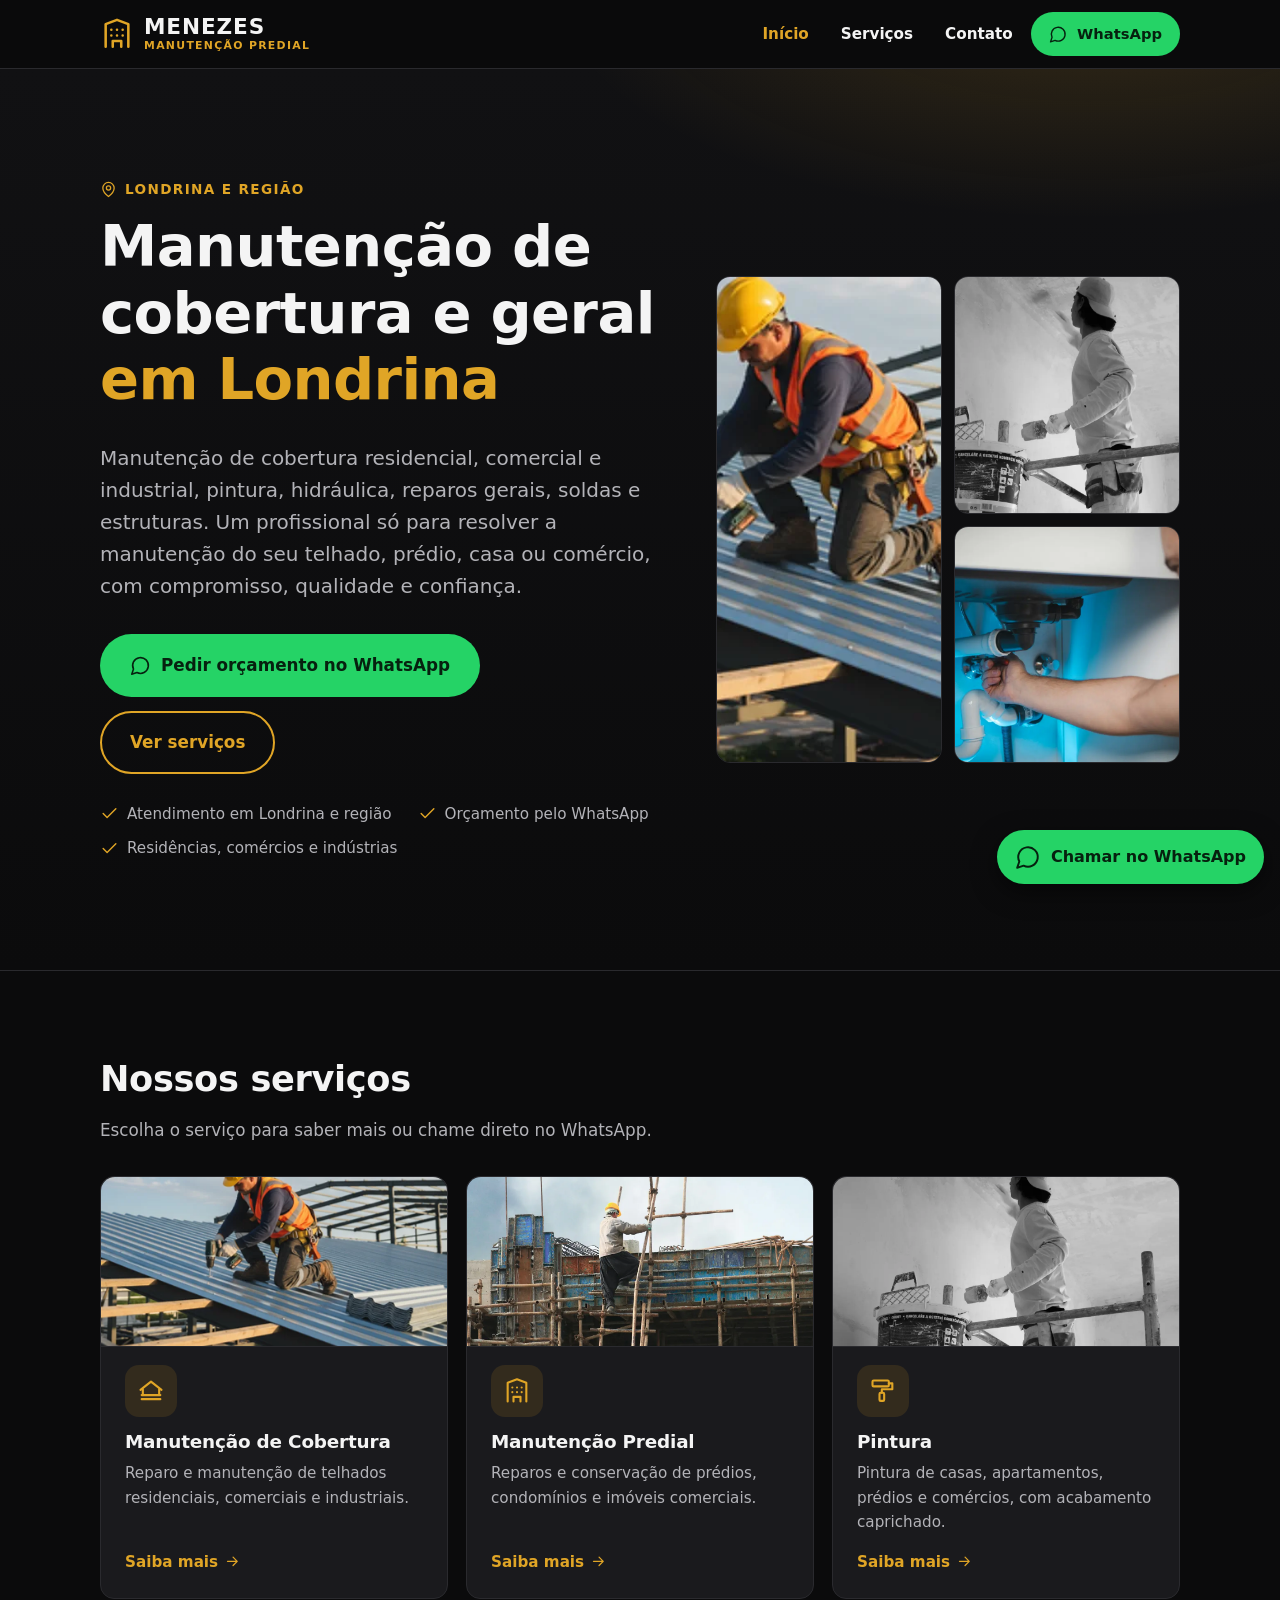
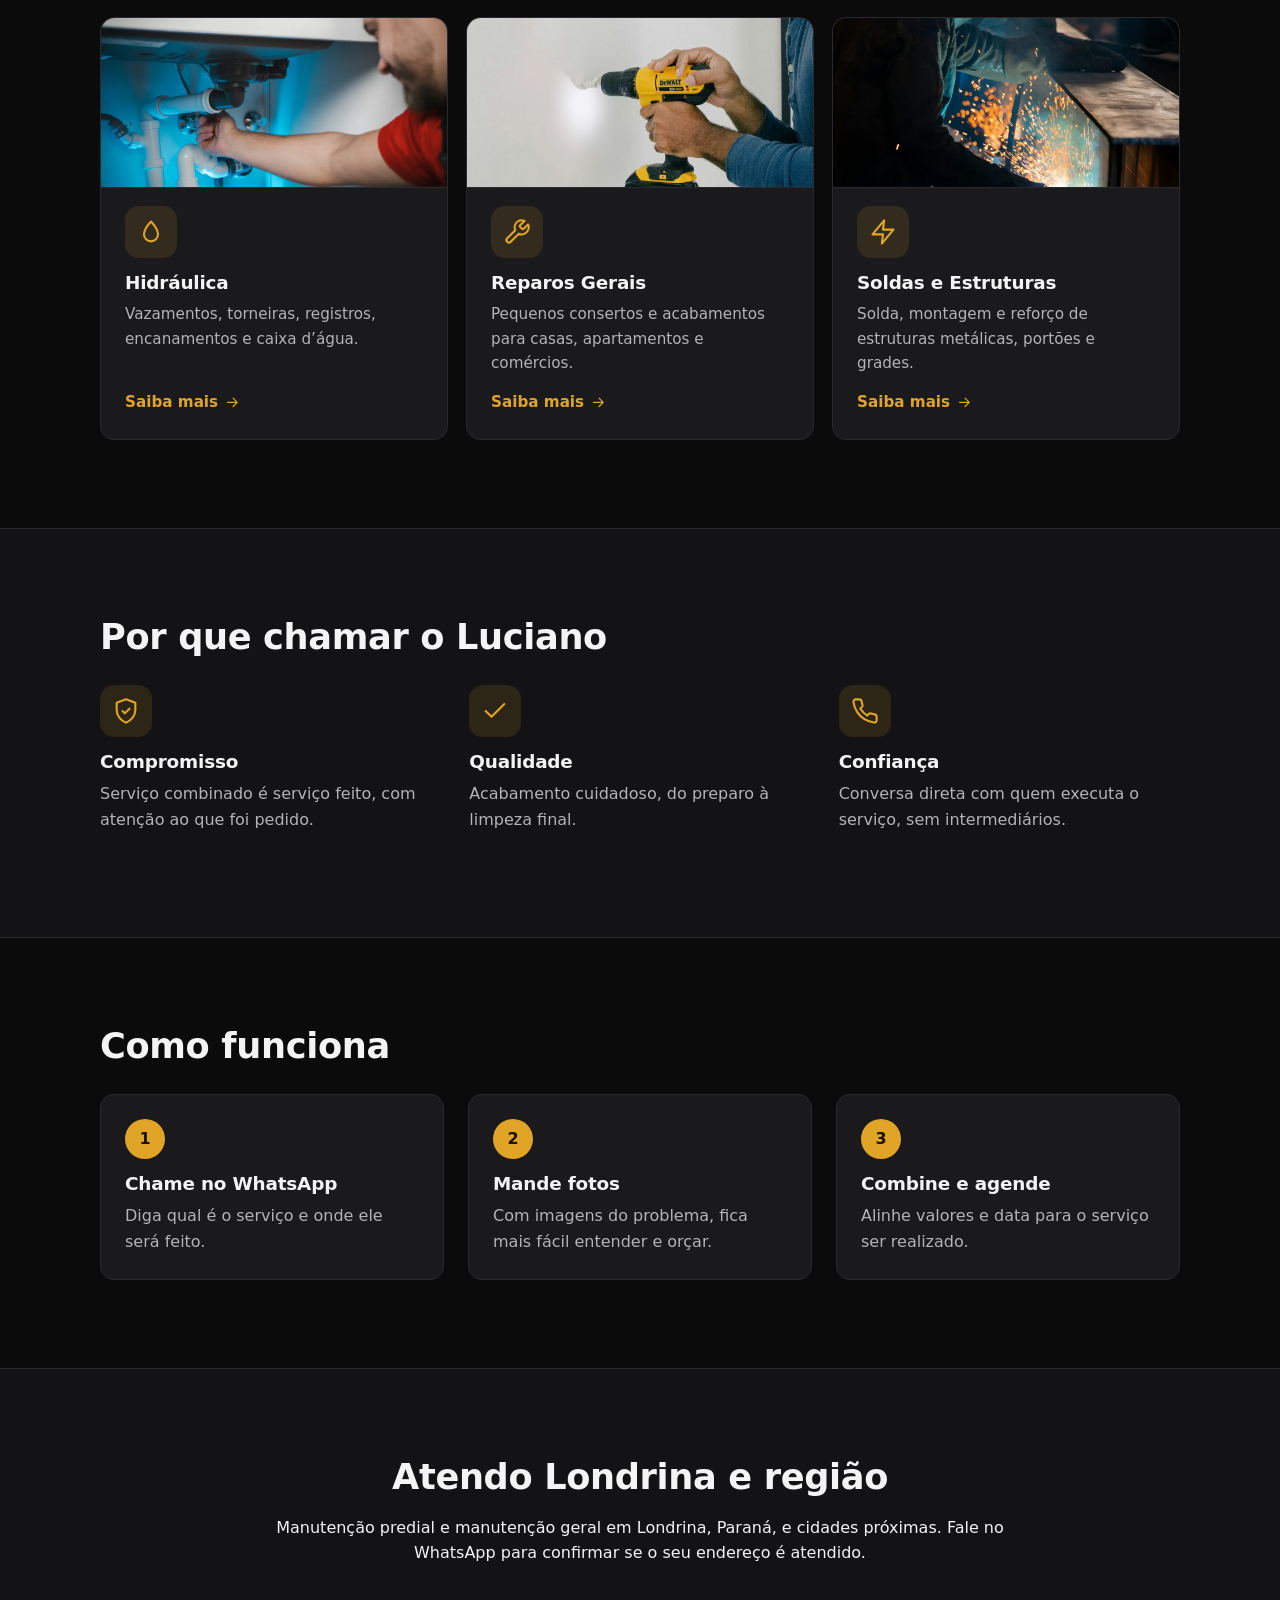
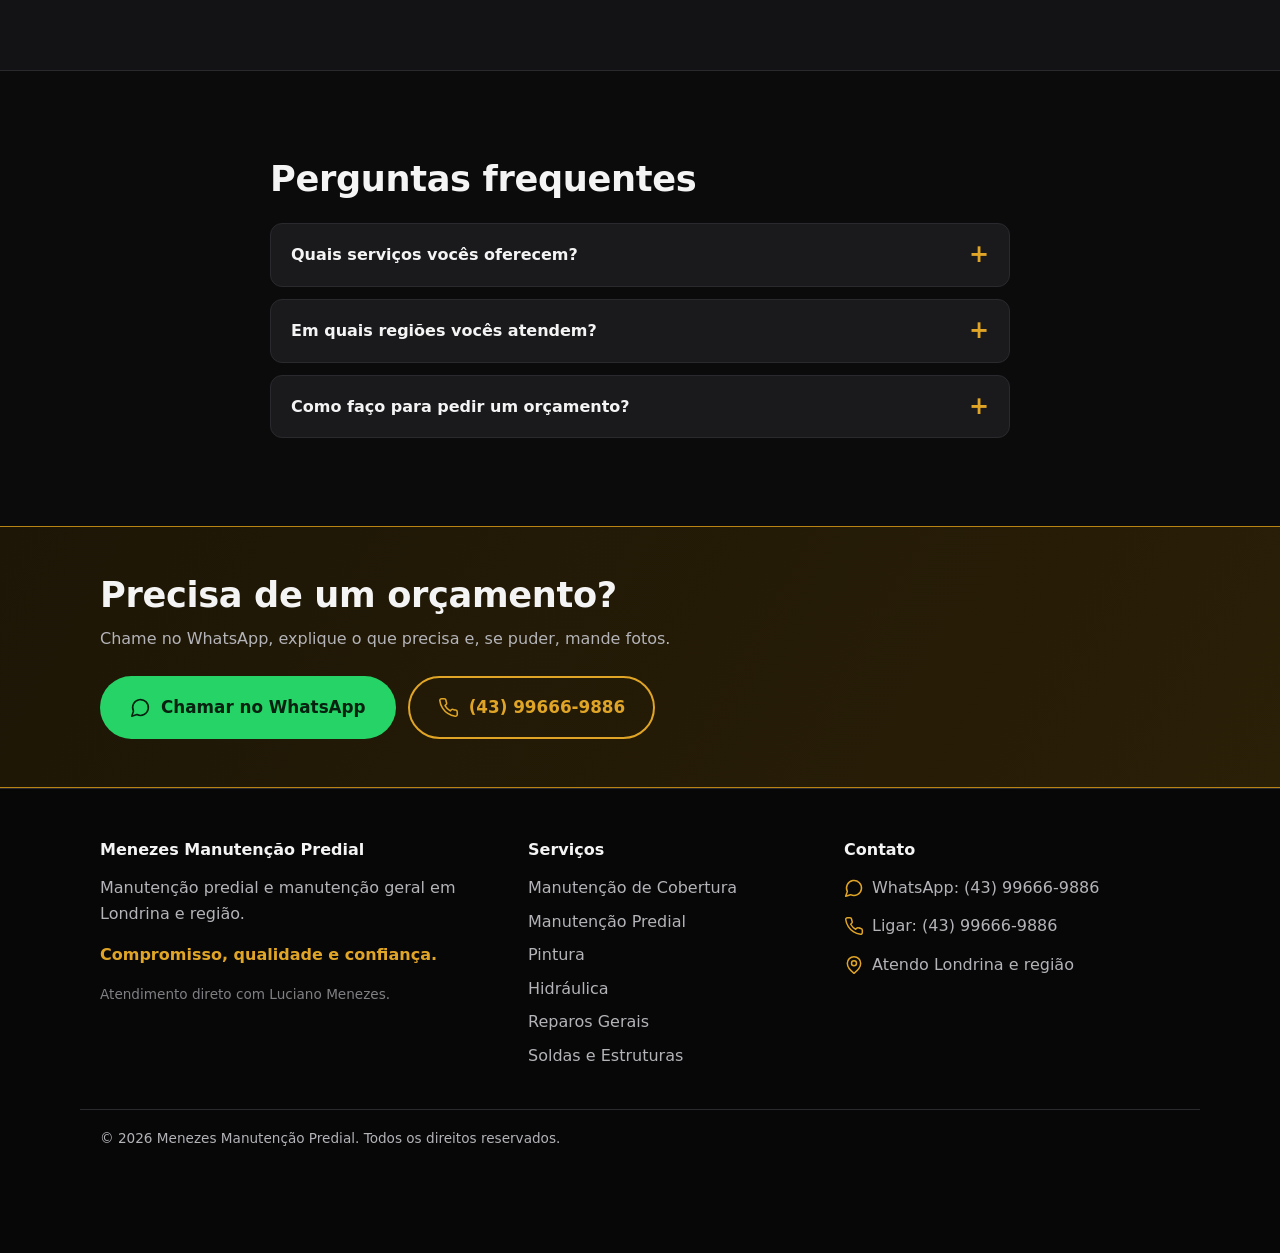
<file: index.html>
<!DOCTYPE html>
<html lang="pt-BR">
<head>
<meta charset="utf-8">
<meta name="viewport" content="width=device-width, initial-scale=1">
<title>Manutenção de Cobertura, Predial e Geral em Londrina | Menezes</title>
<meta name="description" content="Manutenção de cobertura residencial, comercial e industrial em Londrina e região, além de manutenção predial, pintura, hidráulica, reparos gerais e soldas. Compromisso, qualidade e confiança. Chame no WhatsApp.">
<meta name="robots" content="index, follow, max-image-preview:large">
<meta name="theme-color" content="#0b0b0c">
<meta name="google-site-verification" content="fst-cAtm29KEh7OEC2O_mf-YQy0w2K6UAZYn08d-RNc">
<link rel="canonical" href="https://lucianomanutencao.com.br/">
<link rel="icon" href="/favicon.svg" type="image/svg+xml">
<meta name="geo.region" content="BR-PR">
<meta name="geo.placename" content="Londrina">
<meta property="og:type" content="website">
<meta property="og:locale" content="pt_BR">
<meta property="og:site_name" content="Menezes Manutenção Predial">
<meta property="og:title" content="Manutenção de Cobertura, Predial e Geral em Londrina | Menezes">
<meta property="og:description" content="Manutenção de cobertura residencial, comercial e industrial em Londrina e região, além de manutenção predial, pintura, hidráulica, reparos gerais e soldas. Compromisso, qualidade e confiança. Chame no WhatsApp.">
<meta property="og:url" content="https://lucianomanutencao.com.br/">
<meta property="og:image" content="https://lucianomanutencao.com.br/img/og.jpg">
<meta property="og:image:width" content="1200">
<meta property="og:image:height" content="630">
<meta name="twitter:card" content="summary_large_image">
<meta name="twitter:image" content="https://lucianomanutencao.com.br/img/og.jpg">
<link rel="stylesheet" href="/css/style.css">

<script type="application/ld+json">
{
  "@context": "https://schema.org",
  "@graph": [
    {
      "@type": [
        "HomeAndConstructionBusiness",
        "LocalBusiness"
      ],
      "@id": "https://lucianomanutencao.com.br/#negocio",
      "name": "Menezes Manutenção Predial",
      "url": "https://lucianomanutencao.com.br/",
      "telephone": "+55-43-99666-9886",
      "description": "Manutenção de cobertura residencial, comercial e industrial, manutenção predial e manutenção geral em Londrina e região: pintura, hidráulica, reparos gerais, soldas e estruturas metálicas.",
      "founder": {
        "@type": "Person",
        "name": "Luciano Menezes"
      },
      "areaServed": {
        "@type": "City",
        "name": "Londrina",
        "containedInPlace": {
          "@type": "AdministrativeArea",
          "name": "Paraná"
        }
      },
      "address": {
        "@type": "PostalAddress",
        "addressLocality": "Londrina",
        "addressRegion": "PR",
        "addressCountry": "BR"
      },
      "makesOffer": [
        {
          "@type": "Offer",
          "itemOffered": {
            "@type": "Service",
            "name": "Manutenção de Cobertura",
            "url": "https://lucianomanutencao.com.br/servicos/manutencao-de-cobertura"
          }
        },
        {
          "@type": "Offer",
          "itemOffered": {
            "@type": "Service",
            "name": "Manutenção Predial",
            "url": "https://lucianomanutencao.com.br/servicos/manutencao-predial"
          }
        },
        {
          "@type": "Offer",
          "itemOffered": {
            "@type": "Service",
            "name": "Pintura",
            "url": "https://lucianomanutencao.com.br/servicos/pintura"
          }
        },
        {
          "@type": "Offer",
          "itemOffered": {
            "@type": "Service",
            "name": "Hidráulica",
            "url": "https://lucianomanutencao.com.br/servicos/hidraulica"
          }
        },
        {
          "@type": "Offer",
          "itemOffered": {
            "@type": "Service",
            "name": "Reparos Gerais",
            "url": "https://lucianomanutencao.com.br/servicos/reparos-gerais"
          }
        },
        {
          "@type": "Offer",
          "itemOffered": {
            "@type": "Service",
            "name": "Soldas e Estruturas",
            "url": "https://lucianomanutencao.com.br/servicos/soldas-e-estruturas"
          }
        }
      ]
    },
    {
      "@type": "WebSite",
      "@id": "https://lucianomanutencao.com.br/#site",
      "url": "https://lucianomanutencao.com.br/",
      "name": "Menezes Manutenção Predial",
      "inLanguage": "pt-BR"
    },
    {
      "@type": "FAQPage",
      "mainEntity": [
        {
          "@type": "Question",
          "name": "Quais serviços vocês oferecem?",
          "acceptedAnswer": {
            "@type": "Answer",
            "text": "Manutenção de cobertura residencial, comercial e industrial, além de manutenção predial, pintura, hidráulica, reparos gerais e soldas e estruturas metálicas, para casas, prédios, condomínios, comércios e indústrias."
          }
        },
        {
          "@type": "Question",
          "name": "Em quais regiões vocês atendem?",
          "acceptedAnswer": {
            "@type": "Answer",
            "text": "Atendo Londrina e região. Chame no WhatsApp para confirmar se o seu endereço está na área de atendimento."
          }
        },
        {
          "@type": "Question",
          "name": "Como faço para pedir um orçamento?",
          "acceptedAnswer": {
            "@type": "Answer",
            "text": "Pelo WhatsApp (43) 99666-9886. Descreva o serviço e envie fotos, se possível."
          }
        }
      ]
    }
  ]
}
</script>
</head>
<body>

<header class="site-header">
  <div class="container header-inner">
    <a class="brand" href="/" aria-label="Menezes Manutenção Predial - página inicial">
      <span class="brand-mark"><svg class="icon" viewBox="0 0 24 24" fill="none" stroke="currentColor" stroke-width="1.8" stroke-linecap="round" stroke-linejoin="round" aria-hidden="true" focusable="false"><path d="M4 21V5l8-3 8 3v16"/><path d="M9 21v-4h6v4"/><path d="M8 9h.01M12 9h.01M16 9h.01M8 13h.01M12 13h.01M16 13h.01"/></svg></span>
      <span class="brand-text"><strong>MENEZES</strong><small>Manutenção Predial</small></span>
    </a>
    <button class="nav-toggle" type="button" aria-expanded="false" aria-controls="menu" aria-label="Abrir menu">
      <svg class="icon icon-open" viewBox="0 0 24 24" fill="none" stroke="currentColor" stroke-width="1.8" stroke-linecap="round" stroke-linejoin="round" aria-hidden="true" focusable="false"><path d="M4 6h16M4 12h16M4 18h16"/></svg><svg class="icon icon-close" viewBox="0 0 24 24" fill="none" stroke="currentColor" stroke-width="1.8" stroke-linecap="round" stroke-linejoin="round" aria-hidden="true" focusable="false"><path d="M6 6l12 12M18 6 6 18"/></svg>
    </button>
    <nav id="menu" class="nav" aria-label="Principal">
      <ul>
        <li><a href="/" aria-current="page">Início</a></li>
        <li class="has-sub">
          <a href="/#servicos">Serviços</a>
          <ul class="sub">
            <li><a href="/servicos/manutencao-de-cobertura">Manutenção de Cobertura</a></li>
            <li><a href="/servicos/manutencao-predial">Manutenção Predial</a></li>
            <li><a href="/servicos/pintura">Pintura</a></li>
            <li><a href="/servicos/hidraulica">Hidráulica</a></li>
            <li><a href="/servicos/reparos-gerais">Reparos Gerais</a></li>
            <li><a href="/servicos/soldas-e-estruturas">Soldas e Estruturas</a></li>
          </ul>
        </li>
        <li><a href="/#contato">Contato</a></li>
        <li><a class="btn btn-wa btn-sm" href="https://wa.me/5543996669886?text=Ol%C3%A1%2C%20Luciano!%20Vi%20o%20site%20e%20gostaria%20de%20um%20or%C3%A7amento." target="_blank" rel="noopener"><svg class="icon" viewBox="0 0 24 24" fill="none" stroke="currentColor" stroke-width="1.8" stroke-linecap="round" stroke-linejoin="round" aria-hidden="true" focusable="false"><path d="M7.9 20A9 9 0 1 0 4 16.1L2 22Z"/></svg> WhatsApp</a></li>
      </ul>
    </nav>
  </div>
</header>
<main>
  <section class="hero">
    <div class="container hero-grid">
    <div class="hero-inner">
      <p class="eyebrow"><svg class="icon" viewBox="0 0 24 24" fill="none" stroke="currentColor" stroke-width="1.8" stroke-linecap="round" stroke-linejoin="round" aria-hidden="true" focusable="false"><path d="M20 10c0 6-8 12-8 12s-8-6-8-12a8 8 0 0 1 16 0z"/><circle cx="12" cy="10" r="3"/></svg> Londrina e região</p>
      <h1>Manutenção de cobertura e geral <span class="gold">em Londrina</span></h1>
      <p class="hero-lead">Manutenção de cobertura residencial, comercial e industrial, pintura, hidráulica, reparos gerais, soldas e estruturas. Um profissional só para resolver a manutenção do seu telhado, prédio, casa ou comércio, com compromisso, qualidade e confiança.</p>
      <div class="hero-actions">
        <a class="btn btn-wa btn-lg" href="https://wa.me/5543996669886?text=Ol%C3%A1%2C%20Luciano!%20Vi%20o%20site%20e%20gostaria%20de%20um%20or%C3%A7amento." target="_blank" rel="noopener"><svg class="icon" viewBox="0 0 24 24" fill="none" stroke="currentColor" stroke-width="1.8" stroke-linecap="round" stroke-linejoin="round" aria-hidden="true" focusable="false"><path d="M7.9 20A9 9 0 1 0 4 16.1L2 22Z"/></svg> Pedir orçamento no WhatsApp</a>
        <a class="btn btn-ghost btn-lg" href="#servicos">Ver serviços</a>
      </div>
      <ul class="hero-points">
        <li><svg class="icon" viewBox="0 0 24 24" fill="none" stroke="currentColor" stroke-width="1.8" stroke-linecap="round" stroke-linejoin="round" aria-hidden="true" focusable="false"><path d="M20 6 9 17l-5-5"/></svg> Atendimento em Londrina e região</li>
        <li><svg class="icon" viewBox="0 0 24 24" fill="none" stroke="currentColor" stroke-width="1.8" stroke-linecap="round" stroke-linejoin="round" aria-hidden="true" focusable="false"><path d="M20 6 9 17l-5-5"/></svg> Orçamento pelo WhatsApp</li>
        <li><svg class="icon" viewBox="0 0 24 24" fill="none" stroke="currentColor" stroke-width="1.8" stroke-linecap="round" stroke-linejoin="round" aria-hidden="true" focusable="false"><path d="M20 6 9 17l-5-5"/></svg> Residências, comércios e indústrias</li>
      </ul>
    </div>
    <div class="hero-photos" aria-hidden="false">
      <img class="hp-main" src="/img/cobertura.webp" alt="Profissional de capacete instalando telhado metálico com parafusadeira" width="1200" height="750" fetchpriority="high" decoding="async">
      <img class="hp-a" src="/img/pintura.webp" alt="Pintor trabalhando em parede sobre andaime" width="1200" height="750" fetchpriority="high" decoding="async">
      <img class="hp-b" src="/img/hidraulica.webp" alt="Profissional consertando encanamento sob a pia" width="1200" height="750" fetchpriority="high" decoding="async">
    </div>
    </div>
  </section>

  <section class="section" id="servicos" aria-labelledby="serv-t">
    <div class="container">
      <h2 id="serv-t">Nossos serviços</h2>
      <p class="section-lead">Escolha o serviço para saber mais ou chame direto no WhatsApp.</p>
      <div class="cards">
        <a class="card" href="/servicos/manutencao-de-cobertura">
          <img class="card-img" src="/img/cobertura.webp" alt="Profissional de capacete instalando telhado metálico com parafusadeira" width="1200" height="750" loading="lazy" decoding="async">
          <span class="card-icon"><svg class="icon" viewBox="0 0 24 24" fill="none" stroke="currentColor" stroke-width="1.8" stroke-linecap="round" stroke-linejoin="round" aria-hidden="true" focusable="false"><path d="M3 11 12 4l9 7"/><path d="M5 10.5v4M19 10.5v4"/><path d="M4 15.5h16M4 19h16"/></svg></span>
          <h3>Manutenção de Cobertura</h3>
          <p>Reparo e manutenção de telhados residenciais, comerciais e industriais.</p>
          <span class="card-link">Saiba mais <svg class="icon" viewBox="0 0 24 24" fill="none" stroke="currentColor" stroke-width="1.8" stroke-linecap="round" stroke-linejoin="round" aria-hidden="true" focusable="false"><path d="M5 12h14M13 6l6 6-6 6"/></svg></span>
        </a>
        <a class="card" href="/servicos/manutencao-predial">
          <img class="card-img" src="/img/predial.webp" alt="Profissional em andaime trabalhando em prédio" width="1200" height="750" loading="lazy" decoding="async">
          <span class="card-icon"><svg class="icon" viewBox="0 0 24 24" fill="none" stroke="currentColor" stroke-width="1.8" stroke-linecap="round" stroke-linejoin="round" aria-hidden="true" focusable="false"><path d="M4 21V5l8-3 8 3v16"/><path d="M9 21v-4h6v4"/><path d="M8 9h.01M12 9h.01M16 9h.01M8 13h.01M12 13h.01M16 13h.01"/></svg></span>
          <h3>Manutenção Predial</h3>
          <p>Reparos e conservação de prédios, condomínios e imóveis comerciais.</p>
          <span class="card-link">Saiba mais <svg class="icon" viewBox="0 0 24 24" fill="none" stroke="currentColor" stroke-width="1.8" stroke-linecap="round" stroke-linejoin="round" aria-hidden="true" focusable="false"><path d="M5 12h14M13 6l6 6-6 6"/></svg></span>
        </a>
        <a class="card" href="/servicos/pintura">
          <img class="card-img" src="/img/pintura.webp" alt="Pintor trabalhando em parede sobre andaime" width="1200" height="750" loading="lazy" decoding="async">
          <span class="card-icon"><svg class="icon" viewBox="0 0 24 24" fill="none" stroke="currentColor" stroke-width="1.8" stroke-linecap="round" stroke-linejoin="round" aria-hidden="true" focusable="false"><rect x="3" y="3" width="14" height="5" rx="1"/><path d="M17 5.5h3v5h-9v3"/><rect x="9" y="13.5" width="4" height="7" rx="1"/></svg></span>
          <h3>Pintura</h3>
          <p>Pintura de casas, apartamentos, prédios e comércios, com acabamento caprichado.</p>
          <span class="card-link">Saiba mais <svg class="icon" viewBox="0 0 24 24" fill="none" stroke="currentColor" stroke-width="1.8" stroke-linecap="round" stroke-linejoin="round" aria-hidden="true" focusable="false"><path d="M5 12h14M13 6l6 6-6 6"/></svg></span>
        </a>
        <a class="card" href="/servicos/hidraulica">
          <img class="card-img" src="/img/hidraulica.webp" alt="Profissional consertando encanamento sob a pia" width="1200" height="750" loading="lazy" decoding="async">
          <span class="card-icon"><svg class="icon" viewBox="0 0 24 24" fill="none" stroke="currentColor" stroke-width="1.8" stroke-linecap="round" stroke-linejoin="round" aria-hidden="true" focusable="false"><path d="M12 3s6 6.5 6 11a6 6 0 0 1-12 0c0-4.5 6-11 6-11z"/></svg></span>
          <h3>Hidráulica</h3>
          <p>Vazamentos, torneiras, registros, encanamentos e caixa d’água.</p>
          <span class="card-link">Saiba mais <svg class="icon" viewBox="0 0 24 24" fill="none" stroke="currentColor" stroke-width="1.8" stroke-linecap="round" stroke-linejoin="round" aria-hidden="true" focusable="false"><path d="M5 12h14M13 6l6 6-6 6"/></svg></span>
        </a>
        <a class="card" href="/servicos/reparos-gerais">
          <img class="card-img" src="/img/reparos.webp" alt="Profissional usando furadeira em parede" width="1200" height="750" loading="lazy" decoding="async">
          <span class="card-icon"><svg class="icon" viewBox="0 0 24 24" fill="none" stroke="currentColor" stroke-width="1.8" stroke-linecap="round" stroke-linejoin="round" aria-hidden="true" focusable="false"><path d="M14.7 6.3a1 1 0 0 0 0 1.4l1.6 1.6a1 1 0 0 0 1.4 0l3.77-3.77a6 6 0 0 1-7.94 7.94l-6.91 6.91a2.12 2.12 0 0 1-3-3l6.91-6.91a6 6 0 0 1 7.94-7.94l-3.76 3.76z"/></svg></span>
          <h3>Reparos Gerais</h3>
          <p>Pequenos consertos e acabamentos para casas, apartamentos e comércios.</p>
          <span class="card-link">Saiba mais <svg class="icon" viewBox="0 0 24 24" fill="none" stroke="currentColor" stroke-width="1.8" stroke-linecap="round" stroke-linejoin="round" aria-hidden="true" focusable="false"><path d="M5 12h14M13 6l6 6-6 6"/></svg></span>
        </a>
        <a class="card" href="/servicos/soldas-e-estruturas">
          <img class="card-img" src="/img/solda.webp" alt="Soldador trabalhando em estrutura metálica com faíscas" width="1200" height="750" loading="lazy" decoding="async">
          <span class="card-icon"><svg class="icon" viewBox="0 0 24 24" fill="none" stroke="currentColor" stroke-width="1.8" stroke-linecap="round" stroke-linejoin="round" aria-hidden="true" focusable="false"><path d="M13 2 3 14h9l-1 8 10-12h-9l1-8z"/></svg></span>
          <h3>Soldas e Estruturas</h3>
          <p>Solda, montagem e reforço de estruturas metálicas, portões e grades.</p>
          <span class="card-link">Saiba mais <svg class="icon" viewBox="0 0 24 24" fill="none" stroke="currentColor" stroke-width="1.8" stroke-linecap="round" stroke-linejoin="round" aria-hidden="true" focusable="false"><path d="M5 12h14M13 6l6 6-6 6"/></svg></span>
        </a>
      </div>
    </div>
  </section>

  <section class="section section-alt" aria-labelledby="why-t">
    <div class="container">
      <h2 id="why-t">Por que chamar o Luciano</h2>
      <div class="why">
        <div><span class="card-icon"><svg class="icon" viewBox="0 0 24 24" fill="none" stroke="currentColor" stroke-width="1.8" stroke-linecap="round" stroke-linejoin="round" aria-hidden="true" focusable="false"><path d="M12 2 4 5v6c0 5 3.4 9.4 8 11 4.6-1.6 8-6 8-11V5l-8-3z"/><path d="m9 12 2 2 4-4"/></svg></span><h3>Compromisso</h3><p>Serviço combinado é serviço feito, com atenção ao que foi pedido.</p></div>
        <div><span class="card-icon"><svg class="icon" viewBox="0 0 24 24" fill="none" stroke="currentColor" stroke-width="1.8" stroke-linecap="round" stroke-linejoin="round" aria-hidden="true" focusable="false"><path d="M20 6 9 17l-5-5"/></svg></span><h3>Qualidade</h3><p>Acabamento cuidadoso, do preparo à limpeza final.</p></div>
        <div><span class="card-icon"><svg class="icon" viewBox="0 0 24 24" fill="none" stroke="currentColor" stroke-width="1.8" stroke-linecap="round" stroke-linejoin="round" aria-hidden="true" focusable="false"><path d="M22 16.9v3a2 2 0 0 1-2.2 2 19.8 19.8 0 0 1-8.6-3.1 19.5 19.5 0 0 1-6-6A19.8 19.8 0 0 1 2.1 4.2 2 2 0 0 1 4.1 2h3a2 2 0 0 1 2 1.7c.1 1 .4 1.9.7 2.8a2 2 0 0 1-.5 2.1L8 9.9a16 16 0 0 0 6 6l1.3-1.3a2 2 0 0 1 2.1-.4c.9.3 1.8.6 2.8.7a2 2 0 0 1 1.7 2z"/></svg></span><h3>Confiança</h3><p>Conversa direta com quem executa o serviço, sem intermediários.</p></div>
      </div>
    </div>
  </section>

  <section class="section" aria-labelledby="como-t">
    <div class="container">
      <h2 id="como-t">Como funciona</h2>
      <ol class="steps">
        <li><span class="step-n">1</span><h3>Chame no WhatsApp</h3><p>Diga qual é o serviço e onde ele será feito.</p></li>
        <li><span class="step-n">2</span><h3>Mande fotos</h3><p>Com imagens do problema, fica mais fácil entender e orçar.</p></li>
        <li><span class="step-n">3</span><h3>Combine e agende</h3><p>Alinhe valores e data para o serviço ser realizado.</p></li>
      </ol>
    </div>
  </section>

  <section class="section section-alt" aria-labelledby="area-t">
    <div class="container narrow center">
      <h2 id="area-t">Atendo Londrina e região</h2>
      <p>Manutenção predial e manutenção geral em Londrina, Paraná, e cidades próximas. Fale no WhatsApp para confirmar se o seu endereço é atendido.</p>
    </div>
  </section>

  
<section class="section" aria-labelledby="faq-t">
  <div class="container narrow">
    <h2 id="faq-t">Perguntas frequentes</h2>
    <div class="faq">
      <details><summary>Quais serviços vocês oferecem?</summary><p>Manutenção de cobertura residencial, comercial e industrial, além de manutenção predial, pintura, hidráulica, reparos gerais e soldas e estruturas metálicas, para casas, prédios, condomínios, comércios e indústrias.</p></details>
      <details><summary>Em quais regiões vocês atendem?</summary><p>Atendo Londrina e região. Chame no WhatsApp para confirmar se o seu endereço está na área de atendimento.</p></details>
      <details><summary>Como faço para pedir um orçamento?</summary><p>Pelo WhatsApp (43) 99666-9886. Descreva o serviço e envie fotos, se possível.</p></details>
    </div>
  </div>
</section>
  
<section class="cta-band">
  <div class="container cta-inner">
    <div>
      <h2>Precisa de um orçamento?</h2>
      <p>Chame no WhatsApp, explique o que precisa e, se puder, mande fotos.</p>
    </div>
    <div class="cta-actions">
      <a class="btn btn-wa btn-lg" href="https://wa.me/5543996669886?text=Ol%C3%A1%2C%20Luciano!%20Vi%20o%20site%20e%20gostaria%20de%20um%20or%C3%A7amento." target="_blank" rel="noopener"><svg class="icon" viewBox="0 0 24 24" fill="none" stroke="currentColor" stroke-width="1.8" stroke-linecap="round" stroke-linejoin="round" aria-hidden="true" focusable="false"><path d="M7.9 20A9 9 0 1 0 4 16.1L2 22Z"/></svg> Chamar no WhatsApp</a>
      <a class="btn btn-ghost btn-lg" href="tel:+5543996669886"><svg class="icon" viewBox="0 0 24 24" fill="none" stroke="currentColor" stroke-width="1.8" stroke-linecap="round" stroke-linejoin="round" aria-hidden="true" focusable="false"><path d="M22 16.9v3a2 2 0 0 1-2.2 2 19.8 19.8 0 0 1-8.6-3.1 19.5 19.5 0 0 1-6-6A19.8 19.8 0 0 1 2.1 4.2 2 2 0 0 1 4.1 2h3a2 2 0 0 1 2 1.7c.1 1 .4 1.9.7 2.8a2 2 0 0 1-.5 2.1L8 9.9a16 16 0 0 0 6 6l1.3-1.3a2 2 0 0 1 2.1-.4c.9.3 1.8.6 2.8.7a2 2 0 0 1 1.7 2z"/></svg> (43) 99666-9886</a>
    </div>
  </div>
</section>
</main>

<footer class="site-footer" id="contato">
  <div class="container footer-grid">
    <div>
      <p class="footer-title">Menezes Manutenção Predial</p>
      <p>Manutenção predial e manutenção geral em Londrina e região.</p>
      <p class="footer-tag">Compromisso, qualidade e confiança.</p>
      <p class="footer-owner">Atendimento direto com Luciano Menezes.</p>
    </div>
    <div>
      <p class="footer-title">Serviços</p>
      <ul>
        <li><a href="/servicos/manutencao-de-cobertura">Manutenção de Cobertura</a></li>
        <li><a href="/servicos/manutencao-predial">Manutenção Predial</a></li>
        <li><a href="/servicos/pintura">Pintura</a></li>
        <li><a href="/servicos/hidraulica">Hidráulica</a></li>
        <li><a href="/servicos/reparos-gerais">Reparos Gerais</a></li>
        <li><a href="/servicos/soldas-e-estruturas">Soldas e Estruturas</a></li>
      </ul>
    </div>
    <div>
      <p class="footer-title">Contato</p>
      <ul>
        <li><a href="https://wa.me/5543996669886?text=Ol%C3%A1%2C%20Luciano!%20Vi%20o%20site%20e%20gostaria%20de%20um%20or%C3%A7amento." target="_blank" rel="noopener"><svg class="icon" viewBox="0 0 24 24" fill="none" stroke="currentColor" stroke-width="1.8" stroke-linecap="round" stroke-linejoin="round" aria-hidden="true" focusable="false"><path d="M7.9 20A9 9 0 1 0 4 16.1L2 22Z"/></svg> WhatsApp: (43) 99666-9886</a></li>
        <li><a href="tel:+5543996669886"><svg class="icon" viewBox="0 0 24 24" fill="none" stroke="currentColor" stroke-width="1.8" stroke-linecap="round" stroke-linejoin="round" aria-hidden="true" focusable="false"><path d="M22 16.9v3a2 2 0 0 1-2.2 2 19.8 19.8 0 0 1-8.6-3.1 19.5 19.5 0 0 1-6-6A19.8 19.8 0 0 1 2.1 4.2 2 2 0 0 1 4.1 2h3a2 2 0 0 1 2 1.7c.1 1 .4 1.9.7 2.8a2 2 0 0 1-.5 2.1L8 9.9a16 16 0 0 0 6 6l1.3-1.3a2 2 0 0 1 2.1-.4c.9.3 1.8.6 2.8.7a2 2 0 0 1 1.7 2z"/></svg> Ligar: (43) 99666-9886</a></li>
        <li><span><svg class="icon" viewBox="0 0 24 24" fill="none" stroke="currentColor" stroke-width="1.8" stroke-linecap="round" stroke-linejoin="round" aria-hidden="true" focusable="false"><path d="M20 10c0 6-8 12-8 12s-8-6-8-12a8 8 0 0 1 16 0z"/><circle cx="12" cy="10" r="3"/></svg> Atendo Londrina e região</span></li>
      </ul>
    </div>
  </div>
  <div class="container footer-bottom">
    <p>© <span id="ano">2026</span> Menezes Manutenção Predial. Todos os direitos reservados.</p>
  </div>
</footer>
<a class="wa-float" href="https://wa.me/5543996669886?text=Ol%C3%A1%2C%20Luciano!%20Vi%20o%20site%20e%20gostaria%20de%20um%20or%C3%A7amento." target="_blank" rel="noopener" aria-label="Chamar no WhatsApp"><svg class="icon" viewBox="0 0 24 24" fill="none" stroke="currentColor" stroke-width="1.8" stroke-linecap="round" stroke-linejoin="round" aria-hidden="true" focusable="false"><path d="M7.9 20A9 9 0 1 0 4 16.1L2 22Z"/></svg><span>Chamar no WhatsApp</span></a>
<script src="/js/main.js" defer></script>
</body>
</html>
</file>
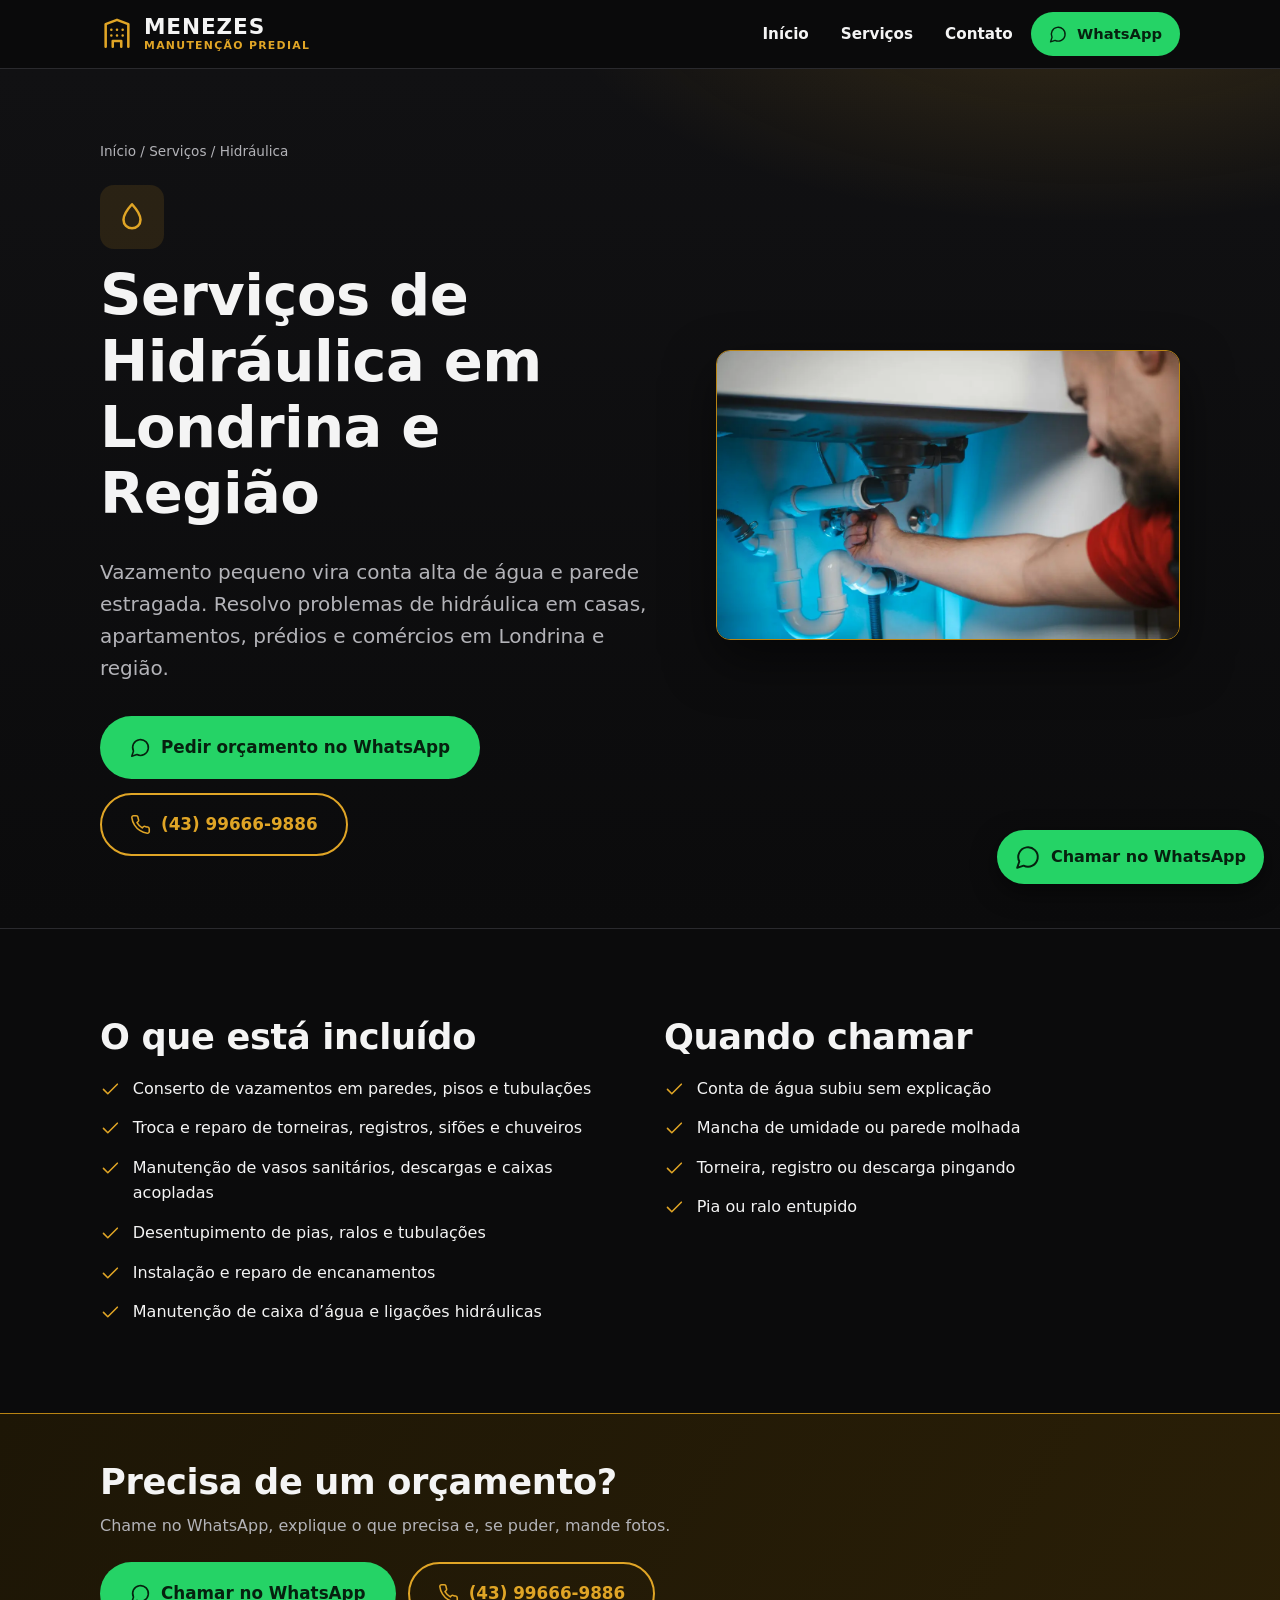
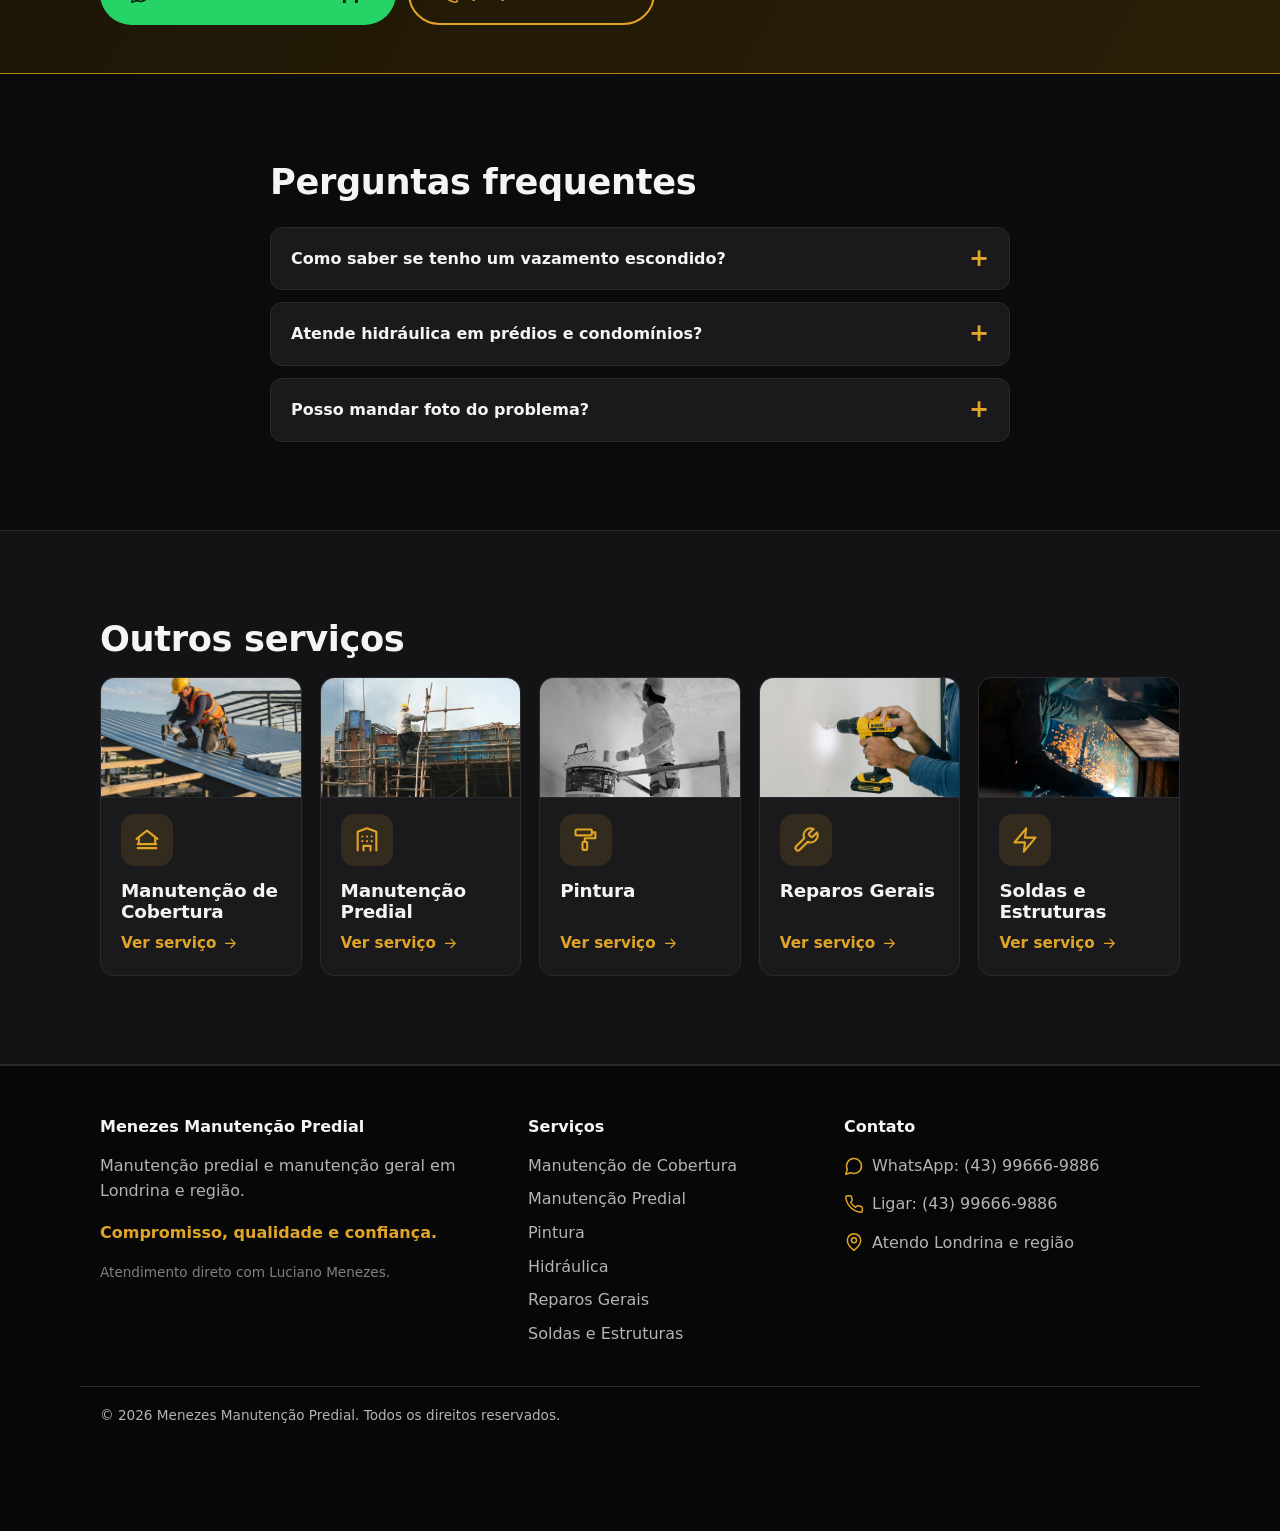
<file: servicos/hidraulica.html>
<!DOCTYPE html>
<html lang="pt-BR">
<head>
<meta charset="utf-8">
<meta name="viewport" content="width=device-width, initial-scale=1">
<title>Hidráulica em Londrina: Vazamentos e Reparos | Menezes</title>
<meta name="description" content="Serviços de hidráulica em Londrina e região: vazamentos, torneiras, registros, encanamentos e caixa d’água. Chame no WhatsApp e peça orçamento.">
<meta name="robots" content="index, follow, max-image-preview:large">
<meta name="theme-color" content="#0b0b0c">
<meta name="google-site-verification" content="fst-cAtm29KEh7OEC2O_mf-YQy0w2K6UAZYn08d-RNc">
<link rel="canonical" href="https://lucianomanutencao.com.br/servicos/hidraulica">
<link rel="icon" href="/favicon.svg" type="image/svg+xml">
<meta name="geo.region" content="BR-PR">
<meta name="geo.placename" content="Londrina">
<meta property="og:type" content="website">
<meta property="og:locale" content="pt_BR">
<meta property="og:site_name" content="Menezes Manutenção Predial">
<meta property="og:title" content="Hidráulica em Londrina: Vazamentos e Reparos | Menezes">
<meta property="og:description" content="Serviços de hidráulica em Londrina e região: vazamentos, torneiras, registros, encanamentos e caixa d’água. Chame no WhatsApp e peça orçamento.">
<meta property="og:url" content="https://lucianomanutencao.com.br/servicos/hidraulica">
<meta property="og:image" content="https://lucianomanutencao.com.br/img/og.jpg">
<meta property="og:image:width" content="1200">
<meta property="og:image:height" content="630">
<meta name="twitter:card" content="summary_large_image">
<meta name="twitter:image" content="https://lucianomanutencao.com.br/img/og.jpg">
<link rel="stylesheet" href="/css/style.css">

<script type="application/ld+json">
{
  "@context": "https://schema.org",
  "@graph": [
    {
      "@type": [
        "HomeAndConstructionBusiness",
        "LocalBusiness"
      ],
      "@id": "https://lucianomanutencao.com.br/#negocio",
      "name": "Menezes Manutenção Predial",
      "url": "https://lucianomanutencao.com.br/",
      "telephone": "+55-43-99666-9886",
      "description": "Manutenção de cobertura residencial, comercial e industrial, manutenção predial e manutenção geral em Londrina e região: pintura, hidráulica, reparos gerais, soldas e estruturas metálicas.",
      "founder": {
        "@type": "Person",
        "name": "Luciano Menezes"
      },
      "areaServed": {
        "@type": "City",
        "name": "Londrina",
        "containedInPlace": {
          "@type": "AdministrativeArea",
          "name": "Paraná"
        }
      },
      "address": {
        "@type": "PostalAddress",
        "addressLocality": "Londrina",
        "addressRegion": "PR",
        "addressCountry": "BR"
      },
      "makesOffer": [
        {
          "@type": "Offer",
          "itemOffered": {
            "@type": "Service",
            "name": "Manutenção de Cobertura",
            "url": "https://lucianomanutencao.com.br/servicos/manutencao-de-cobertura"
          }
        },
        {
          "@type": "Offer",
          "itemOffered": {
            "@type": "Service",
            "name": "Manutenção Predial",
            "url": "https://lucianomanutencao.com.br/servicos/manutencao-predial"
          }
        },
        {
          "@type": "Offer",
          "itemOffered": {
            "@type": "Service",
            "name": "Pintura",
            "url": "https://lucianomanutencao.com.br/servicos/pintura"
          }
        },
        {
          "@type": "Offer",
          "itemOffered": {
            "@type": "Service",
            "name": "Hidráulica",
            "url": "https://lucianomanutencao.com.br/servicos/hidraulica"
          }
        },
        {
          "@type": "Offer",
          "itemOffered": {
            "@type": "Service",
            "name": "Reparos Gerais",
            "url": "https://lucianomanutencao.com.br/servicos/reparos-gerais"
          }
        },
        {
          "@type": "Offer",
          "itemOffered": {
            "@type": "Service",
            "name": "Soldas e Estruturas",
            "url": "https://lucianomanutencao.com.br/servicos/soldas-e-estruturas"
          }
        }
      ]
    },
    {
      "@type": "Service",
      "@id": "https://lucianomanutencao.com.br/servicos/hidraulica#servico",
      "name": "Serviços de Hidráulica em Londrina e Região",
      "serviceType": "Hidráulica",
      "description": "Serviços de hidráulica em Londrina e região: vazamentos, torneiras, registros, encanamentos e caixa d’água. Chame no WhatsApp e peça orçamento.",
      "provider": {
        "@id": "https://lucianomanutencao.com.br/#negocio"
      },
      "areaServed": {
        "@type": "City",
        "name": "Londrina"
      },
      "url": "https://lucianomanutencao.com.br/servicos/hidraulica",
      "image": "https://lucianomanutencao.com.br/img/hidraulica.webp"
    },
    {
      "@type": "BreadcrumbList",
      "itemListElement": [
        {
          "@type": "ListItem",
          "position": 1,
          "name": "Início",
          "item": "https://lucianomanutencao.com.br/"
        },
        {
          "@type": "ListItem",
          "position": 2,
          "name": "Serviços",
          "item": "https://lucianomanutencao.com.br/#servicos"
        },
        {
          "@type": "ListItem",
          "position": 3,
          "name": "Hidráulica",
          "item": "https://lucianomanutencao.com.br/servicos/hidraulica"
        }
      ]
    },
    {
      "@type": "FAQPage",
      "mainEntity": [
        {
          "@type": "Question",
          "name": "Como saber se tenho um vazamento escondido?",
          "acceptedAnswer": {
            "@type": "Answer",
            "text": "Sinais comuns são conta de água mais alta sem motivo, mancha ou bolha na parede e barulho de água com tudo fechado. Se notar algum deles, chame para avaliar."
          }
        },
        {
          "@type": "Question",
          "name": "Atende hidráulica em prédios e condomínios?",
          "acceptedAnswer": {
            "@type": "Answer",
            "text": "Sim. Atendo casas, apartamentos, prédios e comércios em Londrina e região."
          }
        },
        {
          "@type": "Question",
          "name": "Posso mandar foto do problema?",
          "acceptedAnswer": {
            "@type": "Answer",
            "text": "Pode e ajuda muito. Mande as fotos pelo WhatsApp e explique o que está acontecendo para agilizar o atendimento."
          }
        }
      ]
    }
  ]
}
</script>
</head>
<body>

<header class="site-header">
  <div class="container header-inner">
    <a class="brand" href="/" aria-label="Menezes Manutenção Predial - página inicial">
      <span class="brand-mark"><svg class="icon" viewBox="0 0 24 24" fill="none" stroke="currentColor" stroke-width="1.8" stroke-linecap="round" stroke-linejoin="round" aria-hidden="true" focusable="false"><path d="M4 21V5l8-3 8 3v16"/><path d="M9 21v-4h6v4"/><path d="M8 9h.01M12 9h.01M16 9h.01M8 13h.01M12 13h.01M16 13h.01"/></svg></span>
      <span class="brand-text"><strong>MENEZES</strong><small>Manutenção Predial</small></span>
    </a>
    <button class="nav-toggle" type="button" aria-expanded="false" aria-controls="menu" aria-label="Abrir menu">
      <svg class="icon icon-open" viewBox="0 0 24 24" fill="none" stroke="currentColor" stroke-width="1.8" stroke-linecap="round" stroke-linejoin="round" aria-hidden="true" focusable="false"><path d="M4 6h16M4 12h16M4 18h16"/></svg><svg class="icon icon-close" viewBox="0 0 24 24" fill="none" stroke="currentColor" stroke-width="1.8" stroke-linecap="round" stroke-linejoin="round" aria-hidden="true" focusable="false"><path d="M6 6l12 12M18 6 6 18"/></svg>
    </button>
    <nav id="menu" class="nav" aria-label="Principal">
      <ul>
        <li><a href="/">Início</a></li>
        <li class="has-sub">
          <a href="/#servicos">Serviços</a>
          <ul class="sub">
            <li><a href="/servicos/manutencao-de-cobertura">Manutenção de Cobertura</a></li>
            <li><a href="/servicos/manutencao-predial">Manutenção Predial</a></li>
            <li><a href="/servicos/pintura">Pintura</a></li>
            <li><a href="/servicos/hidraulica" aria-current="page">Hidráulica</a></li>
            <li><a href="/servicos/reparos-gerais">Reparos Gerais</a></li>
            <li><a href="/servicos/soldas-e-estruturas">Soldas e Estruturas</a></li>
          </ul>
        </li>
        <li><a href="/#contato">Contato</a></li>
        <li><a class="btn btn-wa btn-sm" href="https://wa.me/5543996669886?text=Ol%C3%A1%2C%20Luciano!%20Vi%20o%20site%20e%20gostaria%20de%20um%20or%C3%A7amento." target="_blank" rel="noopener"><svg class="icon" viewBox="0 0 24 24" fill="none" stroke="currentColor" stroke-width="1.8" stroke-linecap="round" stroke-linejoin="round" aria-hidden="true" focusable="false"><path d="M7.9 20A9 9 0 1 0 4 16.1L2 22Z"/></svg> WhatsApp</a></li>
      </ul>
    </nav>
  </div>
</header>
<main>
  <section class="page-hero">
    <div class="container hero-grid">
    <div class="hero-inner">
      <nav class="breadcrumb" aria-label="Você está em">
        <a href="/">Início</a> <span aria-hidden="true">/</span> <a href="/#servicos">Serviços</a> <span aria-hidden="true">/</span> <span aria-current="page">Hidráulica</span>
      </nav>
      <span class="card-icon big"><svg class="icon" viewBox="0 0 24 24" fill="none" stroke="currentColor" stroke-width="1.8" stroke-linecap="round" stroke-linejoin="round" aria-hidden="true" focusable="false"><path d="M12 3s6 6.5 6 11a6 6 0 0 1-12 0c0-4.5 6-11 6-11z"/></svg></span>
      <h1>Serviços de Hidráulica em Londrina e Região</h1>
      <p class="hero-lead">Vazamento pequeno vira conta alta de água e parede estragada. Resolvo problemas de hidráulica em casas, apartamentos, prédios e comércios em Londrina e região.</p>
      <div class="hero-actions">
        <a class="btn btn-wa btn-lg" href="https://wa.me/5543996669886?text=Ol%C3%A1%2C%20Luciano!%20Vi%20o%20site%20e%20preciso%20de%20um%20servi%C3%A7o%20de%20hidr%C3%A1ulica.%20Pode%20me%20ajudar%3F" target="_blank" rel="noopener"><svg class="icon" viewBox="0 0 24 24" fill="none" stroke="currentColor" stroke-width="1.8" stroke-linecap="round" stroke-linejoin="round" aria-hidden="true" focusable="false"><path d="M7.9 20A9 9 0 1 0 4 16.1L2 22Z"/></svg> Pedir orçamento no WhatsApp</a>
        <a class="btn btn-ghost btn-lg" href="tel:+5543996669886"><svg class="icon" viewBox="0 0 24 24" fill="none" stroke="currentColor" stroke-width="1.8" stroke-linecap="round" stroke-linejoin="round" aria-hidden="true" focusable="false"><path d="M22 16.9v3a2 2 0 0 1-2.2 2 19.8 19.8 0 0 1-8.6-3.1 19.5 19.5 0 0 1-6-6A19.8 19.8 0 0 1 2.1 4.2 2 2 0 0 1 4.1 2h3a2 2 0 0 1 2 1.7c.1 1 .4 1.9.7 2.8a2 2 0 0 1-.5 2.1L8 9.9a16 16 0 0 0 6 6l1.3-1.3a2 2 0 0 1 2.1-.4c.9.3 1.8.6 2.8.7a2 2 0 0 1 1.7 2z"/></svg> (43) 99666-9886</a>
      </div>
    </div>
    <div class="page-photo"><img class="pp-img" src="/img/hidraulica.webp" alt="Profissional consertando encanamento sob a pia" width="1200" height="750" fetchpriority="high" decoding="async"></div>
    </div>
  </section>

  <section class="section" aria-labelledby="inc-t">
    <div class="container two-col">
      <div>
        <h2 id="inc-t">O que está incluído</h2>
        <ul class="checklist">
          <li><svg class="icon" viewBox="0 0 24 24" fill="none" stroke="currentColor" stroke-width="1.8" stroke-linecap="round" stroke-linejoin="round" aria-hidden="true" focusable="false"><path d="M20 6 9 17l-5-5"/></svg><span>Conserto de vazamentos em paredes, pisos e tubulações</span></li>
          <li><svg class="icon" viewBox="0 0 24 24" fill="none" stroke="currentColor" stroke-width="1.8" stroke-linecap="round" stroke-linejoin="round" aria-hidden="true" focusable="false"><path d="M20 6 9 17l-5-5"/></svg><span>Troca e reparo de torneiras, registros, sifões e chuveiros</span></li>
          <li><svg class="icon" viewBox="0 0 24 24" fill="none" stroke="currentColor" stroke-width="1.8" stroke-linecap="round" stroke-linejoin="round" aria-hidden="true" focusable="false"><path d="M20 6 9 17l-5-5"/></svg><span>Manutenção de vasos sanitários, descargas e caixas acopladas</span></li>
          <li><svg class="icon" viewBox="0 0 24 24" fill="none" stroke="currentColor" stroke-width="1.8" stroke-linecap="round" stroke-linejoin="round" aria-hidden="true" focusable="false"><path d="M20 6 9 17l-5-5"/></svg><span>Desentupimento de pias, ralos e tubulações</span></li>
          <li><svg class="icon" viewBox="0 0 24 24" fill="none" stroke="currentColor" stroke-width="1.8" stroke-linecap="round" stroke-linejoin="round" aria-hidden="true" focusable="false"><path d="M20 6 9 17l-5-5"/></svg><span>Instalação e reparo de encanamentos</span></li>
          <li><svg class="icon" viewBox="0 0 24 24" fill="none" stroke="currentColor" stroke-width="1.8" stroke-linecap="round" stroke-linejoin="round" aria-hidden="true" focusable="false"><path d="M20 6 9 17l-5-5"/></svg><span>Manutenção de caixa d’água e ligações hidráulicas</span></li>
        </ul>
      </div>
      <div>
        <h2>Quando chamar</h2>
        <ul class="checklist">
          <li><svg class="icon" viewBox="0 0 24 24" fill="none" stroke="currentColor" stroke-width="1.8" stroke-linecap="round" stroke-linejoin="round" aria-hidden="true" focusable="false"><path d="M20 6 9 17l-5-5"/></svg><span>Conta de água subiu sem explicação</span></li>
          <li><svg class="icon" viewBox="0 0 24 24" fill="none" stroke="currentColor" stroke-width="1.8" stroke-linecap="round" stroke-linejoin="round" aria-hidden="true" focusable="false"><path d="M20 6 9 17l-5-5"/></svg><span>Mancha de umidade ou parede molhada</span></li>
          <li><svg class="icon" viewBox="0 0 24 24" fill="none" stroke="currentColor" stroke-width="1.8" stroke-linecap="round" stroke-linejoin="round" aria-hidden="true" focusable="false"><path d="M20 6 9 17l-5-5"/></svg><span>Torneira, registro ou descarga pingando</span></li>
          <li><svg class="icon" viewBox="0 0 24 24" fill="none" stroke="currentColor" stroke-width="1.8" stroke-linecap="round" stroke-linejoin="round" aria-hidden="true" focusable="false"><path d="M20 6 9 17l-5-5"/></svg><span>Pia ou ralo entupido</span></li>
        </ul>
      </div>
    </div>
  </section>

  
<section class="cta-band">
  <div class="container cta-inner">
    <div>
      <h2>Precisa de um orçamento?</h2>
      <p>Chame no WhatsApp, explique o que precisa e, se puder, mande fotos.</p>
    </div>
    <div class="cta-actions">
      <a class="btn btn-wa btn-lg" href="https://wa.me/5543996669886?text=Ol%C3%A1%2C%20Luciano!%20Vi%20o%20site%20e%20preciso%20de%20um%20servi%C3%A7o%20de%20hidr%C3%A1ulica.%20Pode%20me%20ajudar%3F" target="_blank" rel="noopener"><svg class="icon" viewBox="0 0 24 24" fill="none" stroke="currentColor" stroke-width="1.8" stroke-linecap="round" stroke-linejoin="round" aria-hidden="true" focusable="false"><path d="M7.9 20A9 9 0 1 0 4 16.1L2 22Z"/></svg> Chamar no WhatsApp</a>
      <a class="btn btn-ghost btn-lg" href="tel:+5543996669886"><svg class="icon" viewBox="0 0 24 24" fill="none" stroke="currentColor" stroke-width="1.8" stroke-linecap="round" stroke-linejoin="round" aria-hidden="true" focusable="false"><path d="M22 16.9v3a2 2 0 0 1-2.2 2 19.8 19.8 0 0 1-8.6-3.1 19.5 19.5 0 0 1-6-6A19.8 19.8 0 0 1 2.1 4.2 2 2 0 0 1 4.1 2h3a2 2 0 0 1 2 1.7c.1 1 .4 1.9.7 2.8a2 2 0 0 1-.5 2.1L8 9.9a16 16 0 0 0 6 6l1.3-1.3a2 2 0 0 1 2.1-.4c.9.3 1.8.6 2.8.7a2 2 0 0 1 1.7 2z"/></svg> (43) 99666-9886</a>
    </div>
  </div>
</section>
  
<section class="section" aria-labelledby="faq-t">
  <div class="container narrow">
    <h2 id="faq-t">Perguntas frequentes</h2>
    <div class="faq">
      <details><summary>Como saber se tenho um vazamento escondido?</summary><p>Sinais comuns são conta de água mais alta sem motivo, mancha ou bolha na parede e barulho de água com tudo fechado. Se notar algum deles, chame para avaliar.</p></details>
      <details><summary>Atende hidráulica em prédios e condomínios?</summary><p>Sim. Atendo casas, apartamentos, prédios e comércios em Londrina e região.</p></details>
      <details><summary>Posso mandar foto do problema?</summary><p>Pode e ajuda muito. Mande as fotos pelo WhatsApp e explique o que está acontecendo para agilizar o atendimento.</p></details>
    </div>
  </div>
</section>

  <section class="section section-alt" aria-labelledby="outros-t">
    <div class="container">
      <h2 id="outros-t">Outros serviços</h2>
      <div class="cards cards-sm">
        <a class="card" href="/servicos/manutencao-de-cobertura"><img class="card-img" src="/img/cobertura.webp" alt="Profissional de capacete instalando telhado metálico com parafusadeira" width="1200" height="750" loading="lazy" decoding="async"><span class="card-icon"><svg class="icon" viewBox="0 0 24 24" fill="none" stroke="currentColor" stroke-width="1.8" stroke-linecap="round" stroke-linejoin="round" aria-hidden="true" focusable="false"><path d="M3 11 12 4l9 7"/><path d="M5 10.5v4M19 10.5v4"/><path d="M4 15.5h16M4 19h16"/></svg></span><h3>Manutenção de Cobertura</h3><span class="card-link">Ver serviço <svg class="icon" viewBox="0 0 24 24" fill="none" stroke="currentColor" stroke-width="1.8" stroke-linecap="round" stroke-linejoin="round" aria-hidden="true" focusable="false"><path d="M5 12h14M13 6l6 6-6 6"/></svg></span></a>
        <a class="card" href="/servicos/manutencao-predial"><img class="card-img" src="/img/predial.webp" alt="Profissional em andaime trabalhando em prédio" width="1200" height="750" loading="lazy" decoding="async"><span class="card-icon"><svg class="icon" viewBox="0 0 24 24" fill="none" stroke="currentColor" stroke-width="1.8" stroke-linecap="round" stroke-linejoin="round" aria-hidden="true" focusable="false"><path d="M4 21V5l8-3 8 3v16"/><path d="M9 21v-4h6v4"/><path d="M8 9h.01M12 9h.01M16 9h.01M8 13h.01M12 13h.01M16 13h.01"/></svg></span><h3>Manutenção Predial</h3><span class="card-link">Ver serviço <svg class="icon" viewBox="0 0 24 24" fill="none" stroke="currentColor" stroke-width="1.8" stroke-linecap="round" stroke-linejoin="round" aria-hidden="true" focusable="false"><path d="M5 12h14M13 6l6 6-6 6"/></svg></span></a>
        <a class="card" href="/servicos/pintura"><img class="card-img" src="/img/pintura.webp" alt="Pintor trabalhando em parede sobre andaime" width="1200" height="750" loading="lazy" decoding="async"><span class="card-icon"><svg class="icon" viewBox="0 0 24 24" fill="none" stroke="currentColor" stroke-width="1.8" stroke-linecap="round" stroke-linejoin="round" aria-hidden="true" focusable="false"><rect x="3" y="3" width="14" height="5" rx="1"/><path d="M17 5.5h3v5h-9v3"/><rect x="9" y="13.5" width="4" height="7" rx="1"/></svg></span><h3>Pintura</h3><span class="card-link">Ver serviço <svg class="icon" viewBox="0 0 24 24" fill="none" stroke="currentColor" stroke-width="1.8" stroke-linecap="round" stroke-linejoin="round" aria-hidden="true" focusable="false"><path d="M5 12h14M13 6l6 6-6 6"/></svg></span></a>
        <a class="card" href="/servicos/reparos-gerais"><img class="card-img" src="/img/reparos.webp" alt="Profissional usando furadeira em parede" width="1200" height="750" loading="lazy" decoding="async"><span class="card-icon"><svg class="icon" viewBox="0 0 24 24" fill="none" stroke="currentColor" stroke-width="1.8" stroke-linecap="round" stroke-linejoin="round" aria-hidden="true" focusable="false"><path d="M14.7 6.3a1 1 0 0 0 0 1.4l1.6 1.6a1 1 0 0 0 1.4 0l3.77-3.77a6 6 0 0 1-7.94 7.94l-6.91 6.91a2.12 2.12 0 0 1-3-3l6.91-6.91a6 6 0 0 1 7.94-7.94l-3.76 3.76z"/></svg></span><h3>Reparos Gerais</h3><span class="card-link">Ver serviço <svg class="icon" viewBox="0 0 24 24" fill="none" stroke="currentColor" stroke-width="1.8" stroke-linecap="round" stroke-linejoin="round" aria-hidden="true" focusable="false"><path d="M5 12h14M13 6l6 6-6 6"/></svg></span></a>
        <a class="card" href="/servicos/soldas-e-estruturas"><img class="card-img" src="/img/solda.webp" alt="Soldador trabalhando em estrutura metálica com faíscas" width="1200" height="750" loading="lazy" decoding="async"><span class="card-icon"><svg class="icon" viewBox="0 0 24 24" fill="none" stroke="currentColor" stroke-width="1.8" stroke-linecap="round" stroke-linejoin="round" aria-hidden="true" focusable="false"><path d="M13 2 3 14h9l-1 8 10-12h-9l1-8z"/></svg></span><h3>Soldas e Estruturas</h3><span class="card-link">Ver serviço <svg class="icon" viewBox="0 0 24 24" fill="none" stroke="currentColor" stroke-width="1.8" stroke-linecap="round" stroke-linejoin="round" aria-hidden="true" focusable="false"><path d="M5 12h14M13 6l6 6-6 6"/></svg></span></a>
      </div>
    </div>
  </section>
</main>

<footer class="site-footer" id="contato">
  <div class="container footer-grid">
    <div>
      <p class="footer-title">Menezes Manutenção Predial</p>
      <p>Manutenção predial e manutenção geral em Londrina e região.</p>
      <p class="footer-tag">Compromisso, qualidade e confiança.</p>
      <p class="footer-owner">Atendimento direto com Luciano Menezes.</p>
    </div>
    <div>
      <p class="footer-title">Serviços</p>
      <ul>
        <li><a href="/servicos/manutencao-de-cobertura">Manutenção de Cobertura</a></li>
        <li><a href="/servicos/manutencao-predial">Manutenção Predial</a></li>
        <li><a href="/servicos/pintura">Pintura</a></li>
        <li><a href="/servicos/hidraulica">Hidráulica</a></li>
        <li><a href="/servicos/reparos-gerais">Reparos Gerais</a></li>
        <li><a href="/servicos/soldas-e-estruturas">Soldas e Estruturas</a></li>
      </ul>
    </div>
    <div>
      <p class="footer-title">Contato</p>
      <ul>
        <li><a href="https://wa.me/5543996669886?text=Ol%C3%A1%2C%20Luciano!%20Vi%20o%20site%20e%20gostaria%20de%20um%20or%C3%A7amento." target="_blank" rel="noopener"><svg class="icon" viewBox="0 0 24 24" fill="none" stroke="currentColor" stroke-width="1.8" stroke-linecap="round" stroke-linejoin="round" aria-hidden="true" focusable="false"><path d="M7.9 20A9 9 0 1 0 4 16.1L2 22Z"/></svg> WhatsApp: (43) 99666-9886</a></li>
        <li><a href="tel:+5543996669886"><svg class="icon" viewBox="0 0 24 24" fill="none" stroke="currentColor" stroke-width="1.8" stroke-linecap="round" stroke-linejoin="round" aria-hidden="true" focusable="false"><path d="M22 16.9v3a2 2 0 0 1-2.2 2 19.8 19.8 0 0 1-8.6-3.1 19.5 19.5 0 0 1-6-6A19.8 19.8 0 0 1 2.1 4.2 2 2 0 0 1 4.1 2h3a2 2 0 0 1 2 1.7c.1 1 .4 1.9.7 2.8a2 2 0 0 1-.5 2.1L8 9.9a16 16 0 0 0 6 6l1.3-1.3a2 2 0 0 1 2.1-.4c.9.3 1.8.6 2.8.7a2 2 0 0 1 1.7 2z"/></svg> Ligar: (43) 99666-9886</a></li>
        <li><span><svg class="icon" viewBox="0 0 24 24" fill="none" stroke="currentColor" stroke-width="1.8" stroke-linecap="round" stroke-linejoin="round" aria-hidden="true" focusable="false"><path d="M20 10c0 6-8 12-8 12s-8-6-8-12a8 8 0 0 1 16 0z"/><circle cx="12" cy="10" r="3"/></svg> Atendo Londrina e região</span></li>
      </ul>
    </div>
  </div>
  <div class="container footer-bottom">
    <p>© <span id="ano">2026</span> Menezes Manutenção Predial. Todos os direitos reservados.</p>
  </div>
</footer>
<a class="wa-float" href="https://wa.me/5543996669886?text=Ol%C3%A1%2C%20Luciano!%20Vi%20o%20site%20e%20gostaria%20de%20um%20or%C3%A7amento." target="_blank" rel="noopener" aria-label="Chamar no WhatsApp"><svg class="icon" viewBox="0 0 24 24" fill="none" stroke="currentColor" stroke-width="1.8" stroke-linecap="round" stroke-linejoin="round" aria-hidden="true" focusable="false"><path d="M7.9 20A9 9 0 1 0 4 16.1L2 22Z"/></svg><span>Chamar no WhatsApp</span></a>
<script src="/js/main.js" defer></script>
</body>
</html>
</file>
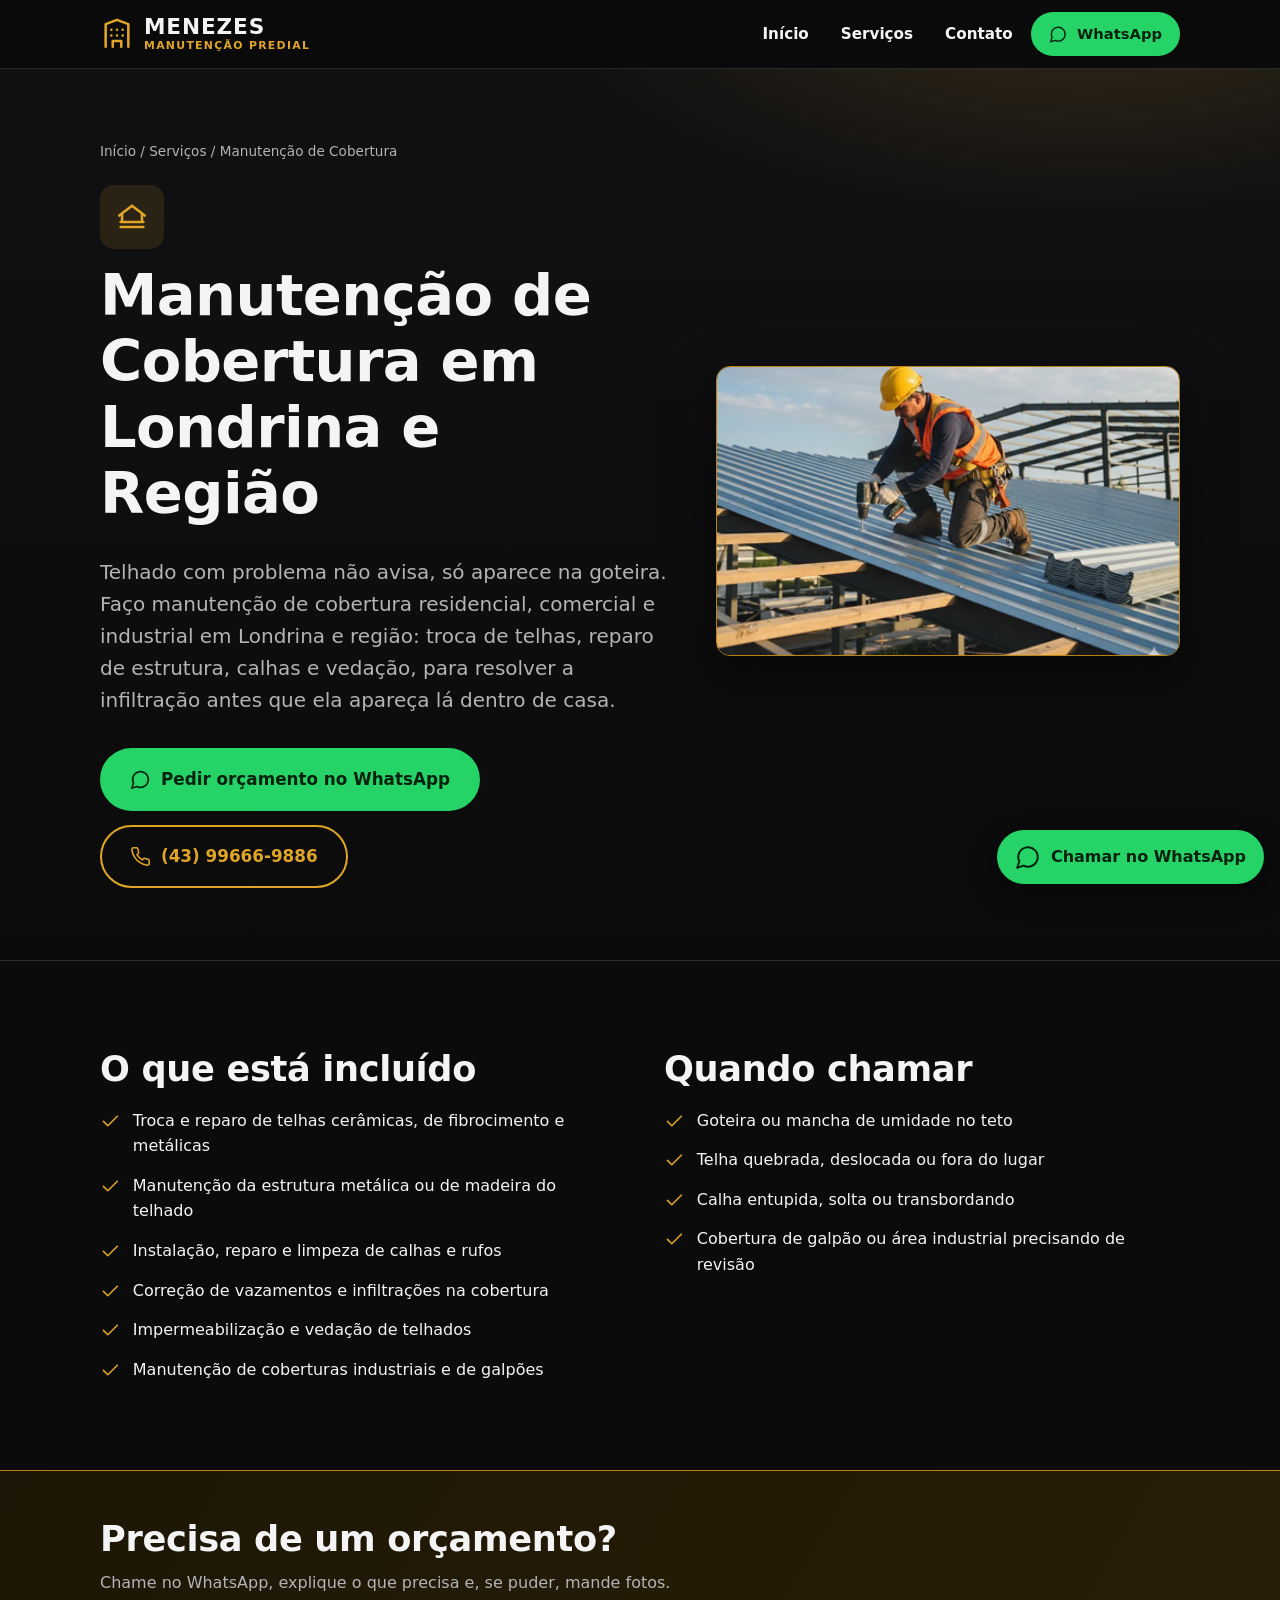
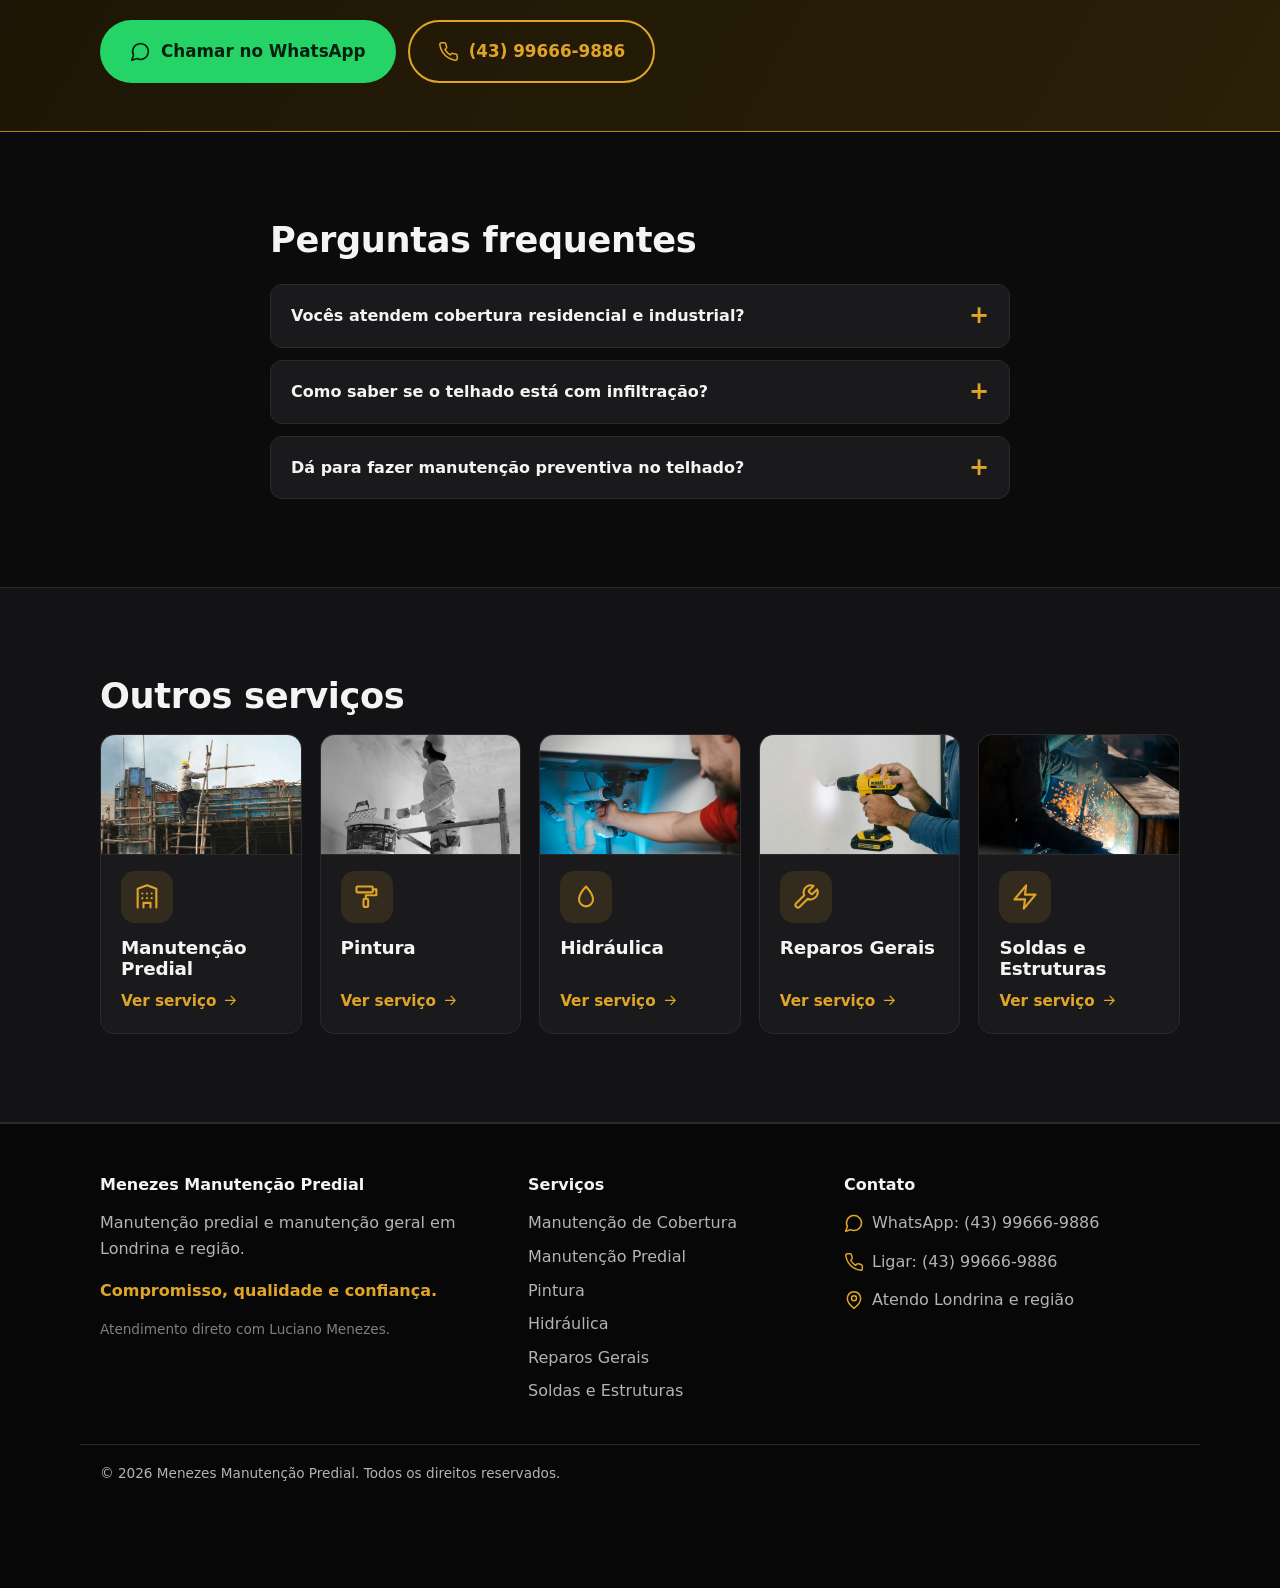
<file: servicos/manutencao-de-cobertura.html>
<!DOCTYPE html>
<html lang="pt-BR">
<head>
<meta charset="utf-8">
<meta name="viewport" content="width=device-width, initial-scale=1">
<title>Manutenção de Cobertura Residencial, Comercial e Industrial em Londrina | Menezes</title>
<meta name="description" content="Manutenção de cobertura residencial, comercial e industrial em Londrina e região: telhas, calhas, rufos e estrutura do telhado. Chame no WhatsApp e peça orçamento.">
<meta name="robots" content="index, follow, max-image-preview:large">
<meta name="theme-color" content="#0b0b0c">
<meta name="google-site-verification" content="fst-cAtm29KEh7OEC2O_mf-YQy0w2K6UAZYn08d-RNc">
<link rel="canonical" href="https://lucianomanutencao.com.br/servicos/manutencao-de-cobertura">
<link rel="icon" href="/favicon.svg" type="image/svg+xml">
<meta name="geo.region" content="BR-PR">
<meta name="geo.placename" content="Londrina">
<meta property="og:type" content="website">
<meta property="og:locale" content="pt_BR">
<meta property="og:site_name" content="Menezes Manutenção Predial">
<meta property="og:title" content="Manutenção de Cobertura Residencial, Comercial e Industrial em Londrina | Menezes">
<meta property="og:description" content="Manutenção de cobertura residencial, comercial e industrial em Londrina e região: telhas, calhas, rufos e estrutura do telhado. Chame no WhatsApp e peça orçamento.">
<meta property="og:url" content="https://lucianomanutencao.com.br/servicos/manutencao-de-cobertura">
<meta property="og:image" content="https://lucianomanutencao.com.br/img/og.jpg">
<meta property="og:image:width" content="1200">
<meta property="og:image:height" content="630">
<meta name="twitter:card" content="summary_large_image">
<meta name="twitter:image" content="https://lucianomanutencao.com.br/img/og.jpg">
<link rel="stylesheet" href="/css/style.css">

<script type="application/ld+json">
{
  "@context": "https://schema.org",
  "@graph": [
    {
      "@type": [
        "HomeAndConstructionBusiness",
        "LocalBusiness"
      ],
      "@id": "https://lucianomanutencao.com.br/#negocio",
      "name": "Menezes Manutenção Predial",
      "url": "https://lucianomanutencao.com.br/",
      "telephone": "+55-43-99666-9886",
      "description": "Manutenção de cobertura residencial, comercial e industrial, manutenção predial e manutenção geral em Londrina e região: pintura, hidráulica, reparos gerais, soldas e estruturas metálicas.",
      "founder": {
        "@type": "Person",
        "name": "Luciano Menezes"
      },
      "areaServed": {
        "@type": "City",
        "name": "Londrina",
        "containedInPlace": {
          "@type": "AdministrativeArea",
          "name": "Paraná"
        }
      },
      "address": {
        "@type": "PostalAddress",
        "addressLocality": "Londrina",
        "addressRegion": "PR",
        "addressCountry": "BR"
      },
      "makesOffer": [
        {
          "@type": "Offer",
          "itemOffered": {
            "@type": "Service",
            "name": "Manutenção de Cobertura",
            "url": "https://lucianomanutencao.com.br/servicos/manutencao-de-cobertura"
          }
        },
        {
          "@type": "Offer",
          "itemOffered": {
            "@type": "Service",
            "name": "Manutenção Predial",
            "url": "https://lucianomanutencao.com.br/servicos/manutencao-predial"
          }
        },
        {
          "@type": "Offer",
          "itemOffered": {
            "@type": "Service",
            "name": "Pintura",
            "url": "https://lucianomanutencao.com.br/servicos/pintura"
          }
        },
        {
          "@type": "Offer",
          "itemOffered": {
            "@type": "Service",
            "name": "Hidráulica",
            "url": "https://lucianomanutencao.com.br/servicos/hidraulica"
          }
        },
        {
          "@type": "Offer",
          "itemOffered": {
            "@type": "Service",
            "name": "Reparos Gerais",
            "url": "https://lucianomanutencao.com.br/servicos/reparos-gerais"
          }
        },
        {
          "@type": "Offer",
          "itemOffered": {
            "@type": "Service",
            "name": "Soldas e Estruturas",
            "url": "https://lucianomanutencao.com.br/servicos/soldas-e-estruturas"
          }
        }
      ]
    },
    {
      "@type": "Service",
      "@id": "https://lucianomanutencao.com.br/servicos/manutencao-de-cobertura#servico",
      "name": "Manutenção de Cobertura em Londrina e Região",
      "serviceType": "Manutenção de Cobertura",
      "description": "Manutenção de cobertura residencial, comercial e industrial em Londrina e região: telhas, calhas, rufos e estrutura do telhado. Chame no WhatsApp e peça orçamento.",
      "provider": {
        "@id": "https://lucianomanutencao.com.br/#negocio"
      },
      "areaServed": {
        "@type": "City",
        "name": "Londrina"
      },
      "url": "https://lucianomanutencao.com.br/servicos/manutencao-de-cobertura",
      "image": "https://lucianomanutencao.com.br/img/cobertura.webp"
    },
    {
      "@type": "BreadcrumbList",
      "itemListElement": [
        {
          "@type": "ListItem",
          "position": 1,
          "name": "Início",
          "item": "https://lucianomanutencao.com.br/"
        },
        {
          "@type": "ListItem",
          "position": 2,
          "name": "Serviços",
          "item": "https://lucianomanutencao.com.br/#servicos"
        },
        {
          "@type": "ListItem",
          "position": 3,
          "name": "Manutenção de Cobertura",
          "item": "https://lucianomanutencao.com.br/servicos/manutencao-de-cobertura"
        }
      ]
    },
    {
      "@type": "FAQPage",
      "mainEntity": [
        {
          "@type": "Question",
          "name": "Vocês atendem cobertura residencial e industrial?",
          "acceptedAnswer": {
            "@type": "Answer",
            "text": "Sim. Atendo coberturas residenciais, comerciais e industriais em Londrina e região, de telhados de casa a galpões maiores."
          }
        },
        {
          "@type": "Question",
          "name": "Como saber se o telhado está com infiltração?",
          "acceptedAnswer": {
            "@type": "Answer",
            "text": "Mancha de umidade no teto, cheiro de mofo e goteira durante a chuva são os sinais mais comuns. Ao notar algum deles, vale chamar antes que o problema piore."
          }
        },
        {
          "@type": "Question",
          "name": "Dá para fazer manutenção preventiva no telhado?",
          "acceptedAnswer": {
            "@type": "Answer",
            "text": "Sim, e é recomendado. A revisão periódica identifica telha solta, calha entupida ou vedação desgastada antes que isso vire vazamento."
          }
        }
      ]
    }
  ]
}
</script>
</head>
<body>

<header class="site-header">
  <div class="container header-inner">
    <a class="brand" href="/" aria-label="Menezes Manutenção Predial - página inicial">
      <span class="brand-mark"><svg class="icon" viewBox="0 0 24 24" fill="none" stroke="currentColor" stroke-width="1.8" stroke-linecap="round" stroke-linejoin="round" aria-hidden="true" focusable="false"><path d="M4 21V5l8-3 8 3v16"/><path d="M9 21v-4h6v4"/><path d="M8 9h.01M12 9h.01M16 9h.01M8 13h.01M12 13h.01M16 13h.01"/></svg></span>
      <span class="brand-text"><strong>MENEZES</strong><small>Manutenção Predial</small></span>
    </a>
    <button class="nav-toggle" type="button" aria-expanded="false" aria-controls="menu" aria-label="Abrir menu">
      <svg class="icon icon-open" viewBox="0 0 24 24" fill="none" stroke="currentColor" stroke-width="1.8" stroke-linecap="round" stroke-linejoin="round" aria-hidden="true" focusable="false"><path d="M4 6h16M4 12h16M4 18h16"/></svg><svg class="icon icon-close" viewBox="0 0 24 24" fill="none" stroke="currentColor" stroke-width="1.8" stroke-linecap="round" stroke-linejoin="round" aria-hidden="true" focusable="false"><path d="M6 6l12 12M18 6 6 18"/></svg>
    </button>
    <nav id="menu" class="nav" aria-label="Principal">
      <ul>
        <li><a href="/">Início</a></li>
        <li class="has-sub">
          <a href="/#servicos">Serviços</a>
          <ul class="sub">
            <li><a href="/servicos/manutencao-de-cobertura" aria-current="page">Manutenção de Cobertura</a></li>
            <li><a href="/servicos/manutencao-predial">Manutenção Predial</a></li>
            <li><a href="/servicos/pintura">Pintura</a></li>
            <li><a href="/servicos/hidraulica">Hidráulica</a></li>
            <li><a href="/servicos/reparos-gerais">Reparos Gerais</a></li>
            <li><a href="/servicos/soldas-e-estruturas">Soldas e Estruturas</a></li>
          </ul>
        </li>
        <li><a href="/#contato">Contato</a></li>
        <li><a class="btn btn-wa btn-sm" href="https://wa.me/5543996669886?text=Ol%C3%A1%2C%20Luciano!%20Vi%20o%20site%20e%20gostaria%20de%20um%20or%C3%A7amento." target="_blank" rel="noopener"><svg class="icon" viewBox="0 0 24 24" fill="none" stroke="currentColor" stroke-width="1.8" stroke-linecap="round" stroke-linejoin="round" aria-hidden="true" focusable="false"><path d="M7.9 20A9 9 0 1 0 4 16.1L2 22Z"/></svg> WhatsApp</a></li>
      </ul>
    </nav>
  </div>
</header>
<main>
  <section class="page-hero">
    <div class="container hero-grid">
    <div class="hero-inner">
      <nav class="breadcrumb" aria-label="Você está em">
        <a href="/">Início</a> <span aria-hidden="true">/</span> <a href="/#servicos">Serviços</a> <span aria-hidden="true">/</span> <span aria-current="page">Manutenção de Cobertura</span>
      </nav>
      <span class="card-icon big"><svg class="icon" viewBox="0 0 24 24" fill="none" stroke="currentColor" stroke-width="1.8" stroke-linecap="round" stroke-linejoin="round" aria-hidden="true" focusable="false"><path d="M3 11 12 4l9 7"/><path d="M5 10.5v4M19 10.5v4"/><path d="M4 15.5h16M4 19h16"/></svg></span>
      <h1>Manutenção de Cobertura em Londrina e Região</h1>
      <p class="hero-lead">Telhado com problema não avisa, só aparece na goteira. Faço manutenção de cobertura residencial, comercial e industrial em Londrina e região: troca de telhas, reparo de estrutura, calhas e vedação, para resolver a infiltração antes que ela apareça lá dentro de casa.</p>
      <div class="hero-actions">
        <a class="btn btn-wa btn-lg" href="https://wa.me/5543996669886?text=Ol%C3%A1%2C%20Luciano!%20Vi%20o%20site%20e%20preciso%20de%20manuten%C3%A7%C3%A3o%20de%20cobertura.%20Pode%20me%20ajudar%3F" target="_blank" rel="noopener"><svg class="icon" viewBox="0 0 24 24" fill="none" stroke="currentColor" stroke-width="1.8" stroke-linecap="round" stroke-linejoin="round" aria-hidden="true" focusable="false"><path d="M7.9 20A9 9 0 1 0 4 16.1L2 22Z"/></svg> Pedir orçamento no WhatsApp</a>
        <a class="btn btn-ghost btn-lg" href="tel:+5543996669886"><svg class="icon" viewBox="0 0 24 24" fill="none" stroke="currentColor" stroke-width="1.8" stroke-linecap="round" stroke-linejoin="round" aria-hidden="true" focusable="false"><path d="M22 16.9v3a2 2 0 0 1-2.2 2 19.8 19.8 0 0 1-8.6-3.1 19.5 19.5 0 0 1-6-6A19.8 19.8 0 0 1 2.1 4.2 2 2 0 0 1 4.1 2h3a2 2 0 0 1 2 1.7c.1 1 .4 1.9.7 2.8a2 2 0 0 1-.5 2.1L8 9.9a16 16 0 0 0 6 6l1.3-1.3a2 2 0 0 1 2.1-.4c.9.3 1.8.6 2.8.7a2 2 0 0 1 1.7 2z"/></svg> (43) 99666-9886</a>
      </div>
    </div>
    <div class="page-photo"><img class="pp-img" src="/img/cobertura.webp" alt="Profissional de capacete instalando telhado metálico com parafusadeira" width="1200" height="750" fetchpriority="high" decoding="async"></div>
    </div>
  </section>

  <section class="section" aria-labelledby="inc-t">
    <div class="container two-col">
      <div>
        <h2 id="inc-t">O que está incluído</h2>
        <ul class="checklist">
          <li><svg class="icon" viewBox="0 0 24 24" fill="none" stroke="currentColor" stroke-width="1.8" stroke-linecap="round" stroke-linejoin="round" aria-hidden="true" focusable="false"><path d="M20 6 9 17l-5-5"/></svg><span>Troca e reparo de telhas cerâmicas, de fibrocimento e metálicas</span></li>
          <li><svg class="icon" viewBox="0 0 24 24" fill="none" stroke="currentColor" stroke-width="1.8" stroke-linecap="round" stroke-linejoin="round" aria-hidden="true" focusable="false"><path d="M20 6 9 17l-5-5"/></svg><span>Manutenção da estrutura metálica ou de madeira do telhado</span></li>
          <li><svg class="icon" viewBox="0 0 24 24" fill="none" stroke="currentColor" stroke-width="1.8" stroke-linecap="round" stroke-linejoin="round" aria-hidden="true" focusable="false"><path d="M20 6 9 17l-5-5"/></svg><span>Instalação, reparo e limpeza de calhas e rufos</span></li>
          <li><svg class="icon" viewBox="0 0 24 24" fill="none" stroke="currentColor" stroke-width="1.8" stroke-linecap="round" stroke-linejoin="round" aria-hidden="true" focusable="false"><path d="M20 6 9 17l-5-5"/></svg><span>Correção de vazamentos e infiltrações na cobertura</span></li>
          <li><svg class="icon" viewBox="0 0 24 24" fill="none" stroke="currentColor" stroke-width="1.8" stroke-linecap="round" stroke-linejoin="round" aria-hidden="true" focusable="false"><path d="M20 6 9 17l-5-5"/></svg><span>Impermeabilização e vedação de telhados</span></li>
          <li><svg class="icon" viewBox="0 0 24 24" fill="none" stroke="currentColor" stroke-width="1.8" stroke-linecap="round" stroke-linejoin="round" aria-hidden="true" focusable="false"><path d="M20 6 9 17l-5-5"/></svg><span>Manutenção de coberturas industriais e de galpões</span></li>
        </ul>
      </div>
      <div>
        <h2>Quando chamar</h2>
        <ul class="checklist">
          <li><svg class="icon" viewBox="0 0 24 24" fill="none" stroke="currentColor" stroke-width="1.8" stroke-linecap="round" stroke-linejoin="round" aria-hidden="true" focusable="false"><path d="M20 6 9 17l-5-5"/></svg><span>Goteira ou mancha de umidade no teto</span></li>
          <li><svg class="icon" viewBox="0 0 24 24" fill="none" stroke="currentColor" stroke-width="1.8" stroke-linecap="round" stroke-linejoin="round" aria-hidden="true" focusable="false"><path d="M20 6 9 17l-5-5"/></svg><span>Telha quebrada, deslocada ou fora do lugar</span></li>
          <li><svg class="icon" viewBox="0 0 24 24" fill="none" stroke="currentColor" stroke-width="1.8" stroke-linecap="round" stroke-linejoin="round" aria-hidden="true" focusable="false"><path d="M20 6 9 17l-5-5"/></svg><span>Calha entupida, solta ou transbordando</span></li>
          <li><svg class="icon" viewBox="0 0 24 24" fill="none" stroke="currentColor" stroke-width="1.8" stroke-linecap="round" stroke-linejoin="round" aria-hidden="true" focusable="false"><path d="M20 6 9 17l-5-5"/></svg><span>Cobertura de galpão ou área industrial precisando de revisão</span></li>
        </ul>
      </div>
    </div>
  </section>

  
<section class="cta-band">
  <div class="container cta-inner">
    <div>
      <h2>Precisa de um orçamento?</h2>
      <p>Chame no WhatsApp, explique o que precisa e, se puder, mande fotos.</p>
    </div>
    <div class="cta-actions">
      <a class="btn btn-wa btn-lg" href="https://wa.me/5543996669886?text=Ol%C3%A1%2C%20Luciano!%20Vi%20o%20site%20e%20preciso%20de%20manuten%C3%A7%C3%A3o%20de%20cobertura.%20Pode%20me%20ajudar%3F" target="_blank" rel="noopener"><svg class="icon" viewBox="0 0 24 24" fill="none" stroke="currentColor" stroke-width="1.8" stroke-linecap="round" stroke-linejoin="round" aria-hidden="true" focusable="false"><path d="M7.9 20A9 9 0 1 0 4 16.1L2 22Z"/></svg> Chamar no WhatsApp</a>
      <a class="btn btn-ghost btn-lg" href="tel:+5543996669886"><svg class="icon" viewBox="0 0 24 24" fill="none" stroke="currentColor" stroke-width="1.8" stroke-linecap="round" stroke-linejoin="round" aria-hidden="true" focusable="false"><path d="M22 16.9v3a2 2 0 0 1-2.2 2 19.8 19.8 0 0 1-8.6-3.1 19.5 19.5 0 0 1-6-6A19.8 19.8 0 0 1 2.1 4.2 2 2 0 0 1 4.1 2h3a2 2 0 0 1 2 1.7c.1 1 .4 1.9.7 2.8a2 2 0 0 1-.5 2.1L8 9.9a16 16 0 0 0 6 6l1.3-1.3a2 2 0 0 1 2.1-.4c.9.3 1.8.6 2.8.7a2 2 0 0 1 1.7 2z"/></svg> (43) 99666-9886</a>
    </div>
  </div>
</section>
  
<section class="section" aria-labelledby="faq-t">
  <div class="container narrow">
    <h2 id="faq-t">Perguntas frequentes</h2>
    <div class="faq">
      <details><summary>Vocês atendem cobertura residencial e industrial?</summary><p>Sim. Atendo coberturas residenciais, comerciais e industriais em Londrina e região, de telhados de casa a galpões maiores.</p></details>
      <details><summary>Como saber se o telhado está com infiltração?</summary><p>Mancha de umidade no teto, cheiro de mofo e goteira durante a chuva são os sinais mais comuns. Ao notar algum deles, vale chamar antes que o problema piore.</p></details>
      <details><summary>Dá para fazer manutenção preventiva no telhado?</summary><p>Sim, e é recomendado. A revisão periódica identifica telha solta, calha entupida ou vedação desgastada antes que isso vire vazamento.</p></details>
    </div>
  </div>
</section>

  <section class="section section-alt" aria-labelledby="outros-t">
    <div class="container">
      <h2 id="outros-t">Outros serviços</h2>
      <div class="cards cards-sm">
        <a class="card" href="/servicos/manutencao-predial"><img class="card-img" src="/img/predial.webp" alt="Profissional em andaime trabalhando em prédio" width="1200" height="750" loading="lazy" decoding="async"><span class="card-icon"><svg class="icon" viewBox="0 0 24 24" fill="none" stroke="currentColor" stroke-width="1.8" stroke-linecap="round" stroke-linejoin="round" aria-hidden="true" focusable="false"><path d="M4 21V5l8-3 8 3v16"/><path d="M9 21v-4h6v4"/><path d="M8 9h.01M12 9h.01M16 9h.01M8 13h.01M12 13h.01M16 13h.01"/></svg></span><h3>Manutenção Predial</h3><span class="card-link">Ver serviço <svg class="icon" viewBox="0 0 24 24" fill="none" stroke="currentColor" stroke-width="1.8" stroke-linecap="round" stroke-linejoin="round" aria-hidden="true" focusable="false"><path d="M5 12h14M13 6l6 6-6 6"/></svg></span></a>
        <a class="card" href="/servicos/pintura"><img class="card-img" src="/img/pintura.webp" alt="Pintor trabalhando em parede sobre andaime" width="1200" height="750" loading="lazy" decoding="async"><span class="card-icon"><svg class="icon" viewBox="0 0 24 24" fill="none" stroke="currentColor" stroke-width="1.8" stroke-linecap="round" stroke-linejoin="round" aria-hidden="true" focusable="false"><rect x="3" y="3" width="14" height="5" rx="1"/><path d="M17 5.5h3v5h-9v3"/><rect x="9" y="13.5" width="4" height="7" rx="1"/></svg></span><h3>Pintura</h3><span class="card-link">Ver serviço <svg class="icon" viewBox="0 0 24 24" fill="none" stroke="currentColor" stroke-width="1.8" stroke-linecap="round" stroke-linejoin="round" aria-hidden="true" focusable="false"><path d="M5 12h14M13 6l6 6-6 6"/></svg></span></a>
        <a class="card" href="/servicos/hidraulica"><img class="card-img" src="/img/hidraulica.webp" alt="Profissional consertando encanamento sob a pia" width="1200" height="750" loading="lazy" decoding="async"><span class="card-icon"><svg class="icon" viewBox="0 0 24 24" fill="none" stroke="currentColor" stroke-width="1.8" stroke-linecap="round" stroke-linejoin="round" aria-hidden="true" focusable="false"><path d="M12 3s6 6.5 6 11a6 6 0 0 1-12 0c0-4.5 6-11 6-11z"/></svg></span><h3>Hidráulica</h3><span class="card-link">Ver serviço <svg class="icon" viewBox="0 0 24 24" fill="none" stroke="currentColor" stroke-width="1.8" stroke-linecap="round" stroke-linejoin="round" aria-hidden="true" focusable="false"><path d="M5 12h14M13 6l6 6-6 6"/></svg></span></a>
        <a class="card" href="/servicos/reparos-gerais"><img class="card-img" src="/img/reparos.webp" alt="Profissional usando furadeira em parede" width="1200" height="750" loading="lazy" decoding="async"><span class="card-icon"><svg class="icon" viewBox="0 0 24 24" fill="none" stroke="currentColor" stroke-width="1.8" stroke-linecap="round" stroke-linejoin="round" aria-hidden="true" focusable="false"><path d="M14.7 6.3a1 1 0 0 0 0 1.4l1.6 1.6a1 1 0 0 0 1.4 0l3.77-3.77a6 6 0 0 1-7.94 7.94l-6.91 6.91a2.12 2.12 0 0 1-3-3l6.91-6.91a6 6 0 0 1 7.94-7.94l-3.76 3.76z"/></svg></span><h3>Reparos Gerais</h3><span class="card-link">Ver serviço <svg class="icon" viewBox="0 0 24 24" fill="none" stroke="currentColor" stroke-width="1.8" stroke-linecap="round" stroke-linejoin="round" aria-hidden="true" focusable="false"><path d="M5 12h14M13 6l6 6-6 6"/></svg></span></a>
        <a class="card" href="/servicos/soldas-e-estruturas"><img class="card-img" src="/img/solda.webp" alt="Soldador trabalhando em estrutura metálica com faíscas" width="1200" height="750" loading="lazy" decoding="async"><span class="card-icon"><svg class="icon" viewBox="0 0 24 24" fill="none" stroke="currentColor" stroke-width="1.8" stroke-linecap="round" stroke-linejoin="round" aria-hidden="true" focusable="false"><path d="M13 2 3 14h9l-1 8 10-12h-9l1-8z"/></svg></span><h3>Soldas e Estruturas</h3><span class="card-link">Ver serviço <svg class="icon" viewBox="0 0 24 24" fill="none" stroke="currentColor" stroke-width="1.8" stroke-linecap="round" stroke-linejoin="round" aria-hidden="true" focusable="false"><path d="M5 12h14M13 6l6 6-6 6"/></svg></span></a>
      </div>
    </div>
  </section>
</main>

<footer class="site-footer" id="contato">
  <div class="container footer-grid">
    <div>
      <p class="footer-title">Menezes Manutenção Predial</p>
      <p>Manutenção predial e manutenção geral em Londrina e região.</p>
      <p class="footer-tag">Compromisso, qualidade e confiança.</p>
      <p class="footer-owner">Atendimento direto com Luciano Menezes.</p>
    </div>
    <div>
      <p class="footer-title">Serviços</p>
      <ul>
        <li><a href="/servicos/manutencao-de-cobertura">Manutenção de Cobertura</a></li>
        <li><a href="/servicos/manutencao-predial">Manutenção Predial</a></li>
        <li><a href="/servicos/pintura">Pintura</a></li>
        <li><a href="/servicos/hidraulica">Hidráulica</a></li>
        <li><a href="/servicos/reparos-gerais">Reparos Gerais</a></li>
        <li><a href="/servicos/soldas-e-estruturas">Soldas e Estruturas</a></li>
      </ul>
    </div>
    <div>
      <p class="footer-title">Contato</p>
      <ul>
        <li><a href="https://wa.me/5543996669886?text=Ol%C3%A1%2C%20Luciano!%20Vi%20o%20site%20e%20gostaria%20de%20um%20or%C3%A7amento." target="_blank" rel="noopener"><svg class="icon" viewBox="0 0 24 24" fill="none" stroke="currentColor" stroke-width="1.8" stroke-linecap="round" stroke-linejoin="round" aria-hidden="true" focusable="false"><path d="M7.9 20A9 9 0 1 0 4 16.1L2 22Z"/></svg> WhatsApp: (43) 99666-9886</a></li>
        <li><a href="tel:+5543996669886"><svg class="icon" viewBox="0 0 24 24" fill="none" stroke="currentColor" stroke-width="1.8" stroke-linecap="round" stroke-linejoin="round" aria-hidden="true" focusable="false"><path d="M22 16.9v3a2 2 0 0 1-2.2 2 19.8 19.8 0 0 1-8.6-3.1 19.5 19.5 0 0 1-6-6A19.8 19.8 0 0 1 2.1 4.2 2 2 0 0 1 4.1 2h3a2 2 0 0 1 2 1.7c.1 1 .4 1.9.7 2.8a2 2 0 0 1-.5 2.1L8 9.9a16 16 0 0 0 6 6l1.3-1.3a2 2 0 0 1 2.1-.4c.9.3 1.8.6 2.8.7a2 2 0 0 1 1.7 2z"/></svg> Ligar: (43) 99666-9886</a></li>
        <li><span><svg class="icon" viewBox="0 0 24 24" fill="none" stroke="currentColor" stroke-width="1.8" stroke-linecap="round" stroke-linejoin="round" aria-hidden="true" focusable="false"><path d="M20 10c0 6-8 12-8 12s-8-6-8-12a8 8 0 0 1 16 0z"/><circle cx="12" cy="10" r="3"/></svg> Atendo Londrina e região</span></li>
      </ul>
    </div>
  </div>
  <div class="container footer-bottom">
    <p>© <span id="ano">2026</span> Menezes Manutenção Predial. Todos os direitos reservados.</p>
  </div>
</footer>
<a class="wa-float" href="https://wa.me/5543996669886?text=Ol%C3%A1%2C%20Luciano!%20Vi%20o%20site%20e%20gostaria%20de%20um%20or%C3%A7amento." target="_blank" rel="noopener" aria-label="Chamar no WhatsApp"><svg class="icon" viewBox="0 0 24 24" fill="none" stroke="currentColor" stroke-width="1.8" stroke-linecap="round" stroke-linejoin="round" aria-hidden="true" focusable="false"><path d="M7.9 20A9 9 0 1 0 4 16.1L2 22Z"/></svg><span>Chamar no WhatsApp</span></a>
<script src="/js/main.js" defer></script>
</body>
</html>
</file>
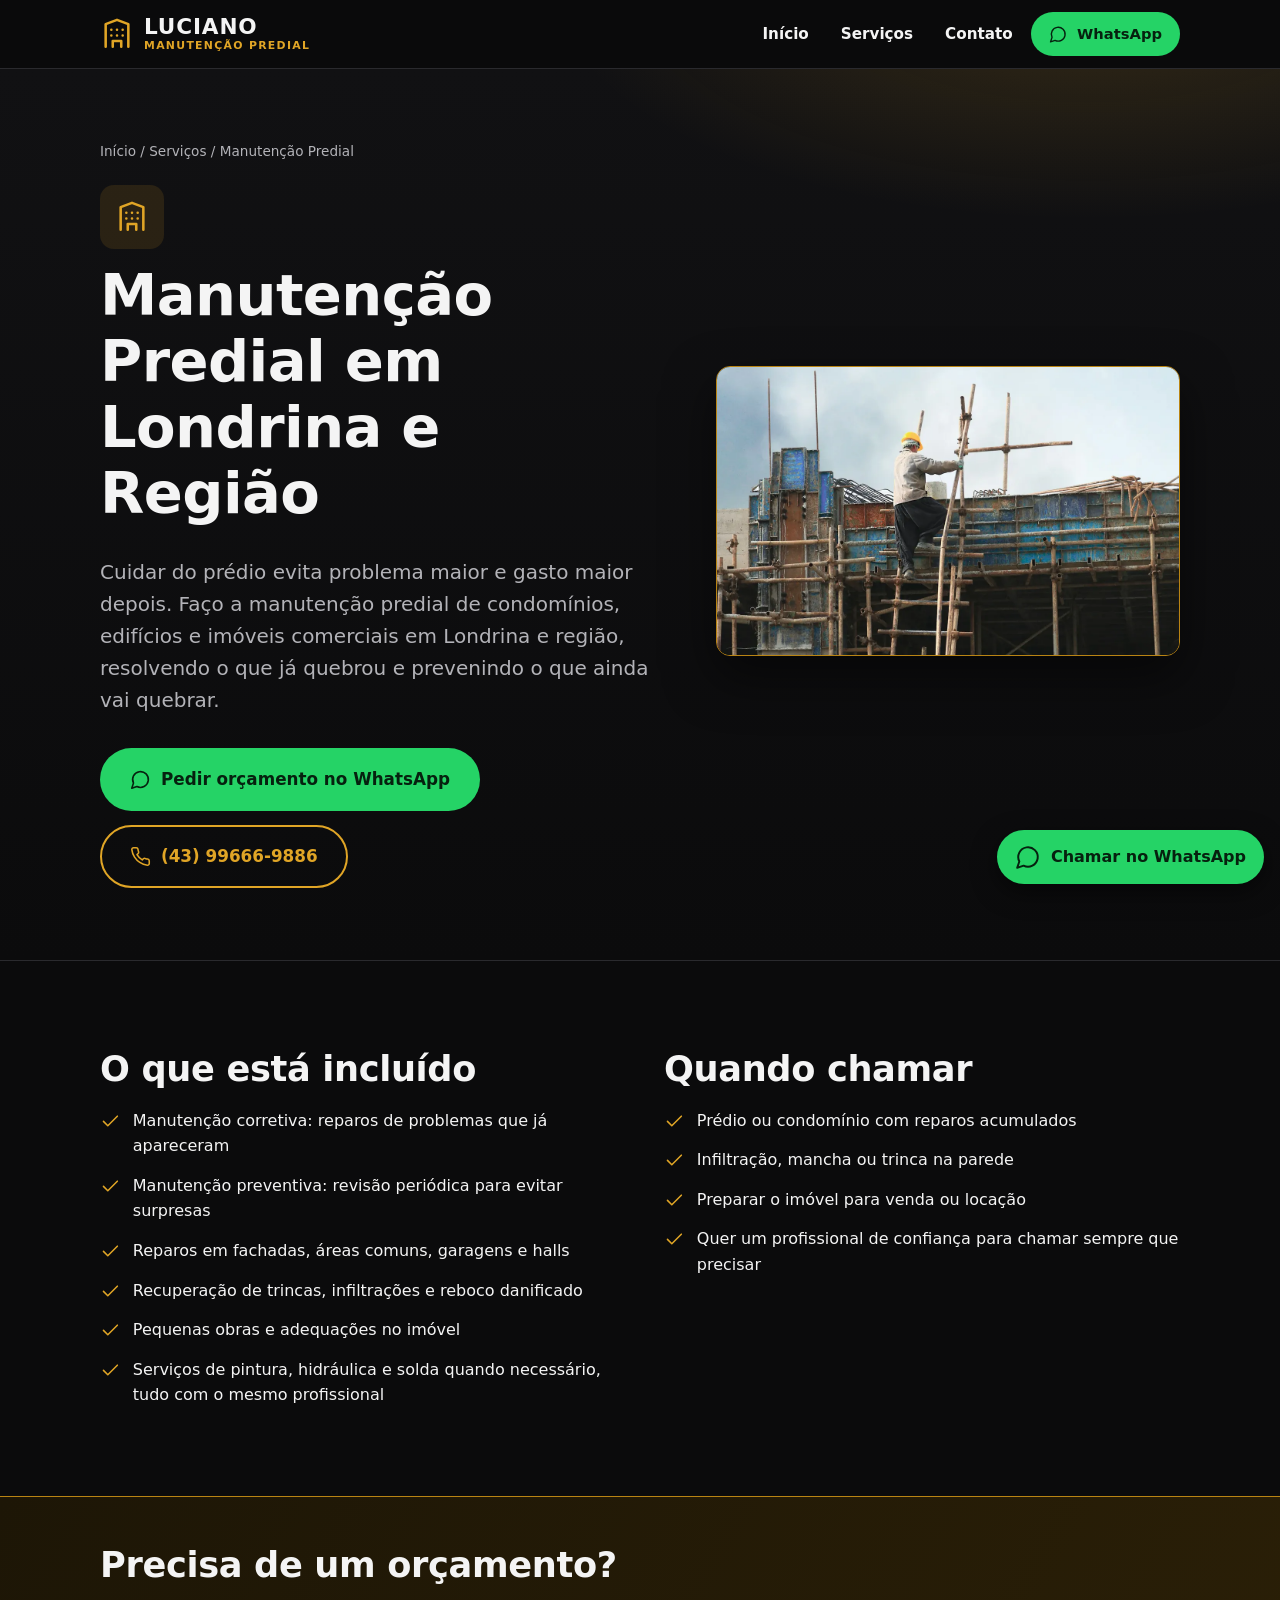
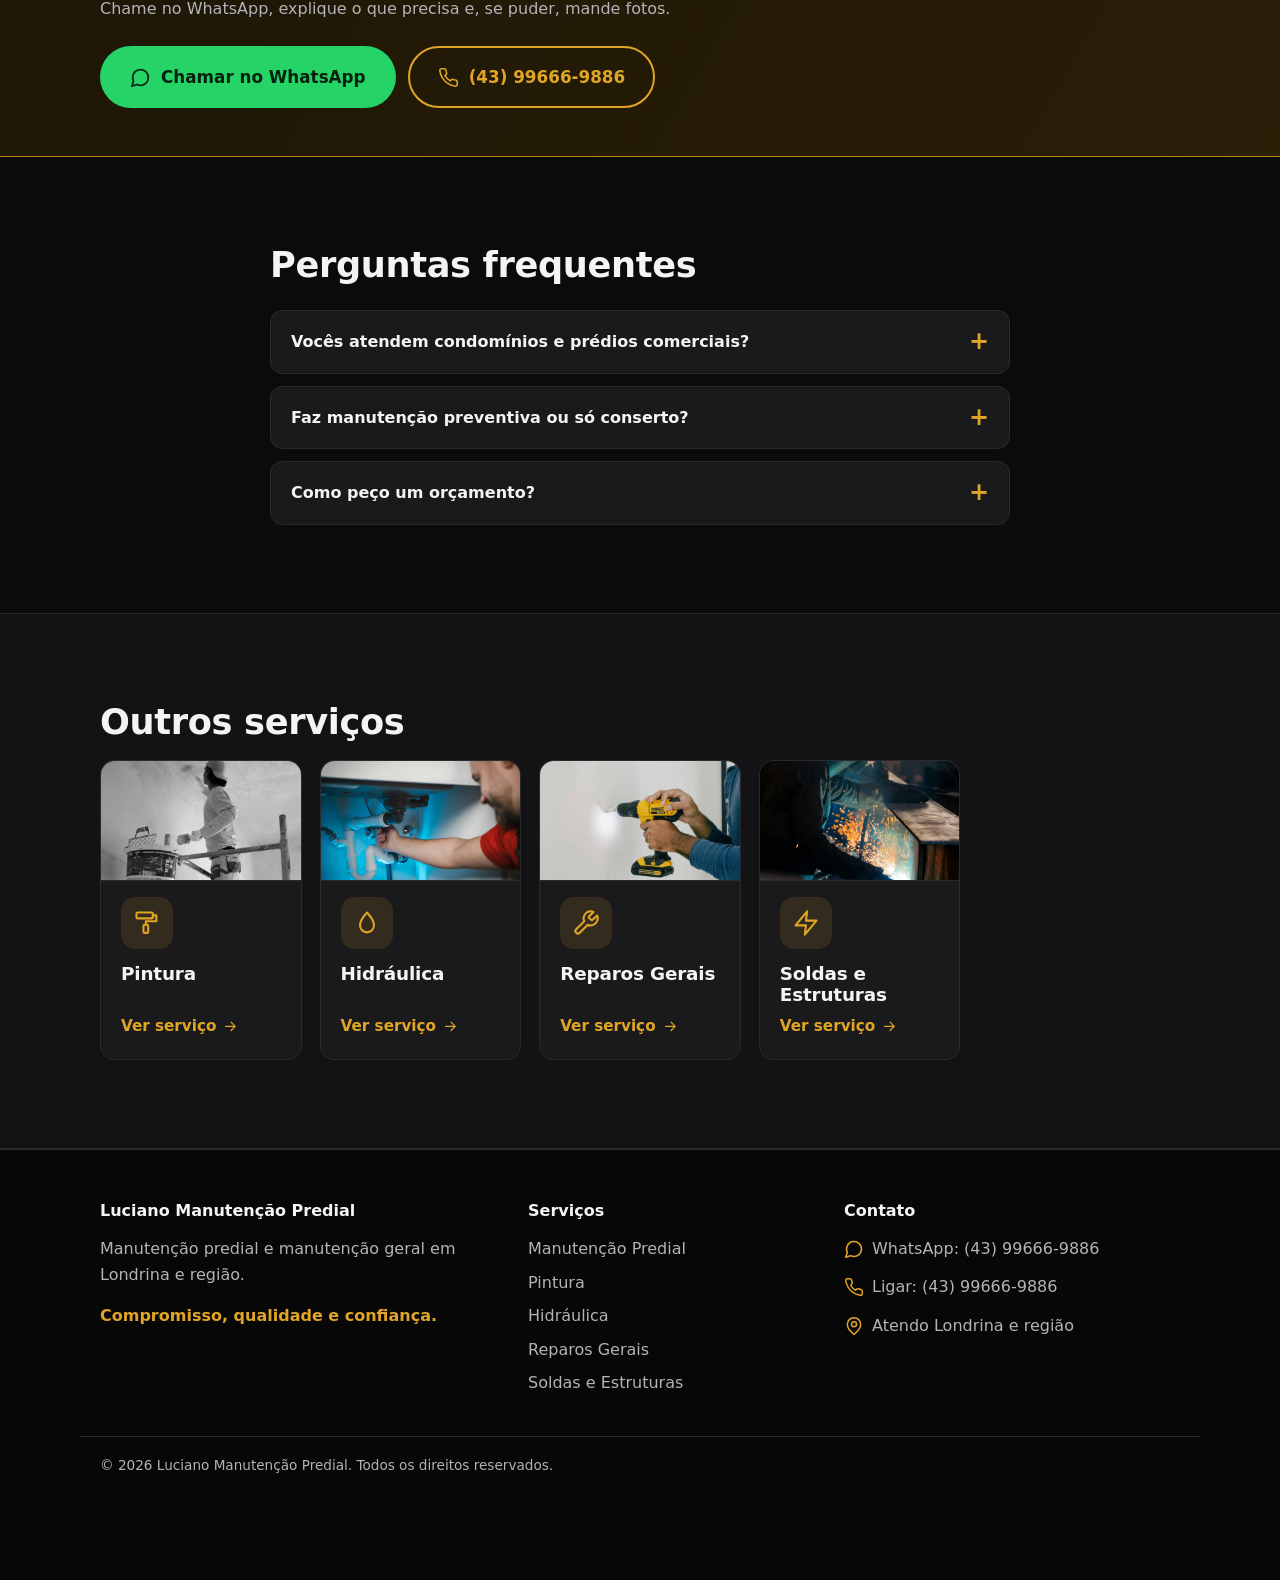
<file: servicos/manutencao-predial.html>
<!DOCTYPE html>
<html lang="pt-BR">
<head>
<meta charset="utf-8">
<meta name="viewport" content="width=device-width, initial-scale=1">
<title>Manutenção Predial em Londrina | Luciano Manutenção Predial</title>
<meta name="description" content="Manutenção predial em Londrina e região: reparos em prédios, condomínios e comércios, preventiva e corretiva. Chame no WhatsApp e peça seu orçamento.">
<meta name="robots" content="index, follow, max-image-preview:large">
<meta name="theme-color" content="#0b0b0c">
<meta name="google-site-verification" content="fst-cAtm29KEh7OEC2O_mf-YQy0w2K6UAZYn08d-RNc">
<link rel="canonical" href="https://lucianomanutencao.com.br/servicos/manutencao-predial">
<link rel="icon" href="/favicon.svg" type="image/svg+xml">
<meta name="geo.region" content="BR-PR">
<meta name="geo.placename" content="Londrina">
<meta property="og:type" content="website">
<meta property="og:locale" content="pt_BR">
<meta property="og:site_name" content="Luciano Manutenção Predial">
<meta property="og:title" content="Manutenção Predial em Londrina | Luciano Manutenção Predial">
<meta property="og:description" content="Manutenção predial em Londrina e região: reparos em prédios, condomínios e comércios, preventiva e corretiva. Chame no WhatsApp e peça seu orçamento.">
<meta property="og:url" content="https://lucianomanutencao.com.br/servicos/manutencao-predial">
<meta property="og:image" content="https://lucianomanutencao.com.br/img/og.jpg">
<meta property="og:image:width" content="1200">
<meta property="og:image:height" content="630">
<meta name="twitter:card" content="summary_large_image">
<meta name="twitter:image" content="https://lucianomanutencao.com.br/img/og.jpg">
<link rel="stylesheet" href="/css/style.css">

<script type="application/ld+json">
{
  "@context": "https://schema.org",
  "@graph": [
    {
      "@type": [
        "HomeAndConstructionBusiness",
        "LocalBusiness"
      ],
      "@id": "https://lucianomanutencao.com.br/#negocio",
      "name": "Luciano Manutenção Predial",
      "url": "https://lucianomanutencao.com.br/",
      "telephone": "+55-43-99666-9886",
      "description": "Manutenção predial e manutenção geral em Londrina e região: pintura, hidráulica, reparos gerais, soldas e estruturas metálicas.",
      "areaServed": {
        "@type": "City",
        "name": "Londrina",
        "containedInPlace": {
          "@type": "AdministrativeArea",
          "name": "Paraná"
        }
      },
      "address": {
        "@type": "PostalAddress",
        "addressLocality": "Londrina",
        "addressRegion": "PR",
        "addressCountry": "BR"
      },
      "makesOffer": [
        {
          "@type": "Offer",
          "itemOffered": {
            "@type": "Service",
            "name": "Manutenção Predial",
            "url": "https://lucianomanutencao.com.br/servicos/manutencao-predial"
          }
        },
        {
          "@type": "Offer",
          "itemOffered": {
            "@type": "Service",
            "name": "Pintura",
            "url": "https://lucianomanutencao.com.br/servicos/pintura"
          }
        },
        {
          "@type": "Offer",
          "itemOffered": {
            "@type": "Service",
            "name": "Hidráulica",
            "url": "https://lucianomanutencao.com.br/servicos/hidraulica"
          }
        },
        {
          "@type": "Offer",
          "itemOffered": {
            "@type": "Service",
            "name": "Reparos Gerais",
            "url": "https://lucianomanutencao.com.br/servicos/reparos-gerais"
          }
        },
        {
          "@type": "Offer",
          "itemOffered": {
            "@type": "Service",
            "name": "Soldas e Estruturas",
            "url": "https://lucianomanutencao.com.br/servicos/soldas-e-estruturas"
          }
        }
      ]
    },
    {
      "@type": "Service",
      "@id": "https://lucianomanutencao.com.br/servicos/manutencao-predial#servico",
      "name": "Manutenção Predial em Londrina e Região",
      "serviceType": "Manutenção Predial",
      "description": "Manutenção predial em Londrina e região: reparos em prédios, condomínios e comércios, preventiva e corretiva. Chame no WhatsApp e peça seu orçamento.",
      "provider": {
        "@id": "https://lucianomanutencao.com.br/#negocio"
      },
      "areaServed": {
        "@type": "City",
        "name": "Londrina"
      },
      "url": "https://lucianomanutencao.com.br/servicos/manutencao-predial",
      "image": "https://lucianomanutencao.com.br/img/predial.webp"
    },
    {
      "@type": "BreadcrumbList",
      "itemListElement": [
        {
          "@type": "ListItem",
          "position": 1,
          "name": "Início",
          "item": "https://lucianomanutencao.com.br/"
        },
        {
          "@type": "ListItem",
          "position": 2,
          "name": "Serviços",
          "item": "https://lucianomanutencao.com.br/#servicos"
        },
        {
          "@type": "ListItem",
          "position": 3,
          "name": "Manutenção Predial",
          "item": "https://lucianomanutencao.com.br/servicos/manutencao-predial"
        }
      ]
    },
    {
      "@type": "FAQPage",
      "mainEntity": [
        {
          "@type": "Question",
          "name": "Vocês atendem condomínios e prédios comerciais?",
          "acceptedAnswer": {
            "@type": "Answer",
            "text": "Sim. O atendimento é para prédios residenciais, condomínios e imóveis comerciais em Londrina e região. Chame no WhatsApp, descreva o que precisa e combinamos uma visita."
          }
        },
        {
          "@type": "Question",
          "name": "Faz manutenção preventiva ou só conserto?",
          "acceptedAnswer": {
            "@type": "Answer",
            "text": "Os dois. Além de consertar o que quebrou, é possível combinar revisões periódicas para identificar problemas antes que fiquem caros."
          }
        },
        {
          "@type": "Question",
          "name": "Como peço um orçamento?",
          "acceptedAnswer": {
            "@type": "Answer",
            "text": "Pelo WhatsApp. Mande uma descrição e, se possível, fotos do problema. Assim já dá para entender o serviço antes da visita."
          }
        }
      ]
    }
  ]
}
</script>
</head>
<body>

<header class="site-header">
  <div class="container header-inner">
    <a class="brand" href="/" aria-label="Luciano Manutenção Predial - página inicial">
      <span class="brand-mark"><svg class="icon" viewBox="0 0 24 24" fill="none" stroke="currentColor" stroke-width="1.8" stroke-linecap="round" stroke-linejoin="round" aria-hidden="true" focusable="false"><path d="M4 21V5l8-3 8 3v16"/><path d="M9 21v-4h6v4"/><path d="M8 9h.01M12 9h.01M16 9h.01M8 13h.01M12 13h.01M16 13h.01"/></svg></span>
      <span class="brand-text"><strong>LUCIANO</strong><small>Manutenção Predial</small></span>
    </a>
    <button class="nav-toggle" type="button" aria-expanded="false" aria-controls="menu" aria-label="Abrir menu">
      <svg class="icon icon-open" viewBox="0 0 24 24" fill="none" stroke="currentColor" stroke-width="1.8" stroke-linecap="round" stroke-linejoin="round" aria-hidden="true" focusable="false"><path d="M4 6h16M4 12h16M4 18h16"/></svg><svg class="icon icon-close" viewBox="0 0 24 24" fill="none" stroke="currentColor" stroke-width="1.8" stroke-linecap="round" stroke-linejoin="round" aria-hidden="true" focusable="false"><path d="M6 6l12 12M18 6 6 18"/></svg>
    </button>
    <nav id="menu" class="nav" aria-label="Principal">
      <ul>
        <li><a href="/">Início</a></li>
        <li class="has-sub">
          <a href="/#servicos">Serviços</a>
          <ul class="sub">
            <li><a href="/servicos/manutencao-predial" aria-current="page">Manutenção Predial</a></li>
            <li><a href="/servicos/pintura">Pintura</a></li>
            <li><a href="/servicos/hidraulica">Hidráulica</a></li>
            <li><a href="/servicos/reparos-gerais">Reparos Gerais</a></li>
            <li><a href="/servicos/soldas-e-estruturas">Soldas e Estruturas</a></li>
          </ul>
        </li>
        <li><a href="/#contato">Contato</a></li>
        <li><a class="btn btn-wa btn-sm" href="https://wa.me/5543996669886?text=Ol%C3%A1%2C%20Luciano!%20Vi%20o%20site%20e%20gostaria%20de%20um%20or%C3%A7amento." target="_blank" rel="noopener"><svg class="icon" viewBox="0 0 24 24" fill="none" stroke="currentColor" stroke-width="1.8" stroke-linecap="round" stroke-linejoin="round" aria-hidden="true" focusable="false"><path d="M7.9 20A9 9 0 1 0 4 16.1L2 22Z"/></svg> WhatsApp</a></li>
      </ul>
    </nav>
  </div>
</header>
<main>
  <section class="page-hero">
    <div class="container hero-grid">
    <div class="hero-inner">
      <nav class="breadcrumb" aria-label="Você está em">
        <a href="/">Início</a> <span aria-hidden="true">/</span> <a href="/#servicos">Serviços</a> <span aria-hidden="true">/</span> <span aria-current="page">Manutenção Predial</span>
      </nav>
      <span class="card-icon big"><svg class="icon" viewBox="0 0 24 24" fill="none" stroke="currentColor" stroke-width="1.8" stroke-linecap="round" stroke-linejoin="round" aria-hidden="true" focusable="false"><path d="M4 21V5l8-3 8 3v16"/><path d="M9 21v-4h6v4"/><path d="M8 9h.01M12 9h.01M16 9h.01M8 13h.01M12 13h.01M16 13h.01"/></svg></span>
      <h1>Manutenção Predial em Londrina e Região</h1>
      <p class="hero-lead">Cuidar do prédio evita problema maior e gasto maior depois. Faço a manutenção predial de condomínios, edifícios e imóveis comerciais em Londrina e região, resolvendo o que já quebrou e prevenindo o que ainda vai quebrar.</p>
      <div class="hero-actions">
        <a class="btn btn-wa btn-lg" href="https://wa.me/5543996669886?text=Ol%C3%A1%2C%20Luciano!%20Vi%20o%20site%20e%20preciso%20de%20manuten%C3%A7%C3%A3o%20predial.%20Pode%20me%20ajudar%3F" target="_blank" rel="noopener"><svg class="icon" viewBox="0 0 24 24" fill="none" stroke="currentColor" stroke-width="1.8" stroke-linecap="round" stroke-linejoin="round" aria-hidden="true" focusable="false"><path d="M7.9 20A9 9 0 1 0 4 16.1L2 22Z"/></svg> Pedir orçamento no WhatsApp</a>
        <a class="btn btn-ghost btn-lg" href="tel:+5543996669886"><svg class="icon" viewBox="0 0 24 24" fill="none" stroke="currentColor" stroke-width="1.8" stroke-linecap="round" stroke-linejoin="round" aria-hidden="true" focusable="false"><path d="M22 16.9v3a2 2 0 0 1-2.2 2 19.8 19.8 0 0 1-8.6-3.1 19.5 19.5 0 0 1-6-6A19.8 19.8 0 0 1 2.1 4.2 2 2 0 0 1 4.1 2h3a2 2 0 0 1 2 1.7c.1 1 .4 1.9.7 2.8a2 2 0 0 1-.5 2.1L8 9.9a16 16 0 0 0 6 6l1.3-1.3a2 2 0 0 1 2.1-.4c.9.3 1.8.6 2.8.7a2 2 0 0 1 1.7 2z"/></svg> (43) 99666-9886</a>
      </div>
    </div>
    <div class="page-photo"><img class="pp-img" src="/img/predial.webp" alt="Profissional de capacete instalando telhado metálico com parafusadeira" width="1200" height="750" fetchpriority="high" decoding="async"></div>
    </div>
  </section>

  <section class="section" aria-labelledby="inc-t">
    <div class="container two-col">
      <div>
        <h2 id="inc-t">O que está incluído</h2>
        <ul class="checklist">
          <li><svg class="icon" viewBox="0 0 24 24" fill="none" stroke="currentColor" stroke-width="1.8" stroke-linecap="round" stroke-linejoin="round" aria-hidden="true" focusable="false"><path d="M20 6 9 17l-5-5"/></svg><span>Manutenção corretiva: reparos de problemas que já apareceram</span></li>
          <li><svg class="icon" viewBox="0 0 24 24" fill="none" stroke="currentColor" stroke-width="1.8" stroke-linecap="round" stroke-linejoin="round" aria-hidden="true" focusable="false"><path d="M20 6 9 17l-5-5"/></svg><span>Manutenção preventiva: revisão periódica para evitar surpresas</span></li>
          <li><svg class="icon" viewBox="0 0 24 24" fill="none" stroke="currentColor" stroke-width="1.8" stroke-linecap="round" stroke-linejoin="round" aria-hidden="true" focusable="false"><path d="M20 6 9 17l-5-5"/></svg><span>Reparos em fachadas, áreas comuns, garagens e halls</span></li>
          <li><svg class="icon" viewBox="0 0 24 24" fill="none" stroke="currentColor" stroke-width="1.8" stroke-linecap="round" stroke-linejoin="round" aria-hidden="true" focusable="false"><path d="M20 6 9 17l-5-5"/></svg><span>Recuperação de trincas, infiltrações e reboco danificado</span></li>
          <li><svg class="icon" viewBox="0 0 24 24" fill="none" stroke="currentColor" stroke-width="1.8" stroke-linecap="round" stroke-linejoin="round" aria-hidden="true" focusable="false"><path d="M20 6 9 17l-5-5"/></svg><span>Pequenas obras e adequações no imóvel</span></li>
          <li><svg class="icon" viewBox="0 0 24 24" fill="none" stroke="currentColor" stroke-width="1.8" stroke-linecap="round" stroke-linejoin="round" aria-hidden="true" focusable="false"><path d="M20 6 9 17l-5-5"/></svg><span>Serviços de pintura, hidráulica e solda quando necessário, tudo com o mesmo profissional</span></li>
        </ul>
      </div>
      <div>
        <h2>Quando chamar</h2>
        <ul class="checklist">
          <li><svg class="icon" viewBox="0 0 24 24" fill="none" stroke="currentColor" stroke-width="1.8" stroke-linecap="round" stroke-linejoin="round" aria-hidden="true" focusable="false"><path d="M20 6 9 17l-5-5"/></svg><span>Prédio ou condomínio com reparos acumulados</span></li>
          <li><svg class="icon" viewBox="0 0 24 24" fill="none" stroke="currentColor" stroke-width="1.8" stroke-linecap="round" stroke-linejoin="round" aria-hidden="true" focusable="false"><path d="M20 6 9 17l-5-5"/></svg><span>Infiltração, mancha ou trinca na parede</span></li>
          <li><svg class="icon" viewBox="0 0 24 24" fill="none" stroke="currentColor" stroke-width="1.8" stroke-linecap="round" stroke-linejoin="round" aria-hidden="true" focusable="false"><path d="M20 6 9 17l-5-5"/></svg><span>Preparar o imóvel para venda ou locação</span></li>
          <li><svg class="icon" viewBox="0 0 24 24" fill="none" stroke="currentColor" stroke-width="1.8" stroke-linecap="round" stroke-linejoin="round" aria-hidden="true" focusable="false"><path d="M20 6 9 17l-5-5"/></svg><span>Quer um profissional de confiança para chamar sempre que precisar</span></li>
        </ul>
      </div>
    </div>
  </section>

  
<section class="cta-band">
  <div class="container cta-inner">
    <div>
      <h2>Precisa de um orçamento?</h2>
      <p>Chame no WhatsApp, explique o que precisa e, se puder, mande fotos.</p>
    </div>
    <div class="cta-actions">
      <a class="btn btn-wa btn-lg" href="https://wa.me/5543996669886?text=Ol%C3%A1%2C%20Luciano!%20Vi%20o%20site%20e%20preciso%20de%20manuten%C3%A7%C3%A3o%20predial.%20Pode%20me%20ajudar%3F" target="_blank" rel="noopener"><svg class="icon" viewBox="0 0 24 24" fill="none" stroke="currentColor" stroke-width="1.8" stroke-linecap="round" stroke-linejoin="round" aria-hidden="true" focusable="false"><path d="M7.9 20A9 9 0 1 0 4 16.1L2 22Z"/></svg> Chamar no WhatsApp</a>
      <a class="btn btn-ghost btn-lg" href="tel:+5543996669886"><svg class="icon" viewBox="0 0 24 24" fill="none" stroke="currentColor" stroke-width="1.8" stroke-linecap="round" stroke-linejoin="round" aria-hidden="true" focusable="false"><path d="M22 16.9v3a2 2 0 0 1-2.2 2 19.8 19.8 0 0 1-8.6-3.1 19.5 19.5 0 0 1-6-6A19.8 19.8 0 0 1 2.1 4.2 2 2 0 0 1 4.1 2h3a2 2 0 0 1 2 1.7c.1 1 .4 1.9.7 2.8a2 2 0 0 1-.5 2.1L8 9.9a16 16 0 0 0 6 6l1.3-1.3a2 2 0 0 1 2.1-.4c.9.3 1.8.6 2.8.7a2 2 0 0 1 1.7 2z"/></svg> (43) 99666-9886</a>
    </div>
  </div>
</section>
  
<section class="section" aria-labelledby="faq-t">
  <div class="container narrow">
    <h2 id="faq-t">Perguntas frequentes</h2>
    <div class="faq">
      <details><summary>Vocês atendem condomínios e prédios comerciais?</summary><p>Sim. O atendimento é para prédios residenciais, condomínios e imóveis comerciais em Londrina e região. Chame no WhatsApp, descreva o que precisa e combinamos uma visita.</p></details>
      <details><summary>Faz manutenção preventiva ou só conserto?</summary><p>Os dois. Além de consertar o que quebrou, é possível combinar revisões periódicas para identificar problemas antes que fiquem caros.</p></details>
      <details><summary>Como peço um orçamento?</summary><p>Pelo WhatsApp. Mande uma descrição e, se possível, fotos do problema. Assim já dá para entender o serviço antes da visita.</p></details>
    </div>
  </div>
</section>

  <section class="section section-alt" aria-labelledby="outros-t">
    <div class="container">
      <h2 id="outros-t">Outros serviços</h2>
      <div class="cards cards-sm">
        <a class="card" href="/servicos/pintura"><img class="card-img" src="/img/pintura.webp" alt="Pintor trabalhando em parede sobre andaime" width="1200" height="750" loading="lazy" decoding="async"><span class="card-icon"><svg class="icon" viewBox="0 0 24 24" fill="none" stroke="currentColor" stroke-width="1.8" stroke-linecap="round" stroke-linejoin="round" aria-hidden="true" focusable="false"><rect x="3" y="3" width="14" height="5" rx="1"/><path d="M17 5.5h3v5h-9v3"/><rect x="9" y="13.5" width="4" height="7" rx="1"/></svg></span><h3>Pintura</h3><span class="card-link">Ver serviço <svg class="icon" viewBox="0 0 24 24" fill="none" stroke="currentColor" stroke-width="1.8" stroke-linecap="round" stroke-linejoin="round" aria-hidden="true" focusable="false"><path d="M5 12h14M13 6l6 6-6 6"/></svg></span></a>
        <a class="card" href="/servicos/hidraulica"><img class="card-img" src="/img/hidraulica.webp" alt="Profissional consertando encanamento sob a pia" width="1200" height="750" loading="lazy" decoding="async"><span class="card-icon"><svg class="icon" viewBox="0 0 24 24" fill="none" stroke="currentColor" stroke-width="1.8" stroke-linecap="round" stroke-linejoin="round" aria-hidden="true" focusable="false"><path d="M12 3s6 6.5 6 11a6 6 0 0 1-12 0c0-4.5 6-11 6-11z"/></svg></span><h3>Hidráulica</h3><span class="card-link">Ver serviço <svg class="icon" viewBox="0 0 24 24" fill="none" stroke="currentColor" stroke-width="1.8" stroke-linecap="round" stroke-linejoin="round" aria-hidden="true" focusable="false"><path d="M5 12h14M13 6l6 6-6 6"/></svg></span></a>
        <a class="card" href="/servicos/reparos-gerais"><img class="card-img" src="/img/reparos.webp" alt="Profissional usando furadeira em parede" width="1200" height="750" loading="lazy" decoding="async"><span class="card-icon"><svg class="icon" viewBox="0 0 24 24" fill="none" stroke="currentColor" stroke-width="1.8" stroke-linecap="round" stroke-linejoin="round" aria-hidden="true" focusable="false"><path d="M14.7 6.3a1 1 0 0 0 0 1.4l1.6 1.6a1 1 0 0 0 1.4 0l3.77-3.77a6 6 0 0 1-7.94 7.94l-6.91 6.91a2.12 2.12 0 0 1-3-3l6.91-6.91a6 6 0 0 1 7.94-7.94l-3.76 3.76z"/></svg></span><h3>Reparos Gerais</h3><span class="card-link">Ver serviço <svg class="icon" viewBox="0 0 24 24" fill="none" stroke="currentColor" stroke-width="1.8" stroke-linecap="round" stroke-linejoin="round" aria-hidden="true" focusable="false"><path d="M5 12h14M13 6l6 6-6 6"/></svg></span></a>
        <a class="card" href="/servicos/soldas-e-estruturas"><img class="card-img" src="/img/solda.webp" alt="Soldador trabalhando em estrutura metálica com faíscas" width="1200" height="750" loading="lazy" decoding="async"><span class="card-icon"><svg class="icon" viewBox="0 0 24 24" fill="none" stroke="currentColor" stroke-width="1.8" stroke-linecap="round" stroke-linejoin="round" aria-hidden="true" focusable="false"><path d="M13 2 3 14h9l-1 8 10-12h-9l1-8z"/></svg></span><h3>Soldas e Estruturas</h3><span class="card-link">Ver serviço <svg class="icon" viewBox="0 0 24 24" fill="none" stroke="currentColor" stroke-width="1.8" stroke-linecap="round" stroke-linejoin="round" aria-hidden="true" focusable="false"><path d="M5 12h14M13 6l6 6-6 6"/></svg></span></a>
      </div>
    </div>
  </section>
</main>

<footer class="site-footer" id="contato">
  <div class="container footer-grid">
    <div>
      <p class="footer-title">Luciano Manutenção Predial</p>
      <p>Manutenção predial e manutenção geral em Londrina e região.</p>
      <p class="footer-tag">Compromisso, qualidade e confiança.</p>
    </div>
    <div>
      <p class="footer-title">Serviços</p>
      <ul>
        <li><a href="/servicos/manutencao-predial">Manutenção Predial</a></li>
        <li><a href="/servicos/pintura">Pintura</a></li>
        <li><a href="/servicos/hidraulica">Hidráulica</a></li>
        <li><a href="/servicos/reparos-gerais">Reparos Gerais</a></li>
        <li><a href="/servicos/soldas-e-estruturas">Soldas e Estruturas</a></li>
      </ul>
    </div>
    <div>
      <p class="footer-title">Contato</p>
      <ul>
        <li><a href="https://wa.me/5543996669886?text=Ol%C3%A1%2C%20Luciano!%20Vi%20o%20site%20e%20gostaria%20de%20um%20or%C3%A7amento." target="_blank" rel="noopener"><svg class="icon" viewBox="0 0 24 24" fill="none" stroke="currentColor" stroke-width="1.8" stroke-linecap="round" stroke-linejoin="round" aria-hidden="true" focusable="false"><path d="M7.9 20A9 9 0 1 0 4 16.1L2 22Z"/></svg> WhatsApp: (43) 99666-9886</a></li>
        <li><a href="tel:+5543996669886"><svg class="icon" viewBox="0 0 24 24" fill="none" stroke="currentColor" stroke-width="1.8" stroke-linecap="round" stroke-linejoin="round" aria-hidden="true" focusable="false"><path d="M22 16.9v3a2 2 0 0 1-2.2 2 19.8 19.8 0 0 1-8.6-3.1 19.5 19.5 0 0 1-6-6A19.8 19.8 0 0 1 2.1 4.2 2 2 0 0 1 4.1 2h3a2 2 0 0 1 2 1.7c.1 1 .4 1.9.7 2.8a2 2 0 0 1-.5 2.1L8 9.9a16 16 0 0 0 6 6l1.3-1.3a2 2 0 0 1 2.1-.4c.9.3 1.8.6 2.8.7a2 2 0 0 1 1.7 2z"/></svg> Ligar: (43) 99666-9886</a></li>
        <li><span><svg class="icon" viewBox="0 0 24 24" fill="none" stroke="currentColor" stroke-width="1.8" stroke-linecap="round" stroke-linejoin="round" aria-hidden="true" focusable="false"><path d="M20 10c0 6-8 12-8 12s-8-6-8-12a8 8 0 0 1 16 0z"/><circle cx="12" cy="10" r="3"/></svg> Atendo Londrina e região</span></li>
      </ul>
    </div>
  </div>
  <div class="container footer-bottom">
    <p>© <span id="ano">2026</span> Luciano Manutenção Predial. Todos os direitos reservados.</p>
  </div>
</footer>
<a class="wa-float" href="https://wa.me/5543996669886?text=Ol%C3%A1%2C%20Luciano!%20Vi%20o%20site%20e%20gostaria%20de%20um%20or%C3%A7amento." target="_blank" rel="noopener" aria-label="Chamar no WhatsApp"><svg class="icon" viewBox="0 0 24 24" fill="none" stroke="currentColor" stroke-width="1.8" stroke-linecap="round" stroke-linejoin="round" aria-hidden="true" focusable="false"><path d="M7.9 20A9 9 0 1 0 4 16.1L2 22Z"/></svg><span>Chamar no WhatsApp</span></a>
<script src="/js/main.js" defer></script>
</body>
</html>
</file>
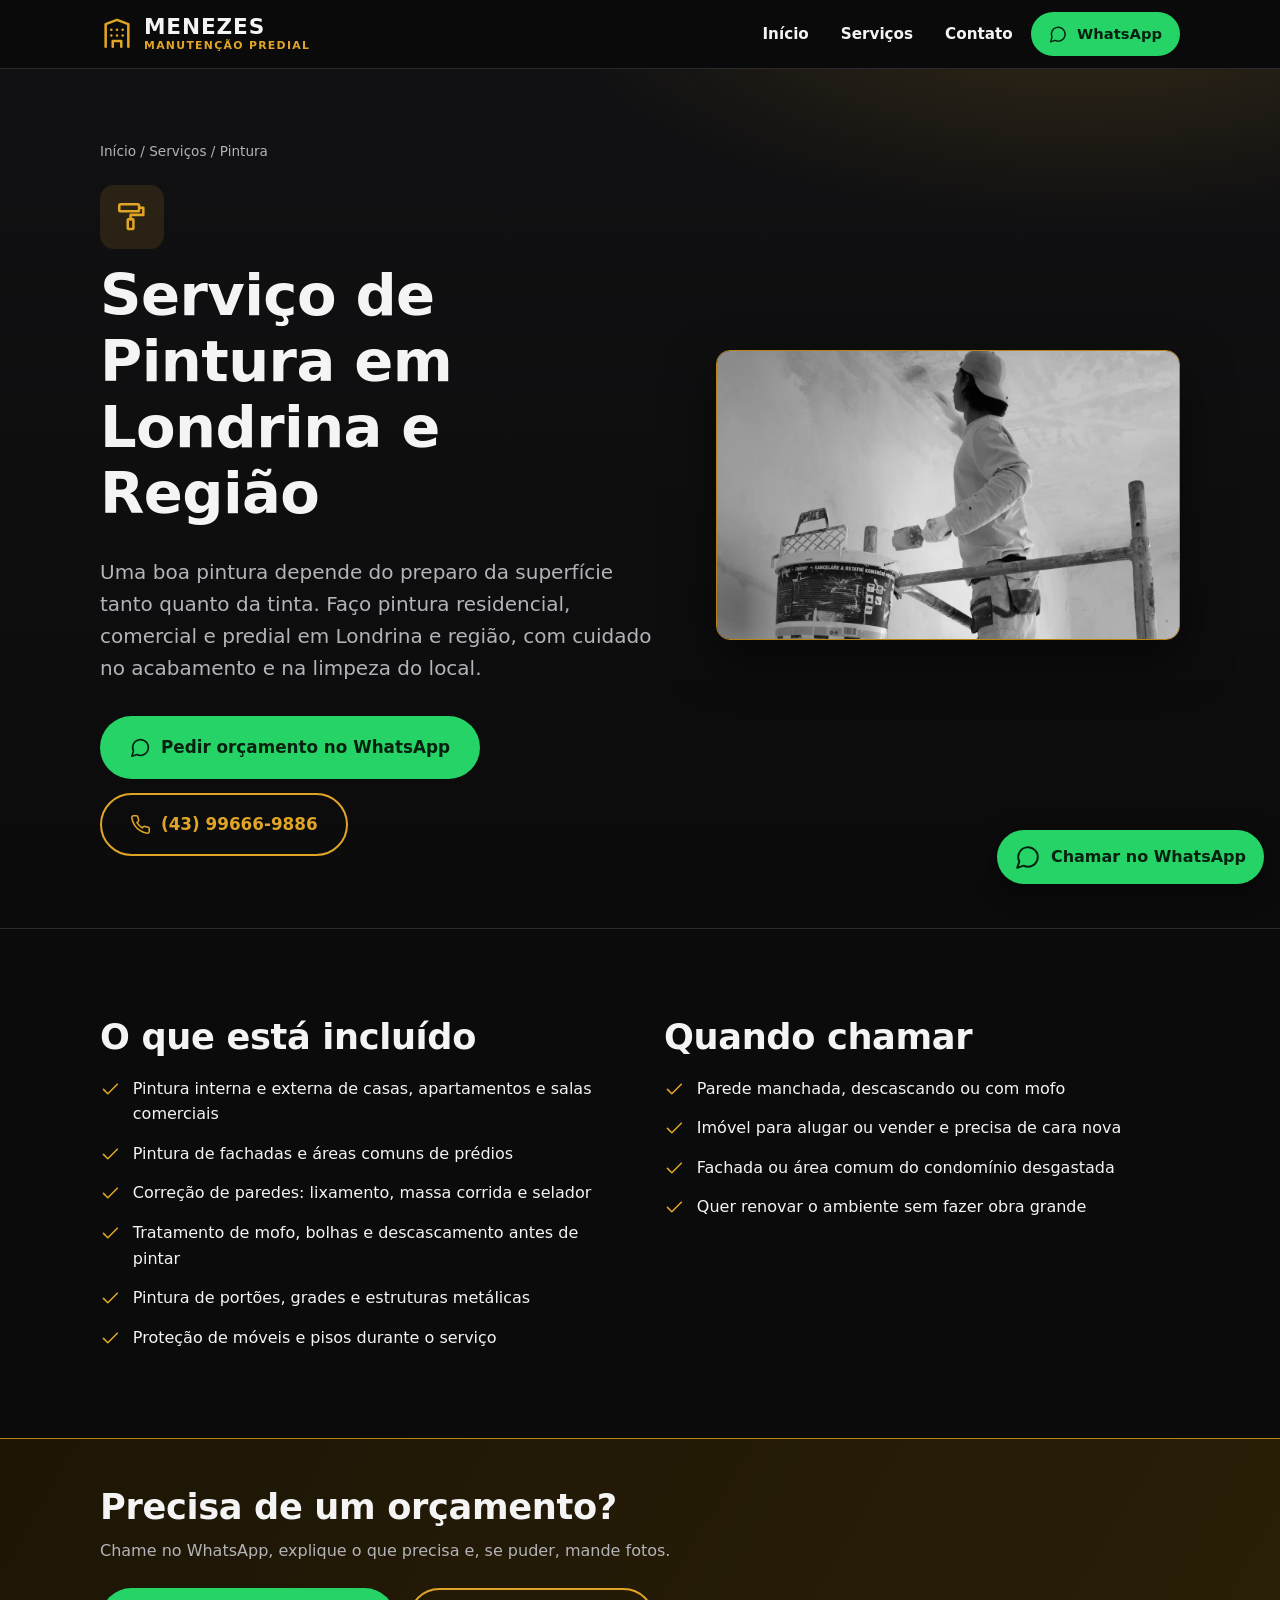
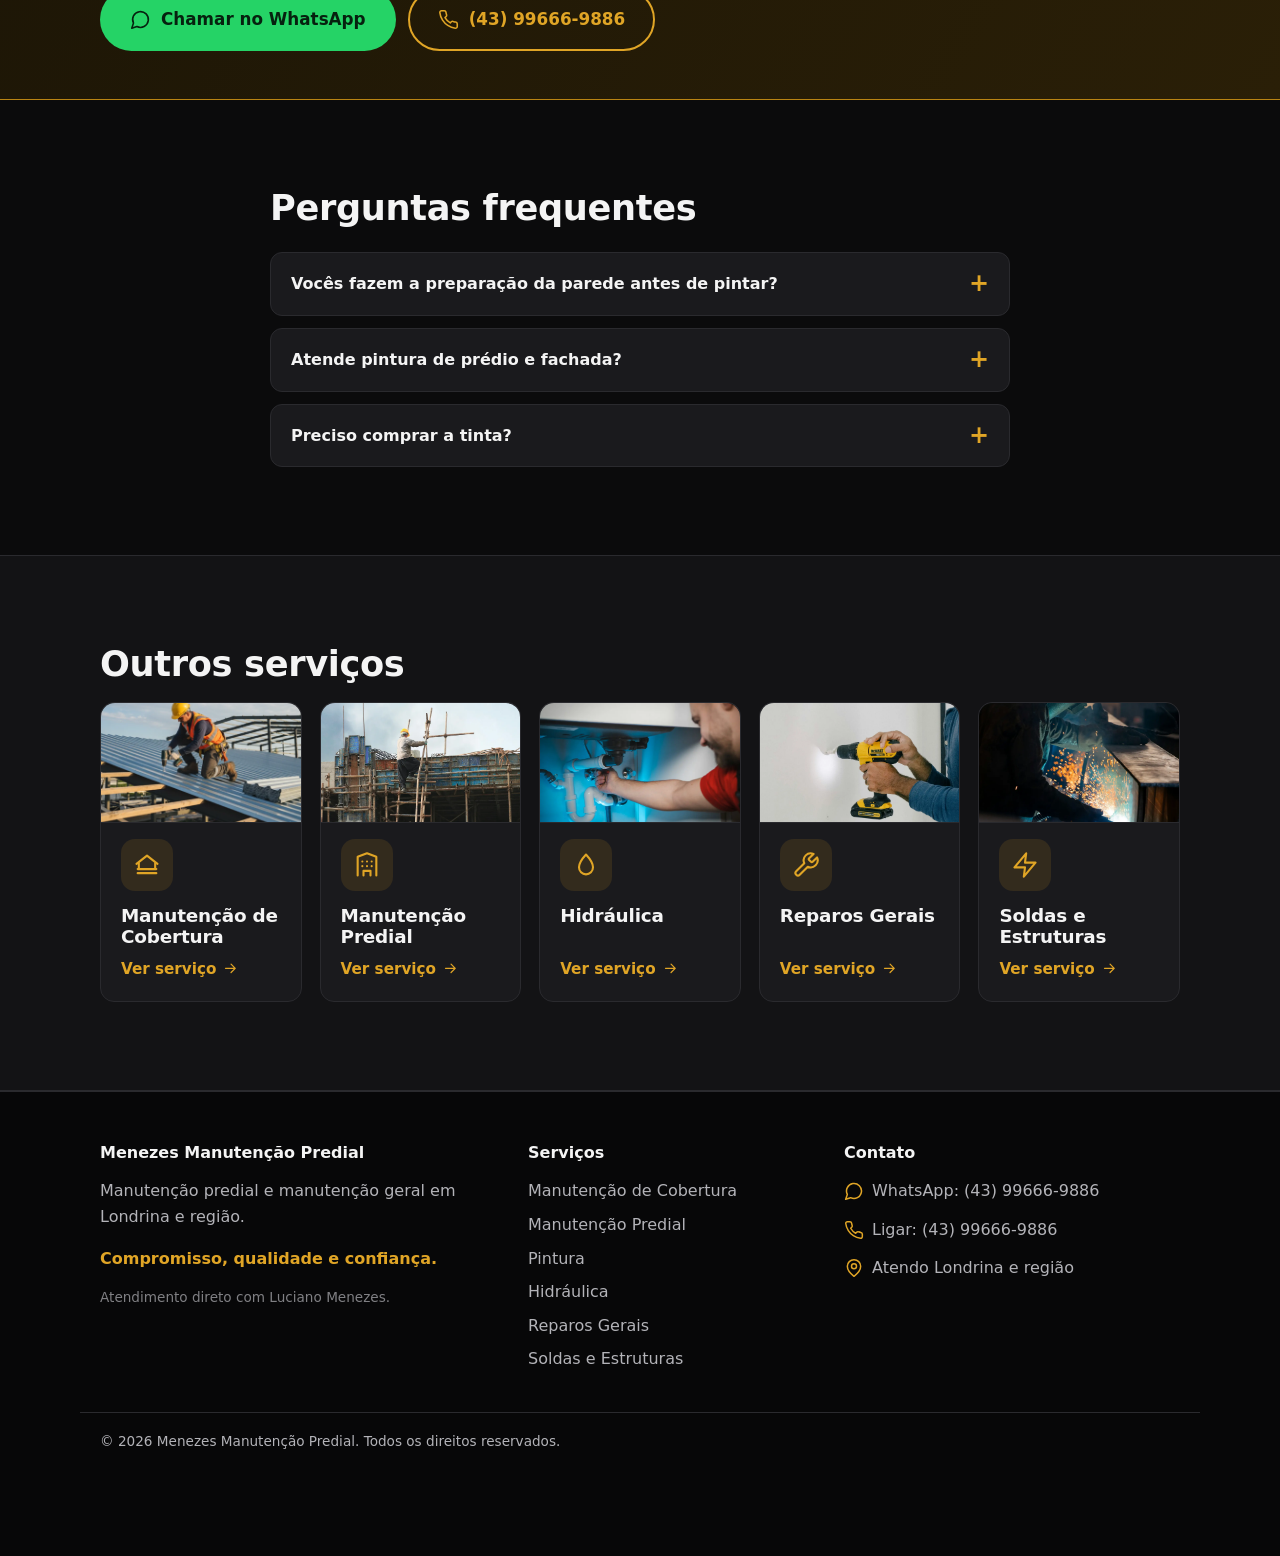
<file: servicos/pintura.html>
<!DOCTYPE html>
<html lang="pt-BR">
<head>
<meta charset="utf-8">
<meta name="viewport" content="width=device-width, initial-scale=1">
<title>Pintura Residencial e Predial em Londrina | Menezes</title>
<meta name="description" content="Serviço de pintura em Londrina e região: casas, apartamentos, prédios e comércios. Acabamento caprichado, com preparo da superfície. Peça orçamento no WhatsApp.">
<meta name="robots" content="index, follow, max-image-preview:large">
<meta name="theme-color" content="#0b0b0c">
<meta name="google-site-verification" content="fst-cAtm29KEh7OEC2O_mf-YQy0w2K6UAZYn08d-RNc">
<link rel="canonical" href="https://lucianomanutencao.com.br/servicos/pintura">
<link rel="icon" href="/favicon.svg" type="image/svg+xml">
<meta name="geo.region" content="BR-PR">
<meta name="geo.placename" content="Londrina">
<meta property="og:type" content="website">
<meta property="og:locale" content="pt_BR">
<meta property="og:site_name" content="Menezes Manutenção Predial">
<meta property="og:title" content="Pintura Residencial e Predial em Londrina | Menezes">
<meta property="og:description" content="Serviço de pintura em Londrina e região: casas, apartamentos, prédios e comércios. Acabamento caprichado, com preparo da superfície. Peça orçamento no WhatsApp.">
<meta property="og:url" content="https://lucianomanutencao.com.br/servicos/pintura">
<meta property="og:image" content="https://lucianomanutencao.com.br/img/og.jpg">
<meta property="og:image:width" content="1200">
<meta property="og:image:height" content="630">
<meta name="twitter:card" content="summary_large_image">
<meta name="twitter:image" content="https://lucianomanutencao.com.br/img/og.jpg">
<link rel="stylesheet" href="/css/style.css">

<script type="application/ld+json">
{
  "@context": "https://schema.org",
  "@graph": [
    {
      "@type": [
        "HomeAndConstructionBusiness",
        "LocalBusiness"
      ],
      "@id": "https://lucianomanutencao.com.br/#negocio",
      "name": "Menezes Manutenção Predial",
      "url": "https://lucianomanutencao.com.br/",
      "telephone": "+55-43-99666-9886",
      "description": "Manutenção de cobertura residencial, comercial e industrial, manutenção predial e manutenção geral em Londrina e região: pintura, hidráulica, reparos gerais, soldas e estruturas metálicas.",
      "founder": {
        "@type": "Person",
        "name": "Luciano Menezes"
      },
      "areaServed": {
        "@type": "City",
        "name": "Londrina",
        "containedInPlace": {
          "@type": "AdministrativeArea",
          "name": "Paraná"
        }
      },
      "address": {
        "@type": "PostalAddress",
        "addressLocality": "Londrina",
        "addressRegion": "PR",
        "addressCountry": "BR"
      },
      "makesOffer": [
        {
          "@type": "Offer",
          "itemOffered": {
            "@type": "Service",
            "name": "Manutenção de Cobertura",
            "url": "https://lucianomanutencao.com.br/servicos/manutencao-de-cobertura"
          }
        },
        {
          "@type": "Offer",
          "itemOffered": {
            "@type": "Service",
            "name": "Manutenção Predial",
            "url": "https://lucianomanutencao.com.br/servicos/manutencao-predial"
          }
        },
        {
          "@type": "Offer",
          "itemOffered": {
            "@type": "Service",
            "name": "Pintura",
            "url": "https://lucianomanutencao.com.br/servicos/pintura"
          }
        },
        {
          "@type": "Offer",
          "itemOffered": {
            "@type": "Service",
            "name": "Hidráulica",
            "url": "https://lucianomanutencao.com.br/servicos/hidraulica"
          }
        },
        {
          "@type": "Offer",
          "itemOffered": {
            "@type": "Service",
            "name": "Reparos Gerais",
            "url": "https://lucianomanutencao.com.br/servicos/reparos-gerais"
          }
        },
        {
          "@type": "Offer",
          "itemOffered": {
            "@type": "Service",
            "name": "Soldas e Estruturas",
            "url": "https://lucianomanutencao.com.br/servicos/soldas-e-estruturas"
          }
        }
      ]
    },
    {
      "@type": "Service",
      "@id": "https://lucianomanutencao.com.br/servicos/pintura#servico",
      "name": "Serviço de Pintura em Londrina e Região",
      "serviceType": "Pintura",
      "description": "Serviço de pintura em Londrina e região: casas, apartamentos, prédios e comércios. Acabamento caprichado, com preparo da superfície. Peça orçamento no WhatsApp.",
      "provider": {
        "@id": "https://lucianomanutencao.com.br/#negocio"
      },
      "areaServed": {
        "@type": "City",
        "name": "Londrina"
      },
      "url": "https://lucianomanutencao.com.br/servicos/pintura",
      "image": "https://lucianomanutencao.com.br/img/pintura.webp"
    },
    {
      "@type": "BreadcrumbList",
      "itemListElement": [
        {
          "@type": "ListItem",
          "position": 1,
          "name": "Início",
          "item": "https://lucianomanutencao.com.br/"
        },
        {
          "@type": "ListItem",
          "position": 2,
          "name": "Serviços",
          "item": "https://lucianomanutencao.com.br/#servicos"
        },
        {
          "@type": "ListItem",
          "position": 3,
          "name": "Pintura",
          "item": "https://lucianomanutencao.com.br/servicos/pintura"
        }
      ]
    },
    {
      "@type": "FAQPage",
      "mainEntity": [
        {
          "@type": "Question",
          "name": "Vocês fazem a preparação da parede antes de pintar?",
          "acceptedAnswer": {
            "@type": "Answer",
            "text": "Sim. O preparo (lixar, corrigir falhas, aplicar massa e selador quando necessário) faz parte do serviço, porque é ele que define a durabilidade da pintura."
          }
        },
        {
          "@type": "Question",
          "name": "Atende pintura de prédio e fachada?",
          "acceptedAnswer": {
            "@type": "Answer",
            "text": "Sim, em Londrina e região. Para esses casos, o ideal é agendar uma visita para avaliar a altura, o acesso e a condição da superfície."
          }
        },
        {
          "@type": "Question",
          "name": "Preciso comprar a tinta?",
          "acceptedAnswer": {
            "@type": "Answer",
            "text": "Isso é combinado no orçamento. Pelo WhatsApp você explica o que precisa e já alinhamos como será feito."
          }
        }
      ]
    }
  ]
}
</script>
</head>
<body>

<header class="site-header">
  <div class="container header-inner">
    <a class="brand" href="/" aria-label="Menezes Manutenção Predial - página inicial">
      <span class="brand-mark"><svg class="icon" viewBox="0 0 24 24" fill="none" stroke="currentColor" stroke-width="1.8" stroke-linecap="round" stroke-linejoin="round" aria-hidden="true" focusable="false"><path d="M4 21V5l8-3 8 3v16"/><path d="M9 21v-4h6v4"/><path d="M8 9h.01M12 9h.01M16 9h.01M8 13h.01M12 13h.01M16 13h.01"/></svg></span>
      <span class="brand-text"><strong>MENEZES</strong><small>Manutenção Predial</small></span>
    </a>
    <button class="nav-toggle" type="button" aria-expanded="false" aria-controls="menu" aria-label="Abrir menu">
      <svg class="icon icon-open" viewBox="0 0 24 24" fill="none" stroke="currentColor" stroke-width="1.8" stroke-linecap="round" stroke-linejoin="round" aria-hidden="true" focusable="false"><path d="M4 6h16M4 12h16M4 18h16"/></svg><svg class="icon icon-close" viewBox="0 0 24 24" fill="none" stroke="currentColor" stroke-width="1.8" stroke-linecap="round" stroke-linejoin="round" aria-hidden="true" focusable="false"><path d="M6 6l12 12M18 6 6 18"/></svg>
    </button>
    <nav id="menu" class="nav" aria-label="Principal">
      <ul>
        <li><a href="/">Início</a></li>
        <li class="has-sub">
          <a href="/#servicos">Serviços</a>
          <ul class="sub">
            <li><a href="/servicos/manutencao-de-cobertura">Manutenção de Cobertura</a></li>
            <li><a href="/servicos/manutencao-predial">Manutenção Predial</a></li>
            <li><a href="/servicos/pintura" aria-current="page">Pintura</a></li>
            <li><a href="/servicos/hidraulica">Hidráulica</a></li>
            <li><a href="/servicos/reparos-gerais">Reparos Gerais</a></li>
            <li><a href="/servicos/soldas-e-estruturas">Soldas e Estruturas</a></li>
          </ul>
        </li>
        <li><a href="/#contato">Contato</a></li>
        <li><a class="btn btn-wa btn-sm" href="https://wa.me/5543996669886?text=Ol%C3%A1%2C%20Luciano!%20Vi%20o%20site%20e%20gostaria%20de%20um%20or%C3%A7amento." target="_blank" rel="noopener"><svg class="icon" viewBox="0 0 24 24" fill="none" stroke="currentColor" stroke-width="1.8" stroke-linecap="round" stroke-linejoin="round" aria-hidden="true" focusable="false"><path d="M7.9 20A9 9 0 1 0 4 16.1L2 22Z"/></svg> WhatsApp</a></li>
      </ul>
    </nav>
  </div>
</header>
<main>
  <section class="page-hero">
    <div class="container hero-grid">
    <div class="hero-inner">
      <nav class="breadcrumb" aria-label="Você está em">
        <a href="/">Início</a> <span aria-hidden="true">/</span> <a href="/#servicos">Serviços</a> <span aria-hidden="true">/</span> <span aria-current="page">Pintura</span>
      </nav>
      <span class="card-icon big"><svg class="icon" viewBox="0 0 24 24" fill="none" stroke="currentColor" stroke-width="1.8" stroke-linecap="round" stroke-linejoin="round" aria-hidden="true" focusable="false"><rect x="3" y="3" width="14" height="5" rx="1"/><path d="M17 5.5h3v5h-9v3"/><rect x="9" y="13.5" width="4" height="7" rx="1"/></svg></span>
      <h1>Serviço de Pintura em Londrina e Região</h1>
      <p class="hero-lead">Uma boa pintura depende do preparo da superfície tanto quanto da tinta. Faço pintura residencial, comercial e predial em Londrina e região, com cuidado no acabamento e na limpeza do local.</p>
      <div class="hero-actions">
        <a class="btn btn-wa btn-lg" href="https://wa.me/5543996669886?text=Ol%C3%A1%2C%20Luciano!%20Vi%20o%20site%20e%20preciso%20de%20um%20servi%C3%A7o%20de%20pintura.%20Pode%20me%20passar%20um%20or%C3%A7amento%3F" target="_blank" rel="noopener"><svg class="icon" viewBox="0 0 24 24" fill="none" stroke="currentColor" stroke-width="1.8" stroke-linecap="round" stroke-linejoin="round" aria-hidden="true" focusable="false"><path d="M7.9 20A9 9 0 1 0 4 16.1L2 22Z"/></svg> Pedir orçamento no WhatsApp</a>
        <a class="btn btn-ghost btn-lg" href="tel:+5543996669886"><svg class="icon" viewBox="0 0 24 24" fill="none" stroke="currentColor" stroke-width="1.8" stroke-linecap="round" stroke-linejoin="round" aria-hidden="true" focusable="false"><path d="M22 16.9v3a2 2 0 0 1-2.2 2 19.8 19.8 0 0 1-8.6-3.1 19.5 19.5 0 0 1-6-6A19.8 19.8 0 0 1 2.1 4.2 2 2 0 0 1 4.1 2h3a2 2 0 0 1 2 1.7c.1 1 .4 1.9.7 2.8a2 2 0 0 1-.5 2.1L8 9.9a16 16 0 0 0 6 6l1.3-1.3a2 2 0 0 1 2.1-.4c.9.3 1.8.6 2.8.7a2 2 0 0 1 1.7 2z"/></svg> (43) 99666-9886</a>
      </div>
    </div>
    <div class="page-photo"><img class="pp-img" src="/img/pintura.webp" alt="Pintor trabalhando em parede sobre andaime" width="1200" height="750" fetchpriority="high" decoding="async"></div>
    </div>
  </section>

  <section class="section" aria-labelledby="inc-t">
    <div class="container two-col">
      <div>
        <h2 id="inc-t">O que está incluído</h2>
        <ul class="checklist">
          <li><svg class="icon" viewBox="0 0 24 24" fill="none" stroke="currentColor" stroke-width="1.8" stroke-linecap="round" stroke-linejoin="round" aria-hidden="true" focusable="false"><path d="M20 6 9 17l-5-5"/></svg><span>Pintura interna e externa de casas, apartamentos e salas comerciais</span></li>
          <li><svg class="icon" viewBox="0 0 24 24" fill="none" stroke="currentColor" stroke-width="1.8" stroke-linecap="round" stroke-linejoin="round" aria-hidden="true" focusable="false"><path d="M20 6 9 17l-5-5"/></svg><span>Pintura de fachadas e áreas comuns de prédios</span></li>
          <li><svg class="icon" viewBox="0 0 24 24" fill="none" stroke="currentColor" stroke-width="1.8" stroke-linecap="round" stroke-linejoin="round" aria-hidden="true" focusable="false"><path d="M20 6 9 17l-5-5"/></svg><span>Correção de paredes: lixamento, massa corrida e selador</span></li>
          <li><svg class="icon" viewBox="0 0 24 24" fill="none" stroke="currentColor" stroke-width="1.8" stroke-linecap="round" stroke-linejoin="round" aria-hidden="true" focusable="false"><path d="M20 6 9 17l-5-5"/></svg><span>Tratamento de mofo, bolhas e descascamento antes de pintar</span></li>
          <li><svg class="icon" viewBox="0 0 24 24" fill="none" stroke="currentColor" stroke-width="1.8" stroke-linecap="round" stroke-linejoin="round" aria-hidden="true" focusable="false"><path d="M20 6 9 17l-5-5"/></svg><span>Pintura de portões, grades e estruturas metálicas</span></li>
          <li><svg class="icon" viewBox="0 0 24 24" fill="none" stroke="currentColor" stroke-width="1.8" stroke-linecap="round" stroke-linejoin="round" aria-hidden="true" focusable="false"><path d="M20 6 9 17l-5-5"/></svg><span>Proteção de móveis e pisos durante o serviço</span></li>
        </ul>
      </div>
      <div>
        <h2>Quando chamar</h2>
        <ul class="checklist">
          <li><svg class="icon" viewBox="0 0 24 24" fill="none" stroke="currentColor" stroke-width="1.8" stroke-linecap="round" stroke-linejoin="round" aria-hidden="true" focusable="false"><path d="M20 6 9 17l-5-5"/></svg><span>Parede manchada, descascando ou com mofo</span></li>
          <li><svg class="icon" viewBox="0 0 24 24" fill="none" stroke="currentColor" stroke-width="1.8" stroke-linecap="round" stroke-linejoin="round" aria-hidden="true" focusable="false"><path d="M20 6 9 17l-5-5"/></svg><span>Imóvel para alugar ou vender e precisa de cara nova</span></li>
          <li><svg class="icon" viewBox="0 0 24 24" fill="none" stroke="currentColor" stroke-width="1.8" stroke-linecap="round" stroke-linejoin="round" aria-hidden="true" focusable="false"><path d="M20 6 9 17l-5-5"/></svg><span>Fachada ou área comum do condomínio desgastada</span></li>
          <li><svg class="icon" viewBox="0 0 24 24" fill="none" stroke="currentColor" stroke-width="1.8" stroke-linecap="round" stroke-linejoin="round" aria-hidden="true" focusable="false"><path d="M20 6 9 17l-5-5"/></svg><span>Quer renovar o ambiente sem fazer obra grande</span></li>
        </ul>
      </div>
    </div>
  </section>

  
<section class="cta-band">
  <div class="container cta-inner">
    <div>
      <h2>Precisa de um orçamento?</h2>
      <p>Chame no WhatsApp, explique o que precisa e, se puder, mande fotos.</p>
    </div>
    <div class="cta-actions">
      <a class="btn btn-wa btn-lg" href="https://wa.me/5543996669886?text=Ol%C3%A1%2C%20Luciano!%20Vi%20o%20site%20e%20preciso%20de%20um%20servi%C3%A7o%20de%20pintura.%20Pode%20me%20passar%20um%20or%C3%A7amento%3F" target="_blank" rel="noopener"><svg class="icon" viewBox="0 0 24 24" fill="none" stroke="currentColor" stroke-width="1.8" stroke-linecap="round" stroke-linejoin="round" aria-hidden="true" focusable="false"><path d="M7.9 20A9 9 0 1 0 4 16.1L2 22Z"/></svg> Chamar no WhatsApp</a>
      <a class="btn btn-ghost btn-lg" href="tel:+5543996669886"><svg class="icon" viewBox="0 0 24 24" fill="none" stroke="currentColor" stroke-width="1.8" stroke-linecap="round" stroke-linejoin="round" aria-hidden="true" focusable="false"><path d="M22 16.9v3a2 2 0 0 1-2.2 2 19.8 19.8 0 0 1-8.6-3.1 19.5 19.5 0 0 1-6-6A19.8 19.8 0 0 1 2.1 4.2 2 2 0 0 1 4.1 2h3a2 2 0 0 1 2 1.7c.1 1 .4 1.9.7 2.8a2 2 0 0 1-.5 2.1L8 9.9a16 16 0 0 0 6 6l1.3-1.3a2 2 0 0 1 2.1-.4c.9.3 1.8.6 2.8.7a2 2 0 0 1 1.7 2z"/></svg> (43) 99666-9886</a>
    </div>
  </div>
</section>
  
<section class="section" aria-labelledby="faq-t">
  <div class="container narrow">
    <h2 id="faq-t">Perguntas frequentes</h2>
    <div class="faq">
      <details><summary>Vocês fazem a preparação da parede antes de pintar?</summary><p>Sim. O preparo (lixar, corrigir falhas, aplicar massa e selador quando necessário) faz parte do serviço, porque é ele que define a durabilidade da pintura.</p></details>
      <details><summary>Atende pintura de prédio e fachada?</summary><p>Sim, em Londrina e região. Para esses casos, o ideal é agendar uma visita para avaliar a altura, o acesso e a condição da superfície.</p></details>
      <details><summary>Preciso comprar a tinta?</summary><p>Isso é combinado no orçamento. Pelo WhatsApp você explica o que precisa e já alinhamos como será feito.</p></details>
    </div>
  </div>
</section>

  <section class="section section-alt" aria-labelledby="outros-t">
    <div class="container">
      <h2 id="outros-t">Outros serviços</h2>
      <div class="cards cards-sm">
        <a class="card" href="/servicos/manutencao-de-cobertura"><img class="card-img" src="/img/cobertura.webp" alt="Profissional de capacete instalando telhado metálico com parafusadeira" width="1200" height="750" loading="lazy" decoding="async"><span class="card-icon"><svg class="icon" viewBox="0 0 24 24" fill="none" stroke="currentColor" stroke-width="1.8" stroke-linecap="round" stroke-linejoin="round" aria-hidden="true" focusable="false"><path d="M3 11 12 4l9 7"/><path d="M5 10.5v4M19 10.5v4"/><path d="M4 15.5h16M4 19h16"/></svg></span><h3>Manutenção de Cobertura</h3><span class="card-link">Ver serviço <svg class="icon" viewBox="0 0 24 24" fill="none" stroke="currentColor" stroke-width="1.8" stroke-linecap="round" stroke-linejoin="round" aria-hidden="true" focusable="false"><path d="M5 12h14M13 6l6 6-6 6"/></svg></span></a>
        <a class="card" href="/servicos/manutencao-predial"><img class="card-img" src="/img/predial.webp" alt="Profissional em andaime trabalhando em prédio" width="1200" height="750" loading="lazy" decoding="async"><span class="card-icon"><svg class="icon" viewBox="0 0 24 24" fill="none" stroke="currentColor" stroke-width="1.8" stroke-linecap="round" stroke-linejoin="round" aria-hidden="true" focusable="false"><path d="M4 21V5l8-3 8 3v16"/><path d="M9 21v-4h6v4"/><path d="M8 9h.01M12 9h.01M16 9h.01M8 13h.01M12 13h.01M16 13h.01"/></svg></span><h3>Manutenção Predial</h3><span class="card-link">Ver serviço <svg class="icon" viewBox="0 0 24 24" fill="none" stroke="currentColor" stroke-width="1.8" stroke-linecap="round" stroke-linejoin="round" aria-hidden="true" focusable="false"><path d="M5 12h14M13 6l6 6-6 6"/></svg></span></a>
        <a class="card" href="/servicos/hidraulica"><img class="card-img" src="/img/hidraulica.webp" alt="Profissional consertando encanamento sob a pia" width="1200" height="750" loading="lazy" decoding="async"><span class="card-icon"><svg class="icon" viewBox="0 0 24 24" fill="none" stroke="currentColor" stroke-width="1.8" stroke-linecap="round" stroke-linejoin="round" aria-hidden="true" focusable="false"><path d="M12 3s6 6.5 6 11a6 6 0 0 1-12 0c0-4.5 6-11 6-11z"/></svg></span><h3>Hidráulica</h3><span class="card-link">Ver serviço <svg class="icon" viewBox="0 0 24 24" fill="none" stroke="currentColor" stroke-width="1.8" stroke-linecap="round" stroke-linejoin="round" aria-hidden="true" focusable="false"><path d="M5 12h14M13 6l6 6-6 6"/></svg></span></a>
        <a class="card" href="/servicos/reparos-gerais"><img class="card-img" src="/img/reparos.webp" alt="Profissional usando furadeira em parede" width="1200" height="750" loading="lazy" decoding="async"><span class="card-icon"><svg class="icon" viewBox="0 0 24 24" fill="none" stroke="currentColor" stroke-width="1.8" stroke-linecap="round" stroke-linejoin="round" aria-hidden="true" focusable="false"><path d="M14.7 6.3a1 1 0 0 0 0 1.4l1.6 1.6a1 1 0 0 0 1.4 0l3.77-3.77a6 6 0 0 1-7.94 7.94l-6.91 6.91a2.12 2.12 0 0 1-3-3l6.91-6.91a6 6 0 0 1 7.94-7.94l-3.76 3.76z"/></svg></span><h3>Reparos Gerais</h3><span class="card-link">Ver serviço <svg class="icon" viewBox="0 0 24 24" fill="none" stroke="currentColor" stroke-width="1.8" stroke-linecap="round" stroke-linejoin="round" aria-hidden="true" focusable="false"><path d="M5 12h14M13 6l6 6-6 6"/></svg></span></a>
        <a class="card" href="/servicos/soldas-e-estruturas"><img class="card-img" src="/img/solda.webp" alt="Soldador trabalhando em estrutura metálica com faíscas" width="1200" height="750" loading="lazy" decoding="async"><span class="card-icon"><svg class="icon" viewBox="0 0 24 24" fill="none" stroke="currentColor" stroke-width="1.8" stroke-linecap="round" stroke-linejoin="round" aria-hidden="true" focusable="false"><path d="M13 2 3 14h9l-1 8 10-12h-9l1-8z"/></svg></span><h3>Soldas e Estruturas</h3><span class="card-link">Ver serviço <svg class="icon" viewBox="0 0 24 24" fill="none" stroke="currentColor" stroke-width="1.8" stroke-linecap="round" stroke-linejoin="round" aria-hidden="true" focusable="false"><path d="M5 12h14M13 6l6 6-6 6"/></svg></span></a>
      </div>
    </div>
  </section>
</main>

<footer class="site-footer" id="contato">
  <div class="container footer-grid">
    <div>
      <p class="footer-title">Menezes Manutenção Predial</p>
      <p>Manutenção predial e manutenção geral em Londrina e região.</p>
      <p class="footer-tag">Compromisso, qualidade e confiança.</p>
      <p class="footer-owner">Atendimento direto com Luciano Menezes.</p>
    </div>
    <div>
      <p class="footer-title">Serviços</p>
      <ul>
        <li><a href="/servicos/manutencao-de-cobertura">Manutenção de Cobertura</a></li>
        <li><a href="/servicos/manutencao-predial">Manutenção Predial</a></li>
        <li><a href="/servicos/pintura">Pintura</a></li>
        <li><a href="/servicos/hidraulica">Hidráulica</a></li>
        <li><a href="/servicos/reparos-gerais">Reparos Gerais</a></li>
        <li><a href="/servicos/soldas-e-estruturas">Soldas e Estruturas</a></li>
      </ul>
    </div>
    <div>
      <p class="footer-title">Contato</p>
      <ul>
        <li><a href="https://wa.me/5543996669886?text=Ol%C3%A1%2C%20Luciano!%20Vi%20o%20site%20e%20gostaria%20de%20um%20or%C3%A7amento." target="_blank" rel="noopener"><svg class="icon" viewBox="0 0 24 24" fill="none" stroke="currentColor" stroke-width="1.8" stroke-linecap="round" stroke-linejoin="round" aria-hidden="true" focusable="false"><path d="M7.9 20A9 9 0 1 0 4 16.1L2 22Z"/></svg> WhatsApp: (43) 99666-9886</a></li>
        <li><a href="tel:+5543996669886"><svg class="icon" viewBox="0 0 24 24" fill="none" stroke="currentColor" stroke-width="1.8" stroke-linecap="round" stroke-linejoin="round" aria-hidden="true" focusable="false"><path d="M22 16.9v3a2 2 0 0 1-2.2 2 19.8 19.8 0 0 1-8.6-3.1 19.5 19.5 0 0 1-6-6A19.8 19.8 0 0 1 2.1 4.2 2 2 0 0 1 4.1 2h3a2 2 0 0 1 2 1.7c.1 1 .4 1.9.7 2.8a2 2 0 0 1-.5 2.1L8 9.9a16 16 0 0 0 6 6l1.3-1.3a2 2 0 0 1 2.1-.4c.9.3 1.8.6 2.8.7a2 2 0 0 1 1.7 2z"/></svg> Ligar: (43) 99666-9886</a></li>
        <li><span><svg class="icon" viewBox="0 0 24 24" fill="none" stroke="currentColor" stroke-width="1.8" stroke-linecap="round" stroke-linejoin="round" aria-hidden="true" focusable="false"><path d="M20 10c0 6-8 12-8 12s-8-6-8-12a8 8 0 0 1 16 0z"/><circle cx="12" cy="10" r="3"/></svg> Atendo Londrina e região</span></li>
      </ul>
    </div>
  </div>
  <div class="container footer-bottom">
    <p>© <span id="ano">2026</span> Menezes Manutenção Predial. Todos os direitos reservados.</p>
  </div>
</footer>
<a class="wa-float" href="https://wa.me/5543996669886?text=Ol%C3%A1%2C%20Luciano!%20Vi%20o%20site%20e%20gostaria%20de%20um%20or%C3%A7amento." target="_blank" rel="noopener" aria-label="Chamar no WhatsApp"><svg class="icon" viewBox="0 0 24 24" fill="none" stroke="currentColor" stroke-width="1.8" stroke-linecap="round" stroke-linejoin="round" aria-hidden="true" focusable="false"><path d="M7.9 20A9 9 0 1 0 4 16.1L2 22Z"/></svg><span>Chamar no WhatsApp</span></a>
<script src="/js/main.js" defer></script>
</body>
</html>
</file>
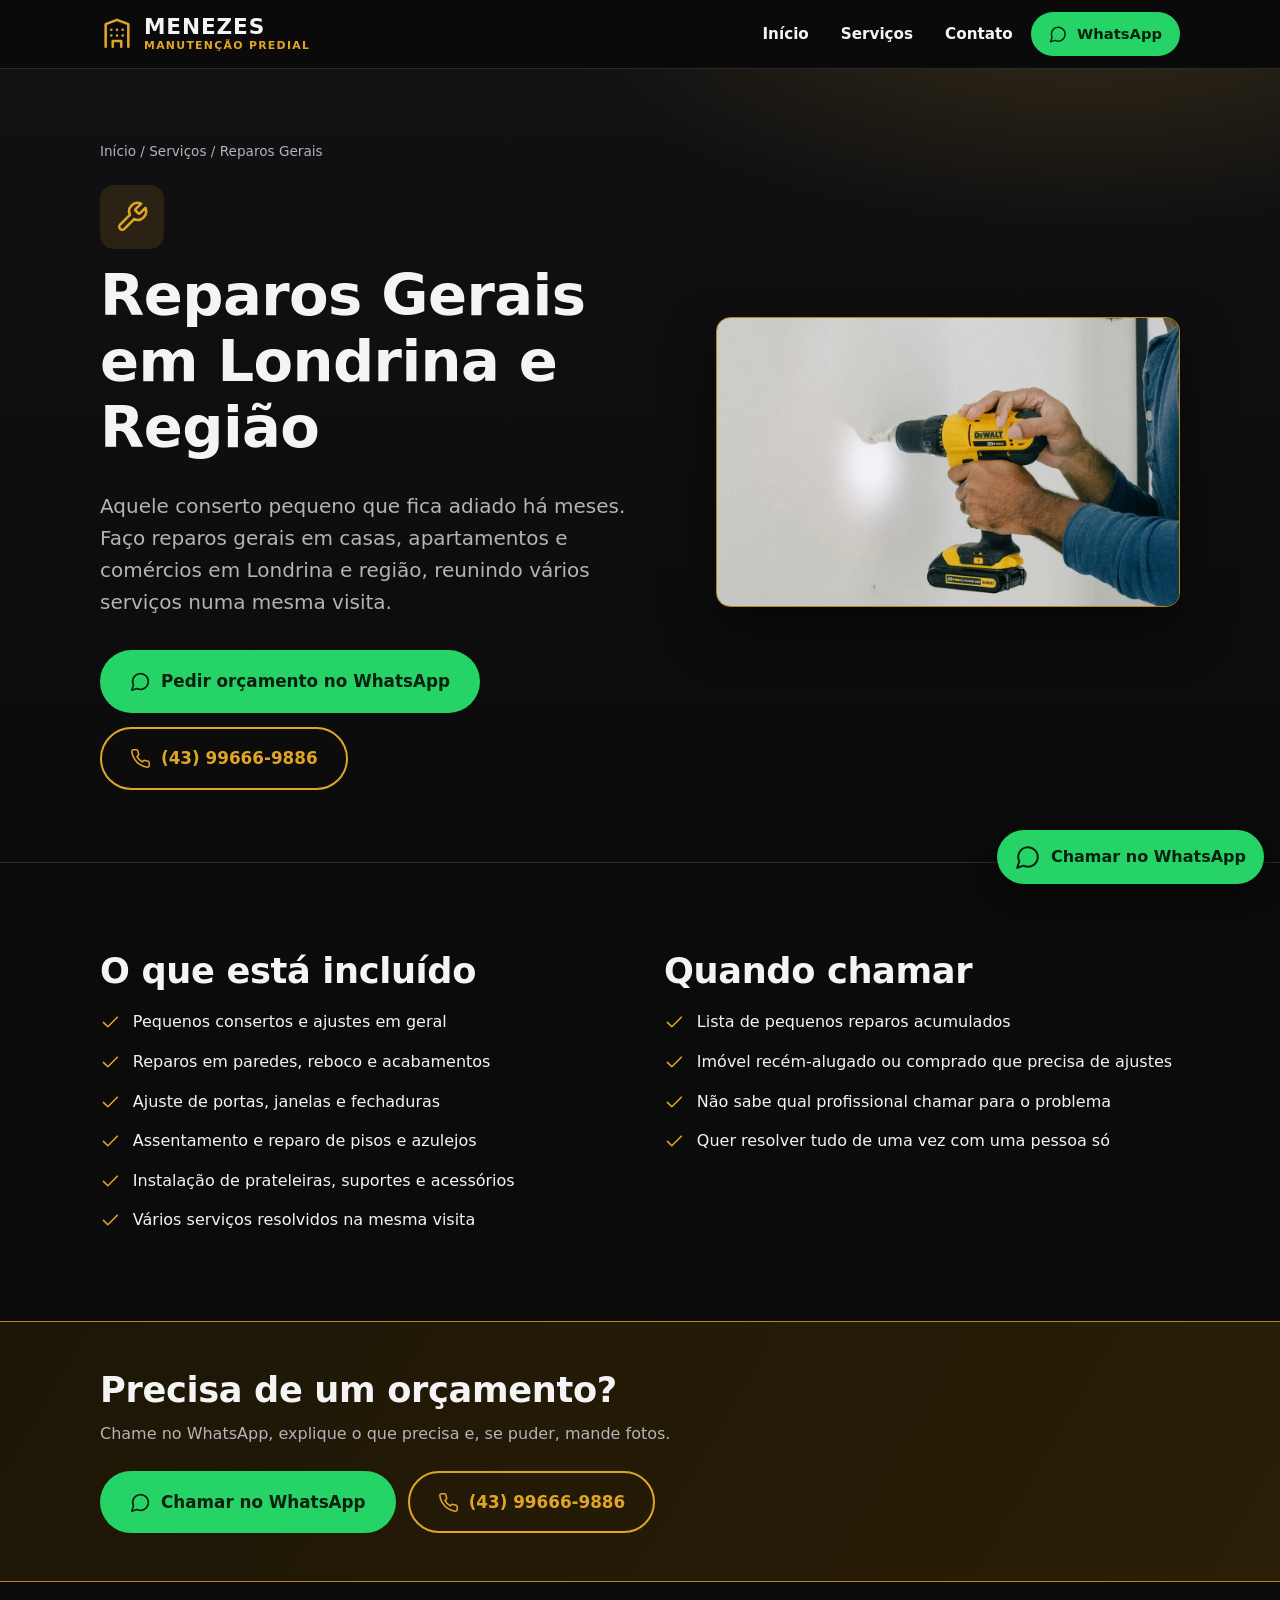
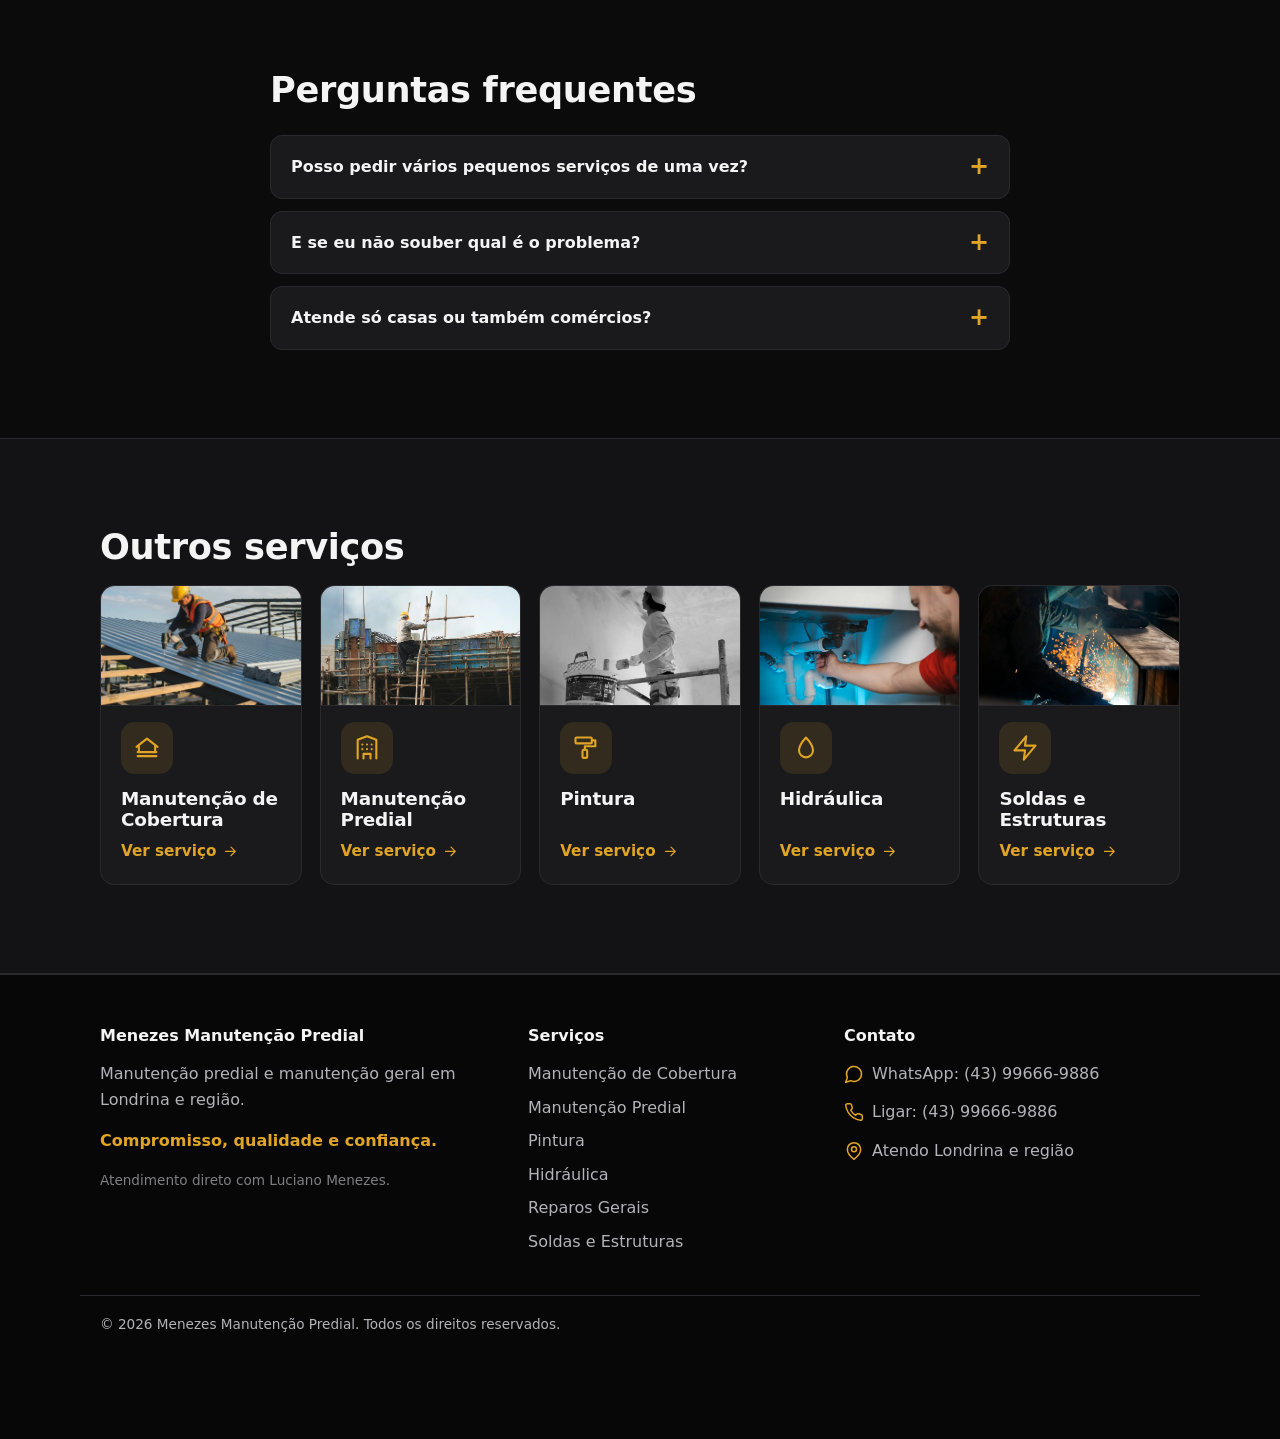
<file: servicos/reparos-gerais.html>
<!DOCTYPE html>
<html lang="pt-BR">
<head>
<meta charset="utf-8">
<meta name="viewport" content="width=device-width, initial-scale=1">
<title>Reparos Gerais e Manutenção em Londrina | Menezes</title>
<meta name="description" content="Reparos gerais em Londrina e região: pequenos consertos, acabamentos e manutenção de casas, apartamentos e comércios. Fale no WhatsApp.">
<meta name="robots" content="index, follow, max-image-preview:large">
<meta name="theme-color" content="#0b0b0c">
<meta name="google-site-verification" content="fst-cAtm29KEh7OEC2O_mf-YQy0w2K6UAZYn08d-RNc">
<link rel="canonical" href="https://lucianomanutencao.com.br/servicos/reparos-gerais">
<link rel="icon" href="/favicon.svg" type="image/svg+xml">
<meta name="geo.region" content="BR-PR">
<meta name="geo.placename" content="Londrina">
<meta property="og:type" content="website">
<meta property="og:locale" content="pt_BR">
<meta property="og:site_name" content="Menezes Manutenção Predial">
<meta property="og:title" content="Reparos Gerais e Manutenção em Londrina | Menezes">
<meta property="og:description" content="Reparos gerais em Londrina e região: pequenos consertos, acabamentos e manutenção de casas, apartamentos e comércios. Fale no WhatsApp.">
<meta property="og:url" content="https://lucianomanutencao.com.br/servicos/reparos-gerais">
<meta property="og:image" content="https://lucianomanutencao.com.br/img/og.jpg">
<meta property="og:image:width" content="1200">
<meta property="og:image:height" content="630">
<meta name="twitter:card" content="summary_large_image">
<meta name="twitter:image" content="https://lucianomanutencao.com.br/img/og.jpg">
<link rel="stylesheet" href="/css/style.css">

<script type="application/ld+json">
{
  "@context": "https://schema.org",
  "@graph": [
    {
      "@type": [
        "HomeAndConstructionBusiness",
        "LocalBusiness"
      ],
      "@id": "https://lucianomanutencao.com.br/#negocio",
      "name": "Menezes Manutenção Predial",
      "url": "https://lucianomanutencao.com.br/",
      "telephone": "+55-43-99666-9886",
      "description": "Manutenção de cobertura residencial, comercial e industrial, manutenção predial e manutenção geral em Londrina e região: pintura, hidráulica, reparos gerais, soldas e estruturas metálicas.",
      "founder": {
        "@type": "Person",
        "name": "Luciano Menezes"
      },
      "areaServed": {
        "@type": "City",
        "name": "Londrina",
        "containedInPlace": {
          "@type": "AdministrativeArea",
          "name": "Paraná"
        }
      },
      "address": {
        "@type": "PostalAddress",
        "addressLocality": "Londrina",
        "addressRegion": "PR",
        "addressCountry": "BR"
      },
      "makesOffer": [
        {
          "@type": "Offer",
          "itemOffered": {
            "@type": "Service",
            "name": "Manutenção de Cobertura",
            "url": "https://lucianomanutencao.com.br/servicos/manutencao-de-cobertura"
          }
        },
        {
          "@type": "Offer",
          "itemOffered": {
            "@type": "Service",
            "name": "Manutenção Predial",
            "url": "https://lucianomanutencao.com.br/servicos/manutencao-predial"
          }
        },
        {
          "@type": "Offer",
          "itemOffered": {
            "@type": "Service",
            "name": "Pintura",
            "url": "https://lucianomanutencao.com.br/servicos/pintura"
          }
        },
        {
          "@type": "Offer",
          "itemOffered": {
            "@type": "Service",
            "name": "Hidráulica",
            "url": "https://lucianomanutencao.com.br/servicos/hidraulica"
          }
        },
        {
          "@type": "Offer",
          "itemOffered": {
            "@type": "Service",
            "name": "Reparos Gerais",
            "url": "https://lucianomanutencao.com.br/servicos/reparos-gerais"
          }
        },
        {
          "@type": "Offer",
          "itemOffered": {
            "@type": "Service",
            "name": "Soldas e Estruturas",
            "url": "https://lucianomanutencao.com.br/servicos/soldas-e-estruturas"
          }
        }
      ]
    },
    {
      "@type": "Service",
      "@id": "https://lucianomanutencao.com.br/servicos/reparos-gerais#servico",
      "name": "Reparos Gerais em Londrina e Região",
      "serviceType": "Reparos Gerais",
      "description": "Reparos gerais em Londrina e região: pequenos consertos, acabamentos e manutenção de casas, apartamentos e comércios. Fale no WhatsApp.",
      "provider": {
        "@id": "https://lucianomanutencao.com.br/#negocio"
      },
      "areaServed": {
        "@type": "City",
        "name": "Londrina"
      },
      "url": "https://lucianomanutencao.com.br/servicos/reparos-gerais",
      "image": "https://lucianomanutencao.com.br/img/reparos.webp"
    },
    {
      "@type": "BreadcrumbList",
      "itemListElement": [
        {
          "@type": "ListItem",
          "position": 1,
          "name": "Início",
          "item": "https://lucianomanutencao.com.br/"
        },
        {
          "@type": "ListItem",
          "position": 2,
          "name": "Serviços",
          "item": "https://lucianomanutencao.com.br/#servicos"
        },
        {
          "@type": "ListItem",
          "position": 3,
          "name": "Reparos Gerais",
          "item": "https://lucianomanutencao.com.br/servicos/reparos-gerais"
        }
      ]
    },
    {
      "@type": "FAQPage",
      "mainEntity": [
        {
          "@type": "Question",
          "name": "Posso pedir vários pequenos serviços de uma vez?",
          "acceptedAnswer": {
            "@type": "Answer",
            "text": "Pode e vale a pena: reunir tudo na mesma visita costuma ser mais prático. Faça uma lista e envie pelo WhatsApp."
          }
        },
        {
          "@type": "Question",
          "name": "E se eu não souber qual é o problema?",
          "acceptedAnswer": {
            "@type": "Answer",
            "text": "Sem problema. Descreva o que está vendo e mande fotos. Se for preciso, é feita uma visita para avaliar."
          }
        },
        {
          "@type": "Question",
          "name": "Atende só casas ou também comércios?",
          "acceptedAnswer": {
            "@type": "Answer",
            "text": "Casas, apartamentos, prédios e comércios em Londrina e região."
          }
        }
      ]
    }
  ]
}
</script>
</head>
<body>

<header class="site-header">
  <div class="container header-inner">
    <a class="brand" href="/" aria-label="Menezes Manutenção Predial - página inicial">
      <span class="brand-mark"><svg class="icon" viewBox="0 0 24 24" fill="none" stroke="currentColor" stroke-width="1.8" stroke-linecap="round" stroke-linejoin="round" aria-hidden="true" focusable="false"><path d="M4 21V5l8-3 8 3v16"/><path d="M9 21v-4h6v4"/><path d="M8 9h.01M12 9h.01M16 9h.01M8 13h.01M12 13h.01M16 13h.01"/></svg></span>
      <span class="brand-text"><strong>MENEZES</strong><small>Manutenção Predial</small></span>
    </a>
    <button class="nav-toggle" type="button" aria-expanded="false" aria-controls="menu" aria-label="Abrir menu">
      <svg class="icon icon-open" viewBox="0 0 24 24" fill="none" stroke="currentColor" stroke-width="1.8" stroke-linecap="round" stroke-linejoin="round" aria-hidden="true" focusable="false"><path d="M4 6h16M4 12h16M4 18h16"/></svg><svg class="icon icon-close" viewBox="0 0 24 24" fill="none" stroke="currentColor" stroke-width="1.8" stroke-linecap="round" stroke-linejoin="round" aria-hidden="true" focusable="false"><path d="M6 6l12 12M18 6 6 18"/></svg>
    </button>
    <nav id="menu" class="nav" aria-label="Principal">
      <ul>
        <li><a href="/">Início</a></li>
        <li class="has-sub">
          <a href="/#servicos">Serviços</a>
          <ul class="sub">
            <li><a href="/servicos/manutencao-de-cobertura">Manutenção de Cobertura</a></li>
            <li><a href="/servicos/manutencao-predial">Manutenção Predial</a></li>
            <li><a href="/servicos/pintura">Pintura</a></li>
            <li><a href="/servicos/hidraulica">Hidráulica</a></li>
            <li><a href="/servicos/reparos-gerais" aria-current="page">Reparos Gerais</a></li>
            <li><a href="/servicos/soldas-e-estruturas">Soldas e Estruturas</a></li>
          </ul>
        </li>
        <li><a href="/#contato">Contato</a></li>
        <li><a class="btn btn-wa btn-sm" href="https://wa.me/5543996669886?text=Ol%C3%A1%2C%20Luciano!%20Vi%20o%20site%20e%20gostaria%20de%20um%20or%C3%A7amento." target="_blank" rel="noopener"><svg class="icon" viewBox="0 0 24 24" fill="none" stroke="currentColor" stroke-width="1.8" stroke-linecap="round" stroke-linejoin="round" aria-hidden="true" focusable="false"><path d="M7.9 20A9 9 0 1 0 4 16.1L2 22Z"/></svg> WhatsApp</a></li>
      </ul>
    </nav>
  </div>
</header>
<main>
  <section class="page-hero">
    <div class="container hero-grid">
    <div class="hero-inner">
      <nav class="breadcrumb" aria-label="Você está em">
        <a href="/">Início</a> <span aria-hidden="true">/</span> <a href="/#servicos">Serviços</a> <span aria-hidden="true">/</span> <span aria-current="page">Reparos Gerais</span>
      </nav>
      <span class="card-icon big"><svg class="icon" viewBox="0 0 24 24" fill="none" stroke="currentColor" stroke-width="1.8" stroke-linecap="round" stroke-linejoin="round" aria-hidden="true" focusable="false"><path d="M14.7 6.3a1 1 0 0 0 0 1.4l1.6 1.6a1 1 0 0 0 1.4 0l3.77-3.77a6 6 0 0 1-7.94 7.94l-6.91 6.91a2.12 2.12 0 0 1-3-3l6.91-6.91a6 6 0 0 1 7.94-7.94l-3.76 3.76z"/></svg></span>
      <h1>Reparos Gerais em Londrina e Região</h1>
      <p class="hero-lead">Aquele conserto pequeno que fica adiado há meses. Faço reparos gerais em casas, apartamentos e comércios em Londrina e região, reunindo vários serviços numa mesma visita.</p>
      <div class="hero-actions">
        <a class="btn btn-wa btn-lg" href="https://wa.me/5543996669886?text=Ol%C3%A1%2C%20Luciano!%20Vi%20o%20site%20e%20preciso%20de%20alguns%20reparos.%20Pode%20me%20ajudar%3F" target="_blank" rel="noopener"><svg class="icon" viewBox="0 0 24 24" fill="none" stroke="currentColor" stroke-width="1.8" stroke-linecap="round" stroke-linejoin="round" aria-hidden="true" focusable="false"><path d="M7.9 20A9 9 0 1 0 4 16.1L2 22Z"/></svg> Pedir orçamento no WhatsApp</a>
        <a class="btn btn-ghost btn-lg" href="tel:+5543996669886"><svg class="icon" viewBox="0 0 24 24" fill="none" stroke="currentColor" stroke-width="1.8" stroke-linecap="round" stroke-linejoin="round" aria-hidden="true" focusable="false"><path d="M22 16.9v3a2 2 0 0 1-2.2 2 19.8 19.8 0 0 1-8.6-3.1 19.5 19.5 0 0 1-6-6A19.8 19.8 0 0 1 2.1 4.2 2 2 0 0 1 4.1 2h3a2 2 0 0 1 2 1.7c.1 1 .4 1.9.7 2.8a2 2 0 0 1-.5 2.1L8 9.9a16 16 0 0 0 6 6l1.3-1.3a2 2 0 0 1 2.1-.4c.9.3 1.8.6 2.8.7a2 2 0 0 1 1.7 2z"/></svg> (43) 99666-9886</a>
      </div>
    </div>
    <div class="page-photo"><img class="pp-img" src="/img/reparos.webp" alt="Profissional usando furadeira em parede" width="1200" height="750" fetchpriority="high" decoding="async"></div>
    </div>
  </section>

  <section class="section" aria-labelledby="inc-t">
    <div class="container two-col">
      <div>
        <h2 id="inc-t">O que está incluído</h2>
        <ul class="checklist">
          <li><svg class="icon" viewBox="0 0 24 24" fill="none" stroke="currentColor" stroke-width="1.8" stroke-linecap="round" stroke-linejoin="round" aria-hidden="true" focusable="false"><path d="M20 6 9 17l-5-5"/></svg><span>Pequenos consertos e ajustes em geral</span></li>
          <li><svg class="icon" viewBox="0 0 24 24" fill="none" stroke="currentColor" stroke-width="1.8" stroke-linecap="round" stroke-linejoin="round" aria-hidden="true" focusable="false"><path d="M20 6 9 17l-5-5"/></svg><span>Reparos em paredes, reboco e acabamentos</span></li>
          <li><svg class="icon" viewBox="0 0 24 24" fill="none" stroke="currentColor" stroke-width="1.8" stroke-linecap="round" stroke-linejoin="round" aria-hidden="true" focusable="false"><path d="M20 6 9 17l-5-5"/></svg><span>Ajuste de portas, janelas e fechaduras</span></li>
          <li><svg class="icon" viewBox="0 0 24 24" fill="none" stroke="currentColor" stroke-width="1.8" stroke-linecap="round" stroke-linejoin="round" aria-hidden="true" focusable="false"><path d="M20 6 9 17l-5-5"/></svg><span>Assentamento e reparo de pisos e azulejos</span></li>
          <li><svg class="icon" viewBox="0 0 24 24" fill="none" stroke="currentColor" stroke-width="1.8" stroke-linecap="round" stroke-linejoin="round" aria-hidden="true" focusable="false"><path d="M20 6 9 17l-5-5"/></svg><span>Instalação de prateleiras, suportes e acessórios</span></li>
          <li><svg class="icon" viewBox="0 0 24 24" fill="none" stroke="currentColor" stroke-width="1.8" stroke-linecap="round" stroke-linejoin="round" aria-hidden="true" focusable="false"><path d="M20 6 9 17l-5-5"/></svg><span>Vários serviços resolvidos na mesma visita</span></li>
        </ul>
      </div>
      <div>
        <h2>Quando chamar</h2>
        <ul class="checklist">
          <li><svg class="icon" viewBox="0 0 24 24" fill="none" stroke="currentColor" stroke-width="1.8" stroke-linecap="round" stroke-linejoin="round" aria-hidden="true" focusable="false"><path d="M20 6 9 17l-5-5"/></svg><span>Lista de pequenos reparos acumulados</span></li>
          <li><svg class="icon" viewBox="0 0 24 24" fill="none" stroke="currentColor" stroke-width="1.8" stroke-linecap="round" stroke-linejoin="round" aria-hidden="true" focusable="false"><path d="M20 6 9 17l-5-5"/></svg><span>Imóvel recém-alugado ou comprado que precisa de ajustes</span></li>
          <li><svg class="icon" viewBox="0 0 24 24" fill="none" stroke="currentColor" stroke-width="1.8" stroke-linecap="round" stroke-linejoin="round" aria-hidden="true" focusable="false"><path d="M20 6 9 17l-5-5"/></svg><span>Não sabe qual profissional chamar para o problema</span></li>
          <li><svg class="icon" viewBox="0 0 24 24" fill="none" stroke="currentColor" stroke-width="1.8" stroke-linecap="round" stroke-linejoin="round" aria-hidden="true" focusable="false"><path d="M20 6 9 17l-5-5"/></svg><span>Quer resolver tudo de uma vez com uma pessoa só</span></li>
        </ul>
      </div>
    </div>
  </section>

  
<section class="cta-band">
  <div class="container cta-inner">
    <div>
      <h2>Precisa de um orçamento?</h2>
      <p>Chame no WhatsApp, explique o que precisa e, se puder, mande fotos.</p>
    </div>
    <div class="cta-actions">
      <a class="btn btn-wa btn-lg" href="https://wa.me/5543996669886?text=Ol%C3%A1%2C%20Luciano!%20Vi%20o%20site%20e%20preciso%20de%20alguns%20reparos.%20Pode%20me%20ajudar%3F" target="_blank" rel="noopener"><svg class="icon" viewBox="0 0 24 24" fill="none" stroke="currentColor" stroke-width="1.8" stroke-linecap="round" stroke-linejoin="round" aria-hidden="true" focusable="false"><path d="M7.9 20A9 9 0 1 0 4 16.1L2 22Z"/></svg> Chamar no WhatsApp</a>
      <a class="btn btn-ghost btn-lg" href="tel:+5543996669886"><svg class="icon" viewBox="0 0 24 24" fill="none" stroke="currentColor" stroke-width="1.8" stroke-linecap="round" stroke-linejoin="round" aria-hidden="true" focusable="false"><path d="M22 16.9v3a2 2 0 0 1-2.2 2 19.8 19.8 0 0 1-8.6-3.1 19.5 19.5 0 0 1-6-6A19.8 19.8 0 0 1 2.1 4.2 2 2 0 0 1 4.1 2h3a2 2 0 0 1 2 1.7c.1 1 .4 1.9.7 2.8a2 2 0 0 1-.5 2.1L8 9.9a16 16 0 0 0 6 6l1.3-1.3a2 2 0 0 1 2.1-.4c.9.3 1.8.6 2.8.7a2 2 0 0 1 1.7 2z"/></svg> (43) 99666-9886</a>
    </div>
  </div>
</section>
  
<section class="section" aria-labelledby="faq-t">
  <div class="container narrow">
    <h2 id="faq-t">Perguntas frequentes</h2>
    <div class="faq">
      <details><summary>Posso pedir vários pequenos serviços de uma vez?</summary><p>Pode e vale a pena: reunir tudo na mesma visita costuma ser mais prático. Faça uma lista e envie pelo WhatsApp.</p></details>
      <details><summary>E se eu não souber qual é o problema?</summary><p>Sem problema. Descreva o que está vendo e mande fotos. Se for preciso, é feita uma visita para avaliar.</p></details>
      <details><summary>Atende só casas ou também comércios?</summary><p>Casas, apartamentos, prédios e comércios em Londrina e região.</p></details>
    </div>
  </div>
</section>

  <section class="section section-alt" aria-labelledby="outros-t">
    <div class="container">
      <h2 id="outros-t">Outros serviços</h2>
      <div class="cards cards-sm">
        <a class="card" href="/servicos/manutencao-de-cobertura"><img class="card-img" src="/img/cobertura.webp" alt="Profissional de capacete instalando telhado metálico com parafusadeira" width="1200" height="750" loading="lazy" decoding="async"><span class="card-icon"><svg class="icon" viewBox="0 0 24 24" fill="none" stroke="currentColor" stroke-width="1.8" stroke-linecap="round" stroke-linejoin="round" aria-hidden="true" focusable="false"><path d="M3 11 12 4l9 7"/><path d="M5 10.5v4M19 10.5v4"/><path d="M4 15.5h16M4 19h16"/></svg></span><h3>Manutenção de Cobertura</h3><span class="card-link">Ver serviço <svg class="icon" viewBox="0 0 24 24" fill="none" stroke="currentColor" stroke-width="1.8" stroke-linecap="round" stroke-linejoin="round" aria-hidden="true" focusable="false"><path d="M5 12h14M13 6l6 6-6 6"/></svg></span></a>
        <a class="card" href="/servicos/manutencao-predial"><img class="card-img" src="/img/predial.webp" alt="Profissional em andaime trabalhando em prédio" width="1200" height="750" loading="lazy" decoding="async"><span class="card-icon"><svg class="icon" viewBox="0 0 24 24" fill="none" stroke="currentColor" stroke-width="1.8" stroke-linecap="round" stroke-linejoin="round" aria-hidden="true" focusable="false"><path d="M4 21V5l8-3 8 3v16"/><path d="M9 21v-4h6v4"/><path d="M8 9h.01M12 9h.01M16 9h.01M8 13h.01M12 13h.01M16 13h.01"/></svg></span><h3>Manutenção Predial</h3><span class="card-link">Ver serviço <svg class="icon" viewBox="0 0 24 24" fill="none" stroke="currentColor" stroke-width="1.8" stroke-linecap="round" stroke-linejoin="round" aria-hidden="true" focusable="false"><path d="M5 12h14M13 6l6 6-6 6"/></svg></span></a>
        <a class="card" href="/servicos/pintura"><img class="card-img" src="/img/pintura.webp" alt="Pintor trabalhando em parede sobre andaime" width="1200" height="750" loading="lazy" decoding="async"><span class="card-icon"><svg class="icon" viewBox="0 0 24 24" fill="none" stroke="currentColor" stroke-width="1.8" stroke-linecap="round" stroke-linejoin="round" aria-hidden="true" focusable="false"><rect x="3" y="3" width="14" height="5" rx="1"/><path d="M17 5.5h3v5h-9v3"/><rect x="9" y="13.5" width="4" height="7" rx="1"/></svg></span><h3>Pintura</h3><span class="card-link">Ver serviço <svg class="icon" viewBox="0 0 24 24" fill="none" stroke="currentColor" stroke-width="1.8" stroke-linecap="round" stroke-linejoin="round" aria-hidden="true" focusable="false"><path d="M5 12h14M13 6l6 6-6 6"/></svg></span></a>
        <a class="card" href="/servicos/hidraulica"><img class="card-img" src="/img/hidraulica.webp" alt="Profissional consertando encanamento sob a pia" width="1200" height="750" loading="lazy" decoding="async"><span class="card-icon"><svg class="icon" viewBox="0 0 24 24" fill="none" stroke="currentColor" stroke-width="1.8" stroke-linecap="round" stroke-linejoin="round" aria-hidden="true" focusable="false"><path d="M12 3s6 6.5 6 11a6 6 0 0 1-12 0c0-4.5 6-11 6-11z"/></svg></span><h3>Hidráulica</h3><span class="card-link">Ver serviço <svg class="icon" viewBox="0 0 24 24" fill="none" stroke="currentColor" stroke-width="1.8" stroke-linecap="round" stroke-linejoin="round" aria-hidden="true" focusable="false"><path d="M5 12h14M13 6l6 6-6 6"/></svg></span></a>
        <a class="card" href="/servicos/soldas-e-estruturas"><img class="card-img" src="/img/solda.webp" alt="Soldador trabalhando em estrutura metálica com faíscas" width="1200" height="750" loading="lazy" decoding="async"><span class="card-icon"><svg class="icon" viewBox="0 0 24 24" fill="none" stroke="currentColor" stroke-width="1.8" stroke-linecap="round" stroke-linejoin="round" aria-hidden="true" focusable="false"><path d="M13 2 3 14h9l-1 8 10-12h-9l1-8z"/></svg></span><h3>Soldas e Estruturas</h3><span class="card-link">Ver serviço <svg class="icon" viewBox="0 0 24 24" fill="none" stroke="currentColor" stroke-width="1.8" stroke-linecap="round" stroke-linejoin="round" aria-hidden="true" focusable="false"><path d="M5 12h14M13 6l6 6-6 6"/></svg></span></a>
      </div>
    </div>
  </section>
</main>

<footer class="site-footer" id="contato">
  <div class="container footer-grid">
    <div>
      <p class="footer-title">Menezes Manutenção Predial</p>
      <p>Manutenção predial e manutenção geral em Londrina e região.</p>
      <p class="footer-tag">Compromisso, qualidade e confiança.</p>
      <p class="footer-owner">Atendimento direto com Luciano Menezes.</p>
    </div>
    <div>
      <p class="footer-title">Serviços</p>
      <ul>
        <li><a href="/servicos/manutencao-de-cobertura">Manutenção de Cobertura</a></li>
        <li><a href="/servicos/manutencao-predial">Manutenção Predial</a></li>
        <li><a href="/servicos/pintura">Pintura</a></li>
        <li><a href="/servicos/hidraulica">Hidráulica</a></li>
        <li><a href="/servicos/reparos-gerais">Reparos Gerais</a></li>
        <li><a href="/servicos/soldas-e-estruturas">Soldas e Estruturas</a></li>
      </ul>
    </div>
    <div>
      <p class="footer-title">Contato</p>
      <ul>
        <li><a href="https://wa.me/5543996669886?text=Ol%C3%A1%2C%20Luciano!%20Vi%20o%20site%20e%20gostaria%20de%20um%20or%C3%A7amento." target="_blank" rel="noopener"><svg class="icon" viewBox="0 0 24 24" fill="none" stroke="currentColor" stroke-width="1.8" stroke-linecap="round" stroke-linejoin="round" aria-hidden="true" focusable="false"><path d="M7.9 20A9 9 0 1 0 4 16.1L2 22Z"/></svg> WhatsApp: (43) 99666-9886</a></li>
        <li><a href="tel:+5543996669886"><svg class="icon" viewBox="0 0 24 24" fill="none" stroke="currentColor" stroke-width="1.8" stroke-linecap="round" stroke-linejoin="round" aria-hidden="true" focusable="false"><path d="M22 16.9v3a2 2 0 0 1-2.2 2 19.8 19.8 0 0 1-8.6-3.1 19.5 19.5 0 0 1-6-6A19.8 19.8 0 0 1 2.1 4.2 2 2 0 0 1 4.1 2h3a2 2 0 0 1 2 1.7c.1 1 .4 1.9.7 2.8a2 2 0 0 1-.5 2.1L8 9.9a16 16 0 0 0 6 6l1.3-1.3a2 2 0 0 1 2.1-.4c.9.3 1.8.6 2.8.7a2 2 0 0 1 1.7 2z"/></svg> Ligar: (43) 99666-9886</a></li>
        <li><span><svg class="icon" viewBox="0 0 24 24" fill="none" stroke="currentColor" stroke-width="1.8" stroke-linecap="round" stroke-linejoin="round" aria-hidden="true" focusable="false"><path d="M20 10c0 6-8 12-8 12s-8-6-8-12a8 8 0 0 1 16 0z"/><circle cx="12" cy="10" r="3"/></svg> Atendo Londrina e região</span></li>
      </ul>
    </div>
  </div>
  <div class="container footer-bottom">
    <p>© <span id="ano">2026</span> Menezes Manutenção Predial. Todos os direitos reservados.</p>
  </div>
</footer>
<a class="wa-float" href="https://wa.me/5543996669886?text=Ol%C3%A1%2C%20Luciano!%20Vi%20o%20site%20e%20gostaria%20de%20um%20or%C3%A7amento." target="_blank" rel="noopener" aria-label="Chamar no WhatsApp"><svg class="icon" viewBox="0 0 24 24" fill="none" stroke="currentColor" stroke-width="1.8" stroke-linecap="round" stroke-linejoin="round" aria-hidden="true" focusable="false"><path d="M7.9 20A9 9 0 1 0 4 16.1L2 22Z"/></svg><span>Chamar no WhatsApp</span></a>
<script src="/js/main.js" defer></script>
</body>
</html>
</file>
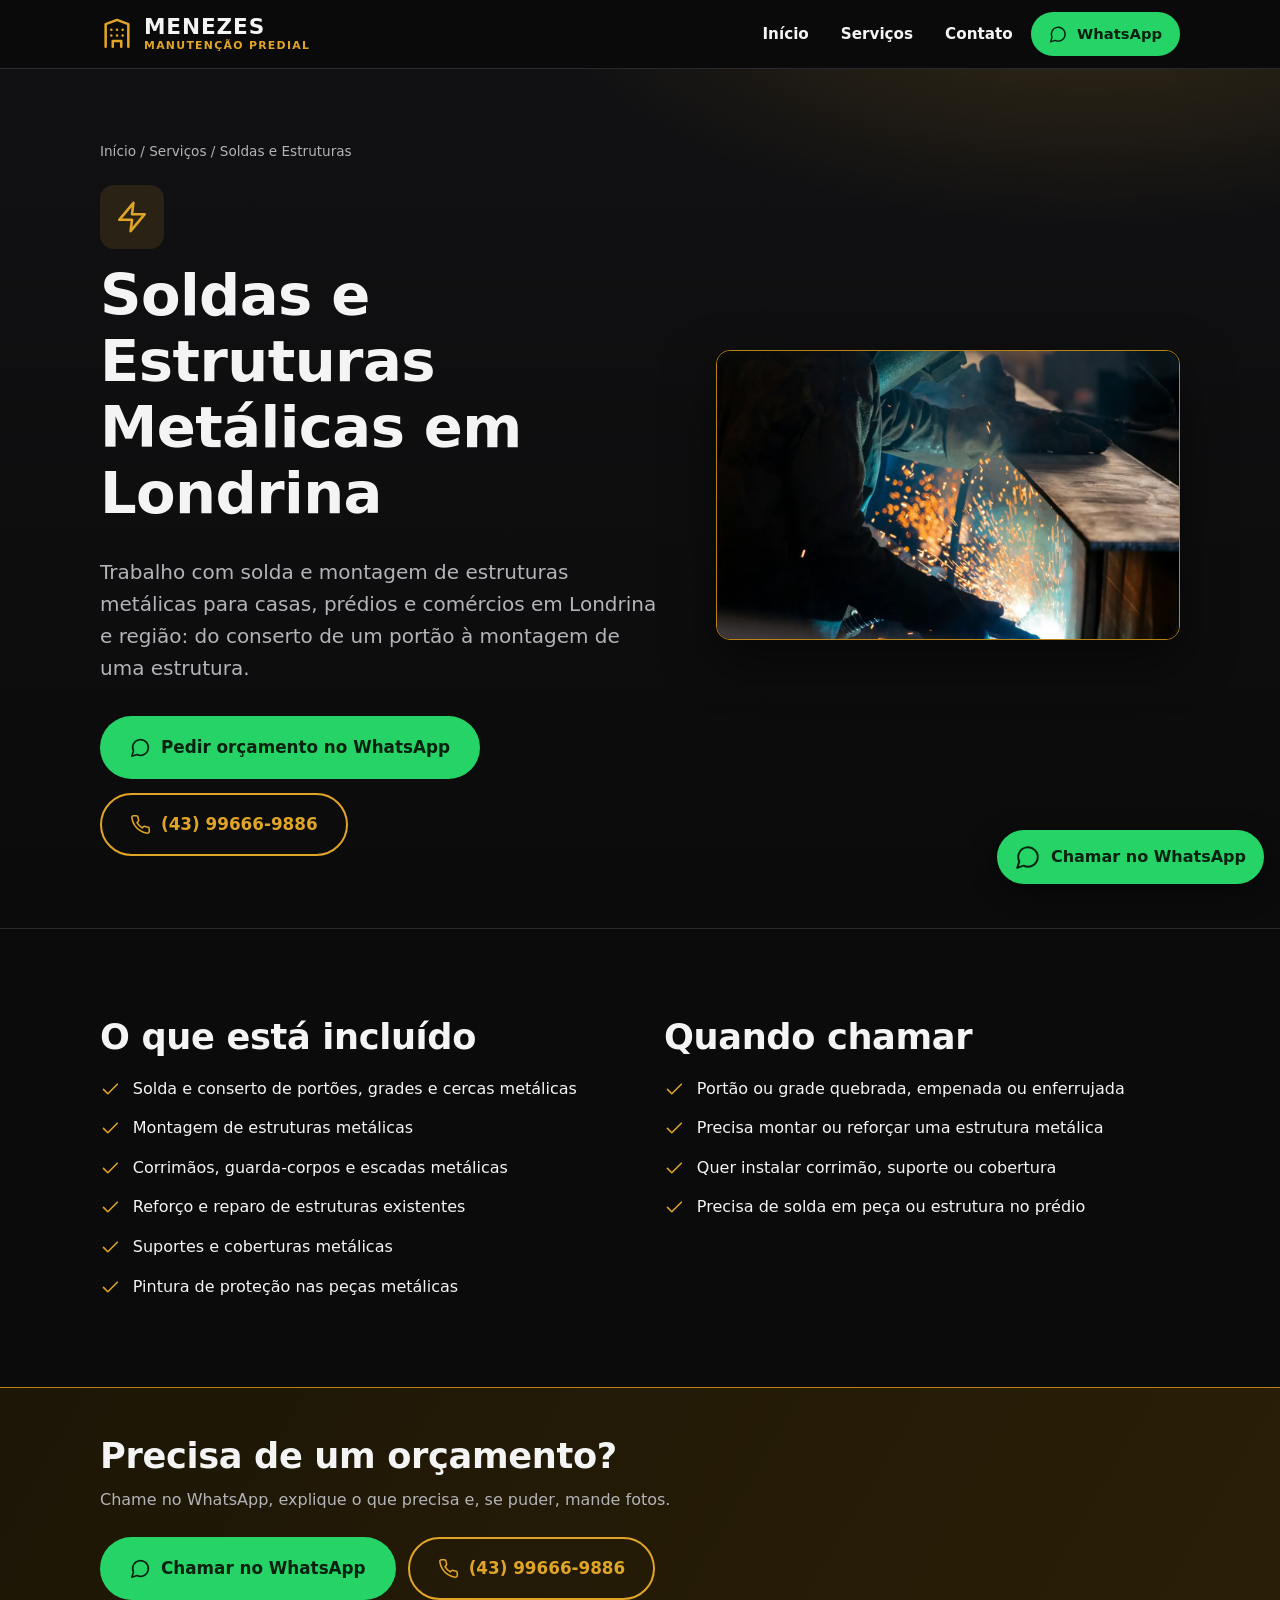
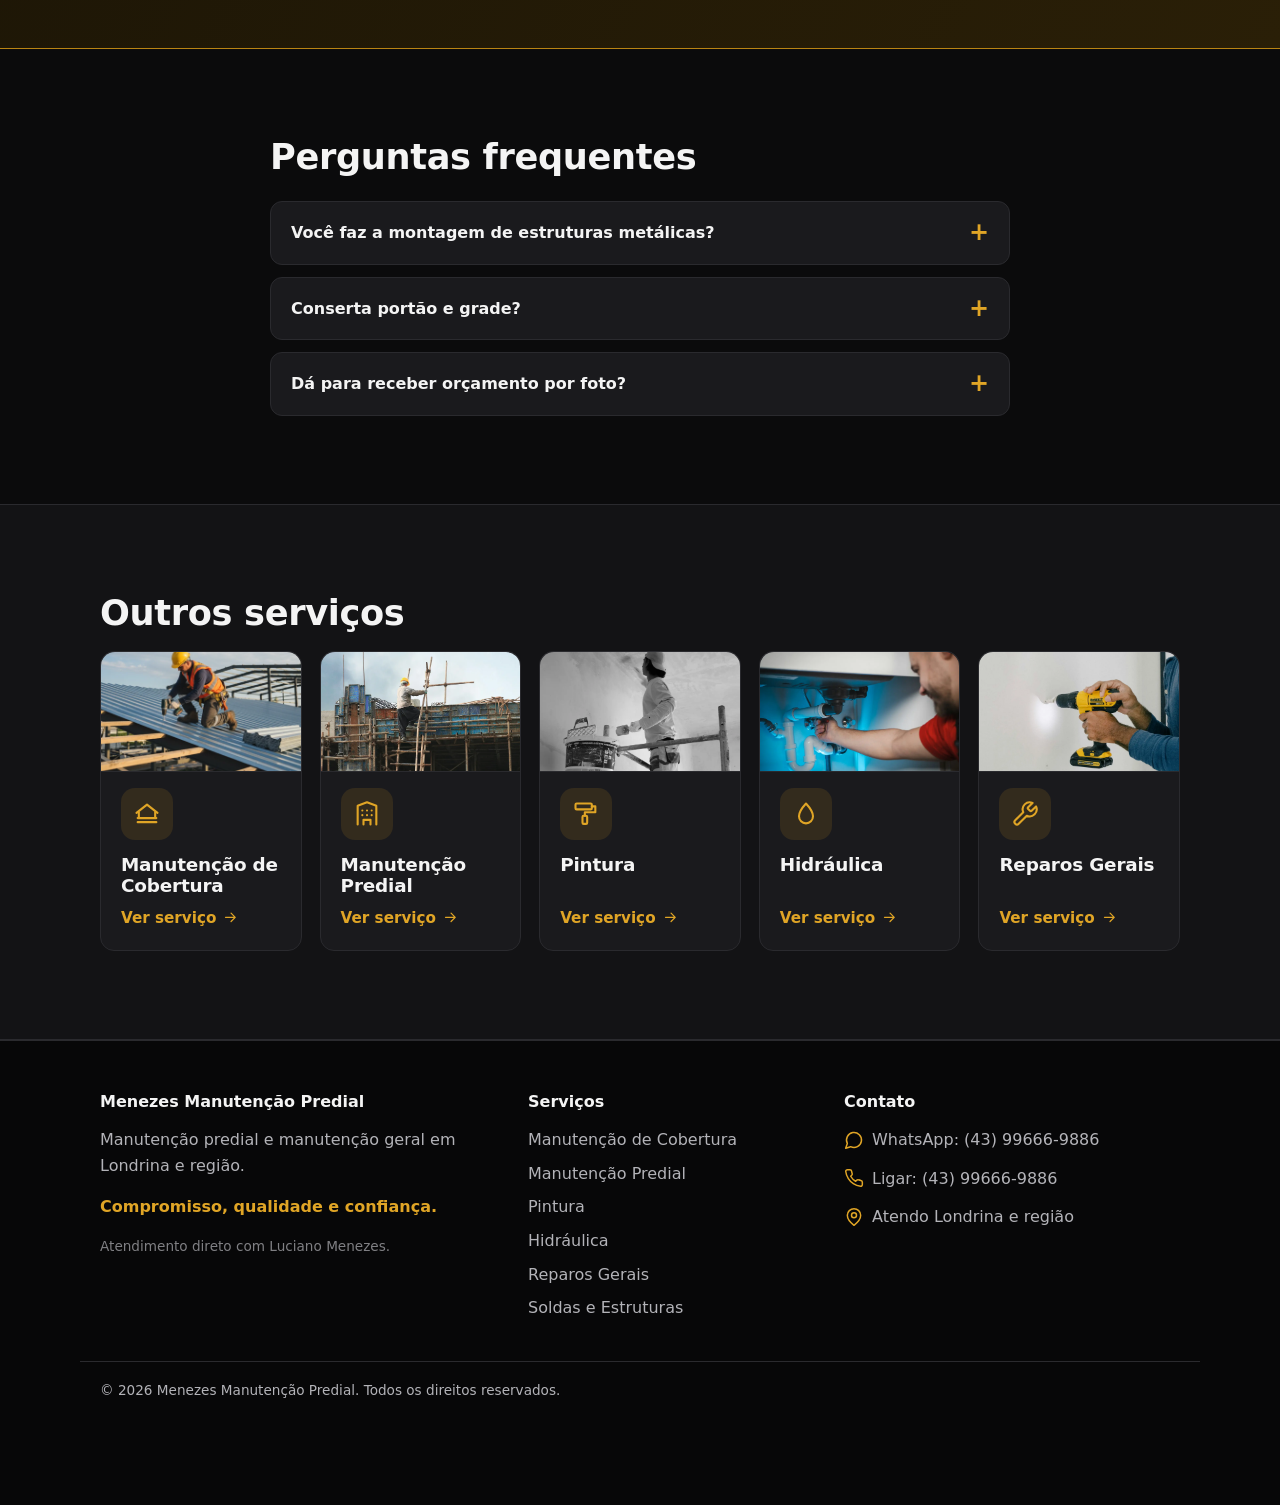
<file: servicos/soldas-e-estruturas.html>
<!DOCTYPE html>
<html lang="pt-BR">
<head>
<meta charset="utf-8">
<meta name="viewport" content="width=device-width, initial-scale=1">
<title>Soldas e Estruturas Metálicas em Londrina | Menezes</title>
<meta name="description" content="Soldas e montagem de estruturas metálicas em Londrina e região: portões, grades, corrimãos, coberturas e reforços. Peça orçamento no WhatsApp.">
<meta name="robots" content="index, follow, max-image-preview:large">
<meta name="theme-color" content="#0b0b0c">
<meta name="google-site-verification" content="fst-cAtm29KEh7OEC2O_mf-YQy0w2K6UAZYn08d-RNc">
<link rel="canonical" href="https://lucianomanutencao.com.br/servicos/soldas-e-estruturas">
<link rel="icon" href="/favicon.svg" type="image/svg+xml">
<meta name="geo.region" content="BR-PR">
<meta name="geo.placename" content="Londrina">
<meta property="og:type" content="website">
<meta property="og:locale" content="pt_BR">
<meta property="og:site_name" content="Menezes Manutenção Predial">
<meta property="og:title" content="Soldas e Estruturas Metálicas em Londrina | Menezes">
<meta property="og:description" content="Soldas e montagem de estruturas metálicas em Londrina e região: portões, grades, corrimãos, coberturas e reforços. Peça orçamento no WhatsApp.">
<meta property="og:url" content="https://lucianomanutencao.com.br/servicos/soldas-e-estruturas">
<meta property="og:image" content="https://lucianomanutencao.com.br/img/og.jpg">
<meta property="og:image:width" content="1200">
<meta property="og:image:height" content="630">
<meta name="twitter:card" content="summary_large_image">
<meta name="twitter:image" content="https://lucianomanutencao.com.br/img/og.jpg">
<link rel="stylesheet" href="/css/style.css">

<script type="application/ld+json">
{
  "@context": "https://schema.org",
  "@graph": [
    {
      "@type": [
        "HomeAndConstructionBusiness",
        "LocalBusiness"
      ],
      "@id": "https://lucianomanutencao.com.br/#negocio",
      "name": "Menezes Manutenção Predial",
      "url": "https://lucianomanutencao.com.br/",
      "telephone": "+55-43-99666-9886",
      "description": "Manutenção de cobertura residencial, comercial e industrial, manutenção predial e manutenção geral em Londrina e região: pintura, hidráulica, reparos gerais, soldas e estruturas metálicas.",
      "founder": {
        "@type": "Person",
        "name": "Luciano Menezes"
      },
      "areaServed": {
        "@type": "City",
        "name": "Londrina",
        "containedInPlace": {
          "@type": "AdministrativeArea",
          "name": "Paraná"
        }
      },
      "address": {
        "@type": "PostalAddress",
        "addressLocality": "Londrina",
        "addressRegion": "PR",
        "addressCountry": "BR"
      },
      "makesOffer": [
        {
          "@type": "Offer",
          "itemOffered": {
            "@type": "Service",
            "name": "Manutenção de Cobertura",
            "url": "https://lucianomanutencao.com.br/servicos/manutencao-de-cobertura"
          }
        },
        {
          "@type": "Offer",
          "itemOffered": {
            "@type": "Service",
            "name": "Manutenção Predial",
            "url": "https://lucianomanutencao.com.br/servicos/manutencao-predial"
          }
        },
        {
          "@type": "Offer",
          "itemOffered": {
            "@type": "Service",
            "name": "Pintura",
            "url": "https://lucianomanutencao.com.br/servicos/pintura"
          }
        },
        {
          "@type": "Offer",
          "itemOffered": {
            "@type": "Service",
            "name": "Hidráulica",
            "url": "https://lucianomanutencao.com.br/servicos/hidraulica"
          }
        },
        {
          "@type": "Offer",
          "itemOffered": {
            "@type": "Service",
            "name": "Reparos Gerais",
            "url": "https://lucianomanutencao.com.br/servicos/reparos-gerais"
          }
        },
        {
          "@type": "Offer",
          "itemOffered": {
            "@type": "Service",
            "name": "Soldas e Estruturas",
            "url": "https://lucianomanutencao.com.br/servicos/soldas-e-estruturas"
          }
        }
      ]
    },
    {
      "@type": "Service",
      "@id": "https://lucianomanutencao.com.br/servicos/soldas-e-estruturas#servico",
      "name": "Soldas e Estruturas Metálicas em Londrina",
      "serviceType": "Soldas e Estruturas",
      "description": "Soldas e montagem de estruturas metálicas em Londrina e região: portões, grades, corrimãos, coberturas e reforços. Peça orçamento no WhatsApp.",
      "provider": {
        "@id": "https://lucianomanutencao.com.br/#negocio"
      },
      "areaServed": {
        "@type": "City",
        "name": "Londrina"
      },
      "url": "https://lucianomanutencao.com.br/servicos/soldas-e-estruturas",
      "image": "https://lucianomanutencao.com.br/img/solda.webp"
    },
    {
      "@type": "BreadcrumbList",
      "itemListElement": [
        {
          "@type": "ListItem",
          "position": 1,
          "name": "Início",
          "item": "https://lucianomanutencao.com.br/"
        },
        {
          "@type": "ListItem",
          "position": 2,
          "name": "Serviços",
          "item": "https://lucianomanutencao.com.br/#servicos"
        },
        {
          "@type": "ListItem",
          "position": 3,
          "name": "Soldas e Estruturas",
          "item": "https://lucianomanutencao.com.br/servicos/soldas-e-estruturas"
        }
      ]
    },
    {
      "@type": "FAQPage",
      "mainEntity": [
        {
          "@type": "Question",
          "name": "Você faz a montagem de estruturas metálicas?",
          "acceptedAnswer": {
            "@type": "Answer",
            "text": "Sim. Faço solda e montagem de estruturas para casas, prédios e comércios em Londrina e região. Descreva o que precisa pelo WhatsApp para avaliarmos."
          }
        },
        {
          "@type": "Question",
          "name": "Conserta portão e grade?",
          "acceptedAnswer": {
            "@type": "Answer",
            "text": "Sim. Solda, reforço e reparo de portões, grades e cercas metálicas estão entre os serviços mais comuns."
          }
        },
        {
          "@type": "Question",
          "name": "Dá para receber orçamento por foto?",
          "acceptedAnswer": {
            "@type": "Answer",
            "text": "Para muitos serviços sim. Mande fotos e medidas aproximadas pelo WhatsApp. Em casos maiores, é feita uma visita técnica."
          }
        }
      ]
    }
  ]
}
</script>
</head>
<body>

<header class="site-header">
  <div class="container header-inner">
    <a class="brand" href="/" aria-label="Menezes Manutenção Predial - página inicial">
      <span class="brand-mark"><svg class="icon" viewBox="0 0 24 24" fill="none" stroke="currentColor" stroke-width="1.8" stroke-linecap="round" stroke-linejoin="round" aria-hidden="true" focusable="false"><path d="M4 21V5l8-3 8 3v16"/><path d="M9 21v-4h6v4"/><path d="M8 9h.01M12 9h.01M16 9h.01M8 13h.01M12 13h.01M16 13h.01"/></svg></span>
      <span class="brand-text"><strong>MENEZES</strong><small>Manutenção Predial</small></span>
    </a>
    <button class="nav-toggle" type="button" aria-expanded="false" aria-controls="menu" aria-label="Abrir menu">
      <svg class="icon icon-open" viewBox="0 0 24 24" fill="none" stroke="currentColor" stroke-width="1.8" stroke-linecap="round" stroke-linejoin="round" aria-hidden="true" focusable="false"><path d="M4 6h16M4 12h16M4 18h16"/></svg><svg class="icon icon-close" viewBox="0 0 24 24" fill="none" stroke="currentColor" stroke-width="1.8" stroke-linecap="round" stroke-linejoin="round" aria-hidden="true" focusable="false"><path d="M6 6l12 12M18 6 6 18"/></svg>
    </button>
    <nav id="menu" class="nav" aria-label="Principal">
      <ul>
        <li><a href="/">Início</a></li>
        <li class="has-sub">
          <a href="/#servicos">Serviços</a>
          <ul class="sub">
            <li><a href="/servicos/manutencao-de-cobertura">Manutenção de Cobertura</a></li>
            <li><a href="/servicos/manutencao-predial">Manutenção Predial</a></li>
            <li><a href="/servicos/pintura">Pintura</a></li>
            <li><a href="/servicos/hidraulica">Hidráulica</a></li>
            <li><a href="/servicos/reparos-gerais">Reparos Gerais</a></li>
            <li><a href="/servicos/soldas-e-estruturas" aria-current="page">Soldas e Estruturas</a></li>
          </ul>
        </li>
        <li><a href="/#contato">Contato</a></li>
        <li><a class="btn btn-wa btn-sm" href="https://wa.me/5543996669886?text=Ol%C3%A1%2C%20Luciano!%20Vi%20o%20site%20e%20gostaria%20de%20um%20or%C3%A7amento." target="_blank" rel="noopener"><svg class="icon" viewBox="0 0 24 24" fill="none" stroke="currentColor" stroke-width="1.8" stroke-linecap="round" stroke-linejoin="round" aria-hidden="true" focusable="false"><path d="M7.9 20A9 9 0 1 0 4 16.1L2 22Z"/></svg> WhatsApp</a></li>
      </ul>
    </nav>
  </div>
</header>
<main>
  <section class="page-hero">
    <div class="container hero-grid">
    <div class="hero-inner">
      <nav class="breadcrumb" aria-label="Você está em">
        <a href="/">Início</a> <span aria-hidden="true">/</span> <a href="/#servicos">Serviços</a> <span aria-hidden="true">/</span> <span aria-current="page">Soldas e Estruturas</span>
      </nav>
      <span class="card-icon big"><svg class="icon" viewBox="0 0 24 24" fill="none" stroke="currentColor" stroke-width="1.8" stroke-linecap="round" stroke-linejoin="round" aria-hidden="true" focusable="false"><path d="M13 2 3 14h9l-1 8 10-12h-9l1-8z"/></svg></span>
      <h1>Soldas e Estruturas Metálicas em Londrina</h1>
      <p class="hero-lead">Trabalho com solda e montagem de estruturas metálicas para casas, prédios e comércios em Londrina e região: do conserto de um portão à montagem de uma estrutura.</p>
      <div class="hero-actions">
        <a class="btn btn-wa btn-lg" href="https://wa.me/5543996669886?text=Ol%C3%A1%2C%20Luciano!%20Vi%20o%20site%20e%20preciso%20de%20um%20servi%C3%A7o%20de%20solda%20ou%20estrutura%20met%C3%A1lica.%20Pode%20me%20ajudar%3F" target="_blank" rel="noopener"><svg class="icon" viewBox="0 0 24 24" fill="none" stroke="currentColor" stroke-width="1.8" stroke-linecap="round" stroke-linejoin="round" aria-hidden="true" focusable="false"><path d="M7.9 20A9 9 0 1 0 4 16.1L2 22Z"/></svg> Pedir orçamento no WhatsApp</a>
        <a class="btn btn-ghost btn-lg" href="tel:+5543996669886"><svg class="icon" viewBox="0 0 24 24" fill="none" stroke="currentColor" stroke-width="1.8" stroke-linecap="round" stroke-linejoin="round" aria-hidden="true" focusable="false"><path d="M22 16.9v3a2 2 0 0 1-2.2 2 19.8 19.8 0 0 1-8.6-3.1 19.5 19.5 0 0 1-6-6A19.8 19.8 0 0 1 2.1 4.2 2 2 0 0 1 4.1 2h3a2 2 0 0 1 2 1.7c.1 1 .4 1.9.7 2.8a2 2 0 0 1-.5 2.1L8 9.9a16 16 0 0 0 6 6l1.3-1.3a2 2 0 0 1 2.1-.4c.9.3 1.8.6 2.8.7a2 2 0 0 1 1.7 2z"/></svg> (43) 99666-9886</a>
      </div>
    </div>
    <div class="page-photo"><img class="pp-img" src="/img/solda.webp" alt="Soldador trabalhando em estrutura metálica com faíscas" width="1200" height="750" fetchpriority="high" decoding="async"></div>
    </div>
  </section>

  <section class="section" aria-labelledby="inc-t">
    <div class="container two-col">
      <div>
        <h2 id="inc-t">O que está incluído</h2>
        <ul class="checklist">
          <li><svg class="icon" viewBox="0 0 24 24" fill="none" stroke="currentColor" stroke-width="1.8" stroke-linecap="round" stroke-linejoin="round" aria-hidden="true" focusable="false"><path d="M20 6 9 17l-5-5"/></svg><span>Solda e conserto de portões, grades e cercas metálicas</span></li>
          <li><svg class="icon" viewBox="0 0 24 24" fill="none" stroke="currentColor" stroke-width="1.8" stroke-linecap="round" stroke-linejoin="round" aria-hidden="true" focusable="false"><path d="M20 6 9 17l-5-5"/></svg><span>Montagem de estruturas metálicas</span></li>
          <li><svg class="icon" viewBox="0 0 24 24" fill="none" stroke="currentColor" stroke-width="1.8" stroke-linecap="round" stroke-linejoin="round" aria-hidden="true" focusable="false"><path d="M20 6 9 17l-5-5"/></svg><span>Corrimãos, guarda-corpos e escadas metálicas</span></li>
          <li><svg class="icon" viewBox="0 0 24 24" fill="none" stroke="currentColor" stroke-width="1.8" stroke-linecap="round" stroke-linejoin="round" aria-hidden="true" focusable="false"><path d="M20 6 9 17l-5-5"/></svg><span>Reforço e reparo de estruturas existentes</span></li>
          <li><svg class="icon" viewBox="0 0 24 24" fill="none" stroke="currentColor" stroke-width="1.8" stroke-linecap="round" stroke-linejoin="round" aria-hidden="true" focusable="false"><path d="M20 6 9 17l-5-5"/></svg><span>Suportes e coberturas metálicas</span></li>
          <li><svg class="icon" viewBox="0 0 24 24" fill="none" stroke="currentColor" stroke-width="1.8" stroke-linecap="round" stroke-linejoin="round" aria-hidden="true" focusable="false"><path d="M20 6 9 17l-5-5"/></svg><span>Pintura de proteção nas peças metálicas</span></li>
        </ul>
      </div>
      <div>
        <h2>Quando chamar</h2>
        <ul class="checklist">
          <li><svg class="icon" viewBox="0 0 24 24" fill="none" stroke="currentColor" stroke-width="1.8" stroke-linecap="round" stroke-linejoin="round" aria-hidden="true" focusable="false"><path d="M20 6 9 17l-5-5"/></svg><span>Portão ou grade quebrada, empenada ou enferrujada</span></li>
          <li><svg class="icon" viewBox="0 0 24 24" fill="none" stroke="currentColor" stroke-width="1.8" stroke-linecap="round" stroke-linejoin="round" aria-hidden="true" focusable="false"><path d="M20 6 9 17l-5-5"/></svg><span>Precisa montar ou reforçar uma estrutura metálica</span></li>
          <li><svg class="icon" viewBox="0 0 24 24" fill="none" stroke="currentColor" stroke-width="1.8" stroke-linecap="round" stroke-linejoin="round" aria-hidden="true" focusable="false"><path d="M20 6 9 17l-5-5"/></svg><span>Quer instalar corrimão, suporte ou cobertura</span></li>
          <li><svg class="icon" viewBox="0 0 24 24" fill="none" stroke="currentColor" stroke-width="1.8" stroke-linecap="round" stroke-linejoin="round" aria-hidden="true" focusable="false"><path d="M20 6 9 17l-5-5"/></svg><span>Precisa de solda em peça ou estrutura no prédio</span></li>
        </ul>
      </div>
    </div>
  </section>

  
<section class="cta-band">
  <div class="container cta-inner">
    <div>
      <h2>Precisa de um orçamento?</h2>
      <p>Chame no WhatsApp, explique o que precisa e, se puder, mande fotos.</p>
    </div>
    <div class="cta-actions">
      <a class="btn btn-wa btn-lg" href="https://wa.me/5543996669886?text=Ol%C3%A1%2C%20Luciano!%20Vi%20o%20site%20e%20preciso%20de%20um%20servi%C3%A7o%20de%20solda%20ou%20estrutura%20met%C3%A1lica.%20Pode%20me%20ajudar%3F" target="_blank" rel="noopener"><svg class="icon" viewBox="0 0 24 24" fill="none" stroke="currentColor" stroke-width="1.8" stroke-linecap="round" stroke-linejoin="round" aria-hidden="true" focusable="false"><path d="M7.9 20A9 9 0 1 0 4 16.1L2 22Z"/></svg> Chamar no WhatsApp</a>
      <a class="btn btn-ghost btn-lg" href="tel:+5543996669886"><svg class="icon" viewBox="0 0 24 24" fill="none" stroke="currentColor" stroke-width="1.8" stroke-linecap="round" stroke-linejoin="round" aria-hidden="true" focusable="false"><path d="M22 16.9v3a2 2 0 0 1-2.2 2 19.8 19.8 0 0 1-8.6-3.1 19.5 19.5 0 0 1-6-6A19.8 19.8 0 0 1 2.1 4.2 2 2 0 0 1 4.1 2h3a2 2 0 0 1 2 1.7c.1 1 .4 1.9.7 2.8a2 2 0 0 1-.5 2.1L8 9.9a16 16 0 0 0 6 6l1.3-1.3a2 2 0 0 1 2.1-.4c.9.3 1.8.6 2.8.7a2 2 0 0 1 1.7 2z"/></svg> (43) 99666-9886</a>
    </div>
  </div>
</section>
  
<section class="section" aria-labelledby="faq-t">
  <div class="container narrow">
    <h2 id="faq-t">Perguntas frequentes</h2>
    <div class="faq">
      <details><summary>Você faz a montagem de estruturas metálicas?</summary><p>Sim. Faço solda e montagem de estruturas para casas, prédios e comércios em Londrina e região. Descreva o que precisa pelo WhatsApp para avaliarmos.</p></details>
      <details><summary>Conserta portão e grade?</summary><p>Sim. Solda, reforço e reparo de portões, grades e cercas metálicas estão entre os serviços mais comuns.</p></details>
      <details><summary>Dá para receber orçamento por foto?</summary><p>Para muitos serviços sim. Mande fotos e medidas aproximadas pelo WhatsApp. Em casos maiores, é feita uma visita técnica.</p></details>
    </div>
  </div>
</section>

  <section class="section section-alt" aria-labelledby="outros-t">
    <div class="container">
      <h2 id="outros-t">Outros serviços</h2>
      <div class="cards cards-sm">
        <a class="card" href="/servicos/manutencao-de-cobertura"><img class="card-img" src="/img/cobertura.webp" alt="Profissional de capacete instalando telhado metálico com parafusadeira" width="1200" height="750" loading="lazy" decoding="async"><span class="card-icon"><svg class="icon" viewBox="0 0 24 24" fill="none" stroke="currentColor" stroke-width="1.8" stroke-linecap="round" stroke-linejoin="round" aria-hidden="true" focusable="false"><path d="M3 11 12 4l9 7"/><path d="M5 10.5v4M19 10.5v4"/><path d="M4 15.5h16M4 19h16"/></svg></span><h3>Manutenção de Cobertura</h3><span class="card-link">Ver serviço <svg class="icon" viewBox="0 0 24 24" fill="none" stroke="currentColor" stroke-width="1.8" stroke-linecap="round" stroke-linejoin="round" aria-hidden="true" focusable="false"><path d="M5 12h14M13 6l6 6-6 6"/></svg></span></a>
        <a class="card" href="/servicos/manutencao-predial"><img class="card-img" src="/img/predial.webp" alt="Profissional em andaime trabalhando em prédio" width="1200" height="750" loading="lazy" decoding="async"><span class="card-icon"><svg class="icon" viewBox="0 0 24 24" fill="none" stroke="currentColor" stroke-width="1.8" stroke-linecap="round" stroke-linejoin="round" aria-hidden="true" focusable="false"><path d="M4 21V5l8-3 8 3v16"/><path d="M9 21v-4h6v4"/><path d="M8 9h.01M12 9h.01M16 9h.01M8 13h.01M12 13h.01M16 13h.01"/></svg></span><h3>Manutenção Predial</h3><span class="card-link">Ver serviço <svg class="icon" viewBox="0 0 24 24" fill="none" stroke="currentColor" stroke-width="1.8" stroke-linecap="round" stroke-linejoin="round" aria-hidden="true" focusable="false"><path d="M5 12h14M13 6l6 6-6 6"/></svg></span></a>
        <a class="card" href="/servicos/pintura"><img class="card-img" src="/img/pintura.webp" alt="Pintor trabalhando em parede sobre andaime" width="1200" height="750" loading="lazy" decoding="async"><span class="card-icon"><svg class="icon" viewBox="0 0 24 24" fill="none" stroke="currentColor" stroke-width="1.8" stroke-linecap="round" stroke-linejoin="round" aria-hidden="true" focusable="false"><rect x="3" y="3" width="14" height="5" rx="1"/><path d="M17 5.5h3v5h-9v3"/><rect x="9" y="13.5" width="4" height="7" rx="1"/></svg></span><h3>Pintura</h3><span class="card-link">Ver serviço <svg class="icon" viewBox="0 0 24 24" fill="none" stroke="currentColor" stroke-width="1.8" stroke-linecap="round" stroke-linejoin="round" aria-hidden="true" focusable="false"><path d="M5 12h14M13 6l6 6-6 6"/></svg></span></a>
        <a class="card" href="/servicos/hidraulica"><img class="card-img" src="/img/hidraulica.webp" alt="Profissional consertando encanamento sob a pia" width="1200" height="750" loading="lazy" decoding="async"><span class="card-icon"><svg class="icon" viewBox="0 0 24 24" fill="none" stroke="currentColor" stroke-width="1.8" stroke-linecap="round" stroke-linejoin="round" aria-hidden="true" focusable="false"><path d="M12 3s6 6.5 6 11a6 6 0 0 1-12 0c0-4.5 6-11 6-11z"/></svg></span><h3>Hidráulica</h3><span class="card-link">Ver serviço <svg class="icon" viewBox="0 0 24 24" fill="none" stroke="currentColor" stroke-width="1.8" stroke-linecap="round" stroke-linejoin="round" aria-hidden="true" focusable="false"><path d="M5 12h14M13 6l6 6-6 6"/></svg></span></a>
        <a class="card" href="/servicos/reparos-gerais"><img class="card-img" src="/img/reparos.webp" alt="Profissional usando furadeira em parede" width="1200" height="750" loading="lazy" decoding="async"><span class="card-icon"><svg class="icon" viewBox="0 0 24 24" fill="none" stroke="currentColor" stroke-width="1.8" stroke-linecap="round" stroke-linejoin="round" aria-hidden="true" focusable="false"><path d="M14.7 6.3a1 1 0 0 0 0 1.4l1.6 1.6a1 1 0 0 0 1.4 0l3.77-3.77a6 6 0 0 1-7.94 7.94l-6.91 6.91a2.12 2.12 0 0 1-3-3l6.91-6.91a6 6 0 0 1 7.94-7.94l-3.76 3.76z"/></svg></span><h3>Reparos Gerais</h3><span class="card-link">Ver serviço <svg class="icon" viewBox="0 0 24 24" fill="none" stroke="currentColor" stroke-width="1.8" stroke-linecap="round" stroke-linejoin="round" aria-hidden="true" focusable="false"><path d="M5 12h14M13 6l6 6-6 6"/></svg></span></a>
      </div>
    </div>
  </section>
</main>

<footer class="site-footer" id="contato">
  <div class="container footer-grid">
    <div>
      <p class="footer-title">Menezes Manutenção Predial</p>
      <p>Manutenção predial e manutenção geral em Londrina e região.</p>
      <p class="footer-tag">Compromisso, qualidade e confiança.</p>
      <p class="footer-owner">Atendimento direto com Luciano Menezes.</p>
    </div>
    <div>
      <p class="footer-title">Serviços</p>
      <ul>
        <li><a href="/servicos/manutencao-de-cobertura">Manutenção de Cobertura</a></li>
        <li><a href="/servicos/manutencao-predial">Manutenção Predial</a></li>
        <li><a href="/servicos/pintura">Pintura</a></li>
        <li><a href="/servicos/hidraulica">Hidráulica</a></li>
        <li><a href="/servicos/reparos-gerais">Reparos Gerais</a></li>
        <li><a href="/servicos/soldas-e-estruturas">Soldas e Estruturas</a></li>
      </ul>
    </div>
    <div>
      <p class="footer-title">Contato</p>
      <ul>
        <li><a href="https://wa.me/5543996669886?text=Ol%C3%A1%2C%20Luciano!%20Vi%20o%20site%20e%20gostaria%20de%20um%20or%C3%A7amento." target="_blank" rel="noopener"><svg class="icon" viewBox="0 0 24 24" fill="none" stroke="currentColor" stroke-width="1.8" stroke-linecap="round" stroke-linejoin="round" aria-hidden="true" focusable="false"><path d="M7.9 20A9 9 0 1 0 4 16.1L2 22Z"/></svg> WhatsApp: (43) 99666-9886</a></li>
        <li><a href="tel:+5543996669886"><svg class="icon" viewBox="0 0 24 24" fill="none" stroke="currentColor" stroke-width="1.8" stroke-linecap="round" stroke-linejoin="round" aria-hidden="true" focusable="false"><path d="M22 16.9v3a2 2 0 0 1-2.2 2 19.8 19.8 0 0 1-8.6-3.1 19.5 19.5 0 0 1-6-6A19.8 19.8 0 0 1 2.1 4.2 2 2 0 0 1 4.1 2h3a2 2 0 0 1 2 1.7c.1 1 .4 1.9.7 2.8a2 2 0 0 1-.5 2.1L8 9.9a16 16 0 0 0 6 6l1.3-1.3a2 2 0 0 1 2.1-.4c.9.3 1.8.6 2.8.7a2 2 0 0 1 1.7 2z"/></svg> Ligar: (43) 99666-9886</a></li>
        <li><span><svg class="icon" viewBox="0 0 24 24" fill="none" stroke="currentColor" stroke-width="1.8" stroke-linecap="round" stroke-linejoin="round" aria-hidden="true" focusable="false"><path d="M20 10c0 6-8 12-8 12s-8-6-8-12a8 8 0 0 1 16 0z"/><circle cx="12" cy="10" r="3"/></svg> Atendo Londrina e região</span></li>
      </ul>
    </div>
  </div>
  <div class="container footer-bottom">
    <p>© <span id="ano">2026</span> Menezes Manutenção Predial. Todos os direitos reservados.</p>
  </div>
</footer>
<a class="wa-float" href="https://wa.me/5543996669886?text=Ol%C3%A1%2C%20Luciano!%20Vi%20o%20site%20e%20gostaria%20de%20um%20or%C3%A7amento." target="_blank" rel="noopener" aria-label="Chamar no WhatsApp"><svg class="icon" viewBox="0 0 24 24" fill="none" stroke="currentColor" stroke-width="1.8" stroke-linecap="round" stroke-linejoin="round" aria-hidden="true" focusable="false"><path d="M7.9 20A9 9 0 1 0 4 16.1L2 22Z"/></svg><span>Chamar no WhatsApp</span></a>
<script src="/js/main.js" defer></script>
</body>
</html>
</file>
<file: css/style.css>
:root {
  --bg: #0b0b0c;
  --bg-alt: #131315;
  --card: #1a1a1d;
  --line: #2a2a2e;
  --gold: #e0a526;
  --gold-dark: #b98413;
  --text: #f4f4f4;
  --muted: #b3b3b8;
  --wa: #25d366;
  --wa-dark: #1ebe5a;
  --radius: 14px;
  --max: 1120px;
}

*, *::before, *::after { box-sizing: border-box; }
html { scroll-behavior: smooth; scroll-padding-top: 80px; }
body {
  margin: 0;
  background: var(--bg);
  color: var(--text);
  font-family: system-ui, -apple-system, "Segoe UI", Roboto, "Helvetica Neue", Arial, sans-serif;
  line-height: 1.6;
  -webkit-font-smoothing: antialiased;
}
img, svg { max-width: 100%; }
a { color: inherit; text-decoration: none; }
ul, ol { margin: 0; padding: 0; list-style: none; }
h1, h2, h3 { line-height: 1.15; margin: 0 0 .5em; letter-spacing: -.01em; }
h1 { font-size: clamp(2rem, 5.5vw, 3.6rem); font-weight: 800; }
h2 { font-size: clamp(1.5rem, 3.5vw, 2.2rem); font-weight: 800; }
h3 { font-size: 1.15rem; font-weight: 700; }
p { margin: 0 0 1em; }
:focus-visible { outline: 3px solid var(--gold); outline-offset: 3px; border-radius: 4px; }

.container { width: 100%; max-width: var(--max); margin: 0 auto; padding: 0 20px; }
.narrow { max-width: 780px; }
.center { text-align: center; }
.gold { color: var(--gold); }
.icon { width: 1.25em; height: 1.25em; flex: none; }

/* Header */
.site-header {
  position: sticky; top: 0; z-index: 50;
  background: rgba(11, 11, 12, .92);
  backdrop-filter: blur(8px);
  border-bottom: 1px solid var(--line);
}
.header-inner { display: flex; align-items: center; justify-content: space-between; min-height: 68px; gap: 16px; }
.brand { display: flex; align-items: center; gap: 10px; }
.brand-mark { color: var(--gold); display: grid; place-items: center; }
.brand-mark .icon { width: 34px; height: 34px; }
.brand-text { display: flex; flex-direction: column; line-height: 1; }
.brand-text strong { font-size: 1.35rem; letter-spacing: .04em; }
.brand-text small { color: var(--gold); font-size: .68rem; letter-spacing: .12em; text-transform: uppercase; margin-top: 3px; font-weight: 700; }

.nav > ul { display: flex; align-items: center; gap: 4px; }
.nav a:not(.btn) { display: block; padding: 10px 14px; border-radius: 8px; font-weight: 600; font-size: .95rem; color: var(--text); }
.nav a:not(.btn):hover, .nav a[aria-current="page"] { color: var(--gold); }
.has-sub { position: relative; }
.sub {
  position: absolute; top: 100%; left: 0; min-width: 230px;
  background: var(--card); border: 1px solid var(--line); border-radius: 12px; padding: 8px;
  box-shadow: 0 16px 40px rgba(0, 0, 0, .5);
  opacity: 0; visibility: hidden; transform: translateY(6px); transition: .15s;
}
.has-sub:hover .sub, .has-sub:focus-within .sub { opacity: 1; visibility: visible; transform: none; }
.nav-toggle { display: none; background: none; border: 1px solid var(--line); color: var(--text); border-radius: 10px; padding: 8px; cursor: pointer; }
.nav-toggle .icon { width: 26px; height: 26px; }
.nav-toggle .icon-close { display: none; }
.nav-toggle[aria-expanded="true"] .icon-open { display: none; }
.nav-toggle[aria-expanded="true"] .icon-close { display: block; }

/* Buttons */
.btn {
  display: inline-flex; align-items: center; justify-content: center; gap: 10px;
  padding: 12px 22px; border-radius: 999px; font-weight: 700; border: 2px solid transparent;
  cursor: pointer; transition: transform .12s, background .15s, border-color .15s; text-align: center;
}
.btn:hover { transform: translateY(-2px); }
.btn-sm { padding: 8px 16px; font-size: .92rem; }
.btn-lg { padding: 16px 28px; font-size: 1.05rem; }
.btn-wa { background: var(--wa); color: #06210f; }
.btn-wa:hover { background: var(--wa-dark); }
.btn-ghost { border-color: var(--gold); color: var(--gold); }
.btn-ghost:hover { background: var(--gold); color: #1a1200; }

/* Hero */
.hero, .page-hero {
  background:
    radial-gradient(900px 400px at 85% -10%, rgba(224, 165, 38, .18), transparent 60%),
    linear-gradient(180deg, #111113, var(--bg));
  border-bottom: 1px solid var(--line);
}
.hero { padding: clamp(56px, 9vw, 110px) 0; }
.page-hero { padding: clamp(36px, 6vw, 72px) 0; }

.eyebrow { display: inline-flex; align-items: center; gap: 8px; color: var(--gold); font-weight: 700; text-transform: uppercase; letter-spacing: .1em; font-size: .85rem; }
.hero-lead { font-size: clamp(1.05rem, 2.2vw, 1.25rem); color: var(--muted); max-width: 720px; margin: 1em 0 1.6em; }
.hero-actions { display: flex; flex-wrap: wrap; gap: 14px; }
.hero-points { display: flex; flex-wrap: wrap; gap: 10px 26px; margin-top: 28px; color: var(--muted); font-size: .95rem; }
.hero-points li { display: flex; align-items: center; gap: 8px; }
.hero-points .icon { color: var(--gold); }
.breadcrumb { font-size: .85rem; color: var(--muted); margin-bottom: 22px; }
.breadcrumb a:hover { color: var(--gold); }

.hero-grid { display: grid; grid-template-columns: minmax(0, 1.1fr) minmax(0, .9fr); gap: 48px; align-items: center; }
.hero-photos { display: grid; grid-template-columns: 1fr 1fr; grid-template-rows: 1fr 1fr; gap: 12px; aspect-ratio: 1 / 1.05; }
.hero-photos img { width: 100%; height: 100%; object-fit: cover; border-radius: var(--radius); border: 1px solid var(--line); }
.hero-photos .hp-main { grid-row: 1 / 3; }
.page-photo img { width: 100%; height: auto; aspect-ratio: 16 / 10; object-fit: cover; border-radius: var(--radius); border: 1px solid var(--gold-dark); box-shadow: 0 20px 50px rgba(0, 0, 0, .5); }

/* Sections */
.section { padding: clamp(48px, 7vw, 88px) 0; }
.section-alt { background: var(--bg-alt); border-block: 1px solid var(--line); }
.section-lead { color: var(--muted); font-size: 1.05rem; margin-bottom: 32px; }

.card-img { max-width: none; width: calc(100% + 48px); margin: -24px -24px 18px; height: 170px; object-fit: cover; border-radius: var(--radius) var(--radius) 0 0; border-bottom: 1px solid var(--line); }
.cards-sm .card-img { max-width: none; width: calc(100% + 40px); margin: -20px -20px 16px; height: 120px; }
.card-icon {
  display: inline-grid; place-items: center; width: 52px; height: 52px; border-radius: 14px;
  background: rgba(224, 165, 38, .12); color: var(--gold); margin-bottom: 14px;
}
.card-icon .icon { width: 28px; height: 28px; }
.card-icon.big { width: 64px; height: 64px; }
.card-icon.big .icon { width: 34px; height: 34px; }

.cards { display: grid; grid-template-columns: repeat(auto-fill, minmax(260px, 1fr)); gap: 18px; }
.card {
  display: flex; flex-direction: column; background: var(--card); border: 1px solid var(--line);
  border-radius: var(--radius); padding: 24px; transition: transform .15s, border-color .15s;
}
.card:hover { transform: translateY(-4px); border-color: var(--gold); }
.card p { color: var(--muted); font-size: .95rem; }
.card-link { margin-top: auto; display: inline-flex; align-items: center; gap: 6px; color: var(--gold); font-weight: 700; font-size: .95rem; }
.card-link .icon { width: 1.1em; height: 1.1em; }
.cards-sm { grid-template-columns: repeat(auto-fill, minmax(200px, 1fr)); }
.cards-sm .card { padding: 20px; }

.why { display: grid; grid-template-columns: repeat(auto-fit, minmax(240px, 1fr)); gap: 28px; margin-top: 28px; }
.why p { color: var(--muted); }

.steps { display: grid; grid-template-columns: repeat(auto-fit, minmax(240px, 1fr)); gap: 24px; margin-top: 28px; }
.steps li { background: var(--card); border: 1px solid var(--line); border-radius: var(--radius); padding: 24px; }
.steps p { color: var(--muted); margin: 0; }
.step-n {
  display: inline-grid; place-items: center; width: 40px; height: 40px; border-radius: 50%;
  background: var(--gold); color: #1a1200; font-weight: 800; margin-bottom: 14px;
}

.two-col { display: grid; grid-template-columns: 1fr 1fr; gap: 48px; }
.checklist { display: grid; gap: 14px; margin-top: 18px; }
.checklist li { display: flex; gap: 12px; align-items: flex-start; }
.checklist .icon { color: var(--gold); margin-top: 3px; width: 1.3em; height: 1.3em; }

/* FAQ */
.faq { display: grid; gap: 12px; margin-top: 24px; }
.faq details { background: var(--card); border: 1px solid var(--line); border-radius: 12px; padding: 0 20px; }
.faq summary { cursor: pointer; padding: 18px 0; font-weight: 700; list-style: none; display: flex; justify-content: space-between; gap: 12px; }
.faq summary::-webkit-details-marker { display: none; }
.faq summary::after { content: "+"; color: var(--gold); font-size: 1.5rem; line-height: 1; }
.faq details[open] summary::after { content: "–"; }
.faq details p { color: var(--muted); padding-bottom: 6px; }

/* CTA */
.cta-band { background: linear-gradient(120deg, #1d1606, #2a1f07); border-block: 1px solid var(--gold-dark); padding: 48px 0; }
.cta-inner { display: flex; flex-wrap: wrap; align-items: center; justify-content: space-between; gap: 24px; }
.cta-inner p { color: var(--muted); margin: 0; }
.cta-inner h2 { margin-bottom: .3em; }
.cta-actions { display: flex; flex-wrap: wrap; gap: 12px; }

/* Footer */
.site-footer { background: #070708; border-top: 1px solid var(--line); padding-top: 48px; color: var(--muted); }
.footer-grid { display: grid; grid-template-columns: 1.4fr 1fr 1.2fr; gap: 36px; }
.footer-title { color: var(--text); font-weight: 800; margin-bottom: .8em; }
.footer-tag { color: var(--gold); font-weight: 700; }
.footer-owner { font-size: .85rem; opacity: .7; }
.site-footer li { margin-bottom: 8px; }
.site-footer li a, .site-footer li span { display: inline-flex; align-items: center; gap: 8px; }
.site-footer li a:hover { color: var(--gold); }
.site-footer .icon { color: var(--gold); }
.footer-bottom { border-top: 1px solid var(--line); margin-top: 32px; padding: 18px 20px 90px; font-size: .85rem; }

/* Floating WhatsApp */
.wa-float {
  position: fixed; right: 16px; bottom: 16px; z-index: 60;
  display: inline-flex; align-items: center; gap: 10px;
  background: var(--wa); color: #06210f; font-weight: 800;
  padding: 14px 18px; border-radius: 999px; box-shadow: 0 8px 24px rgba(0, 0, 0, .5);
  transition: transform .15s;
}
.wa-float:hover { transform: scale(1.05); }
.wa-float .icon { width: 26px; height: 26px; }

/* Mobile */
@media (max-width: 860px) {
  .hero-grid { grid-template-columns: minmax(0, 1fr); gap: 32px; }
  .hero-photos { aspect-ratio: 16 / 10; grid-template-columns: 1.4fr 1fr; }
  .hero-photos img { min-width: 0; }
  .nav-toggle { display: inline-flex; }
  .nav {
    position: absolute; top: 100%; left: 0; right: 0; background: var(--bg);
    border-bottom: 1px solid var(--line); padding: 12px 20px 20px; display: none;
    max-height: calc(100vh - 68px); overflow-y: auto;
  }
  .nav.open { display: block; }
  .nav > ul { flex-direction: column; align-items: stretch; gap: 0; }
  .nav a:not(.btn) { padding: 12px 4px; border-bottom: 1px solid var(--line); }
  .sub { position: static; opacity: 1; visibility: visible; transform: none; background: none; border: 0; box-shadow: none; padding: 0 0 0 14px; min-width: 0; }
  .nav li:last-child { margin-top: 14px; }
  .nav .btn { width: 100%; }
  .two-col { grid-template-columns: 1fr; gap: 32px; }
  .footer-grid { grid-template-columns: 1fr; }
  .cta-actions .btn { width: 100%; }
  .wa-float span { display: none; }
  .wa-float { padding: 14px; }
}
@media (max-width: 520px) {
  .hero-actions .btn { width: 100%; }
}
@media (prefers-reduced-motion: reduce) {
  * { transition: none !important; scroll-behavior: auto !important; }
}
</file>
